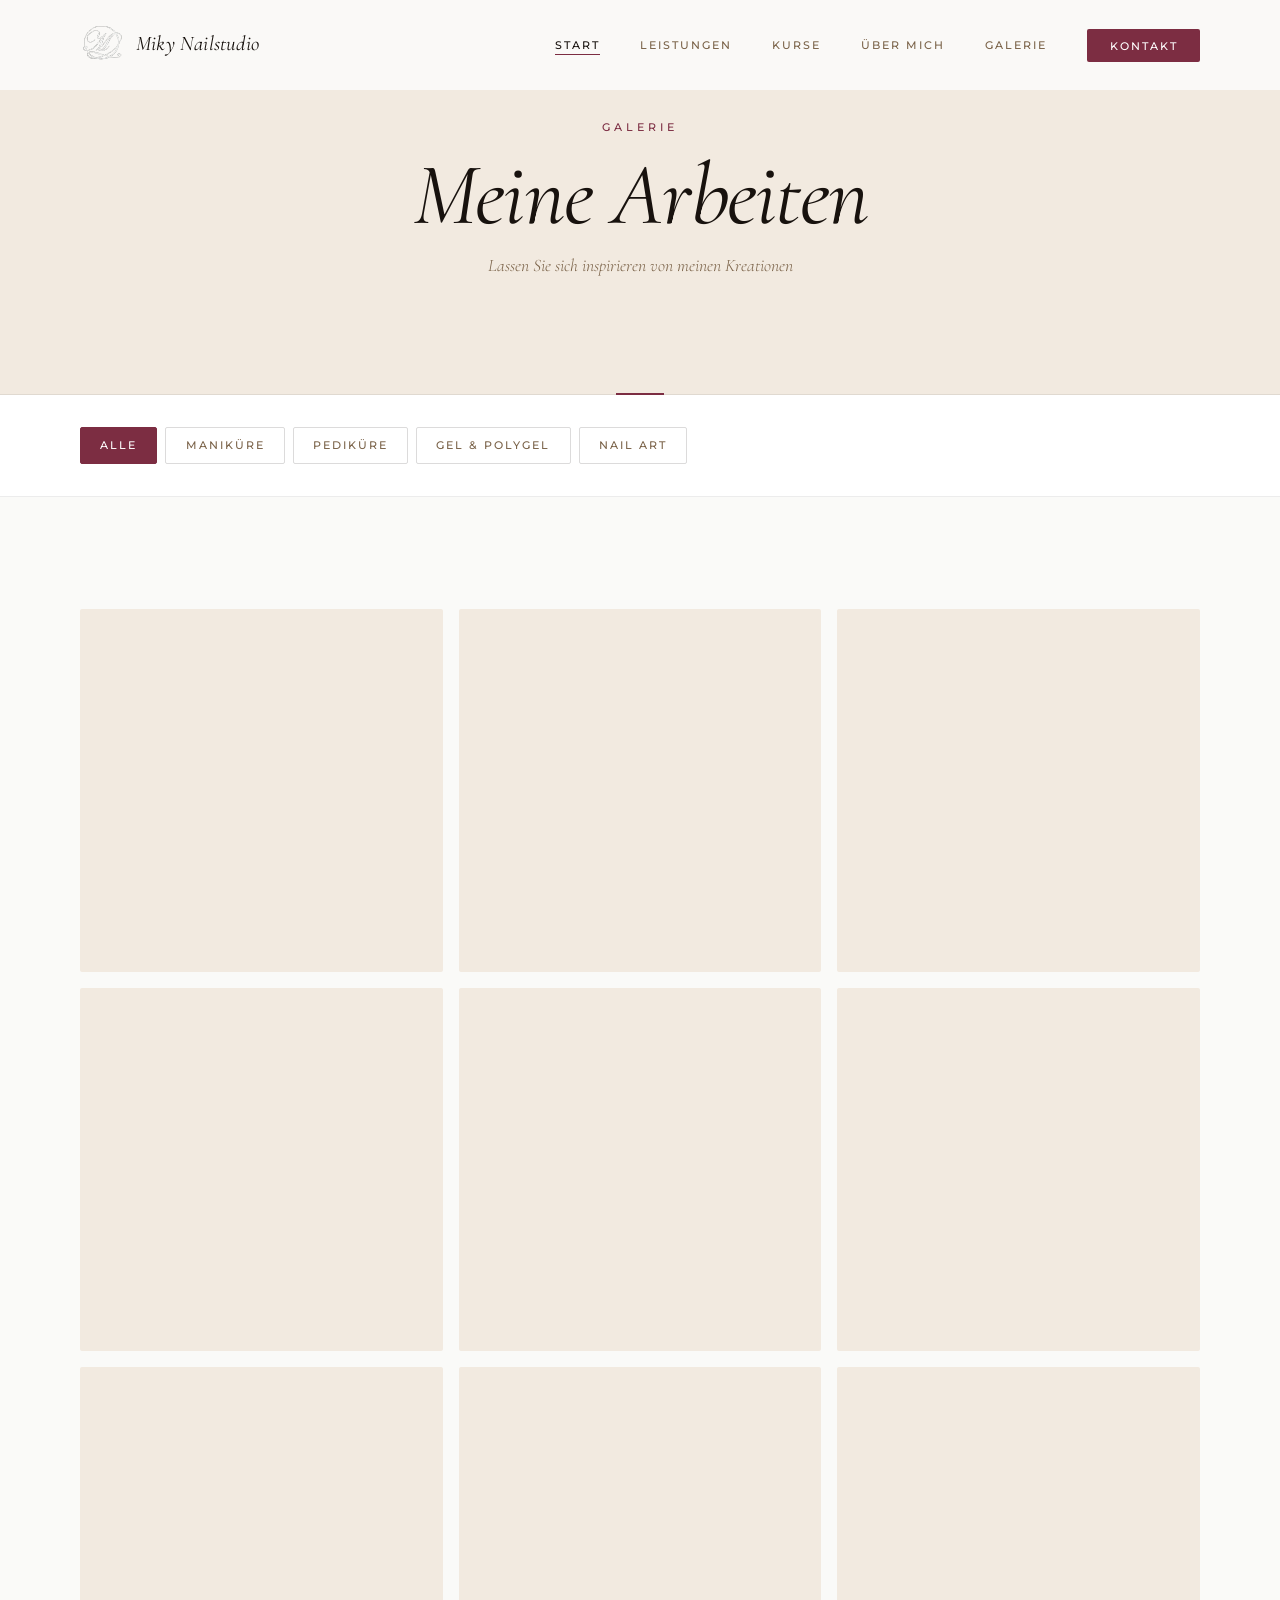
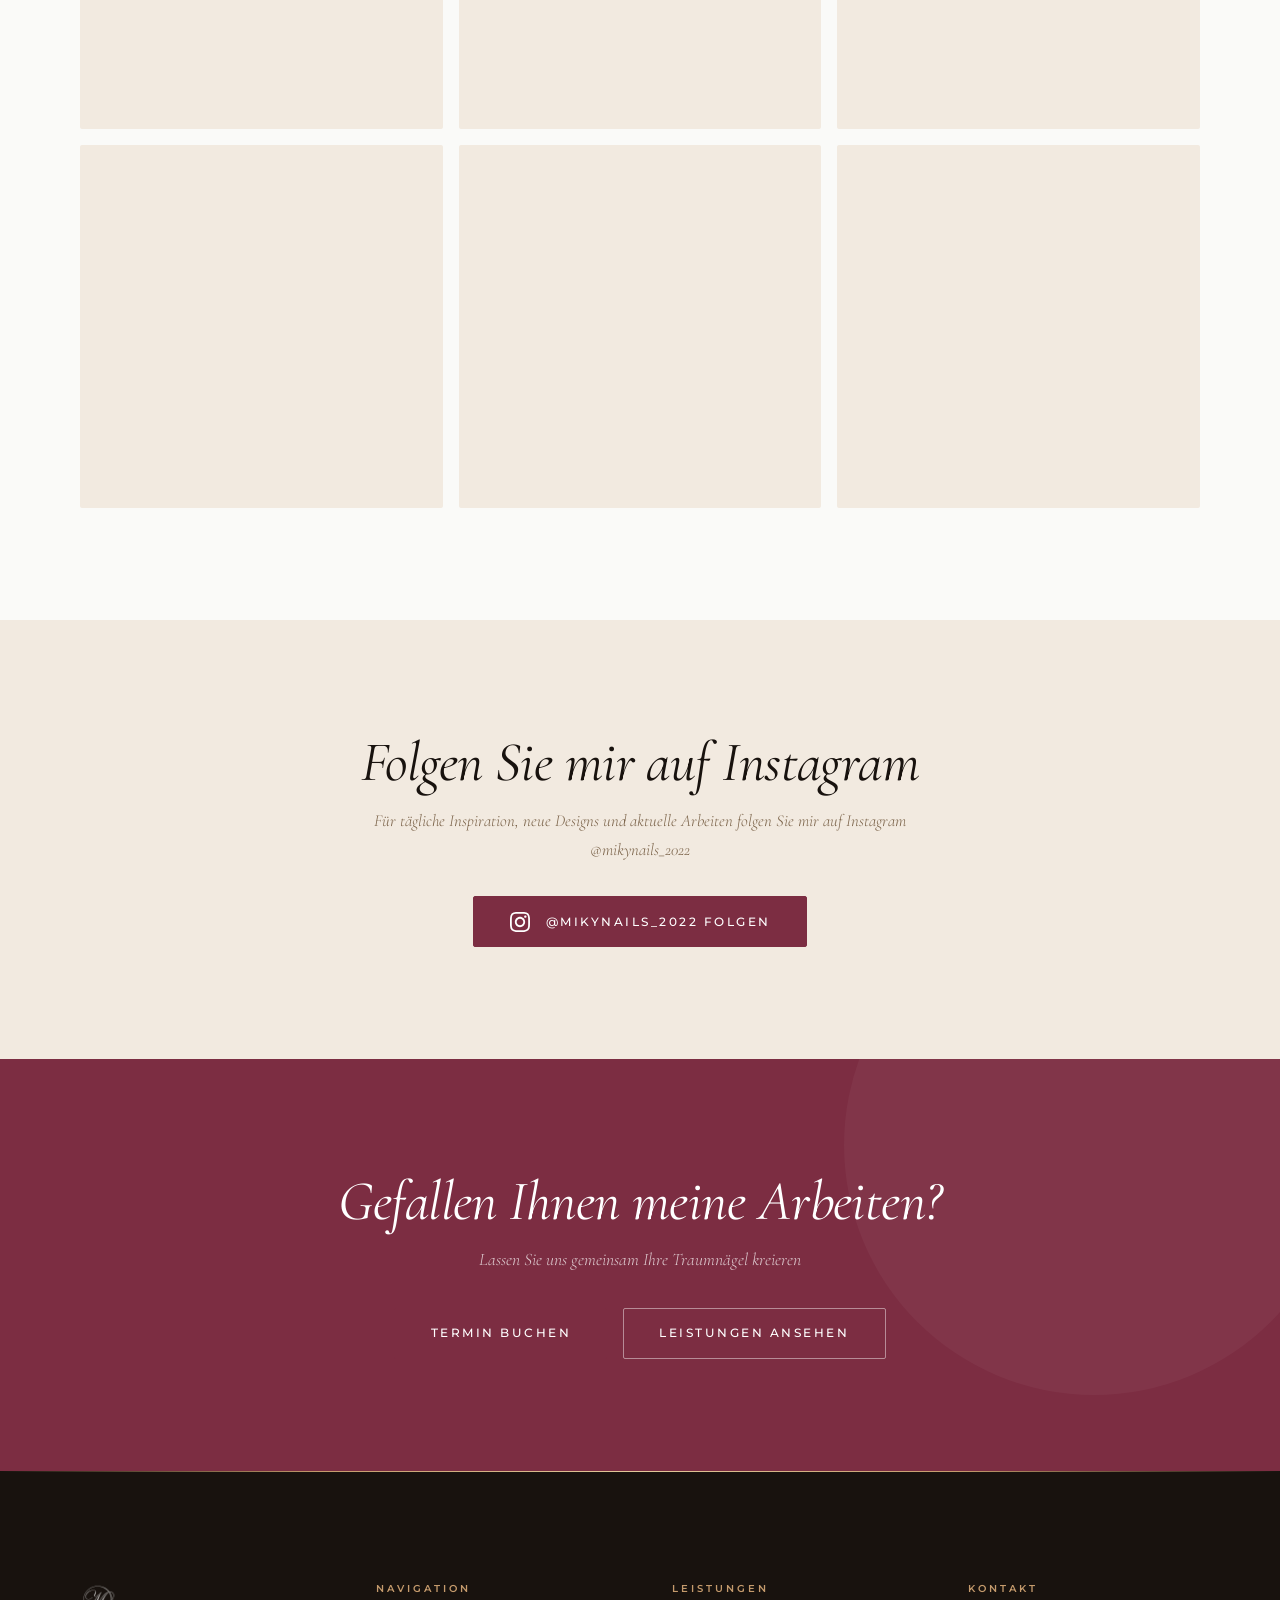
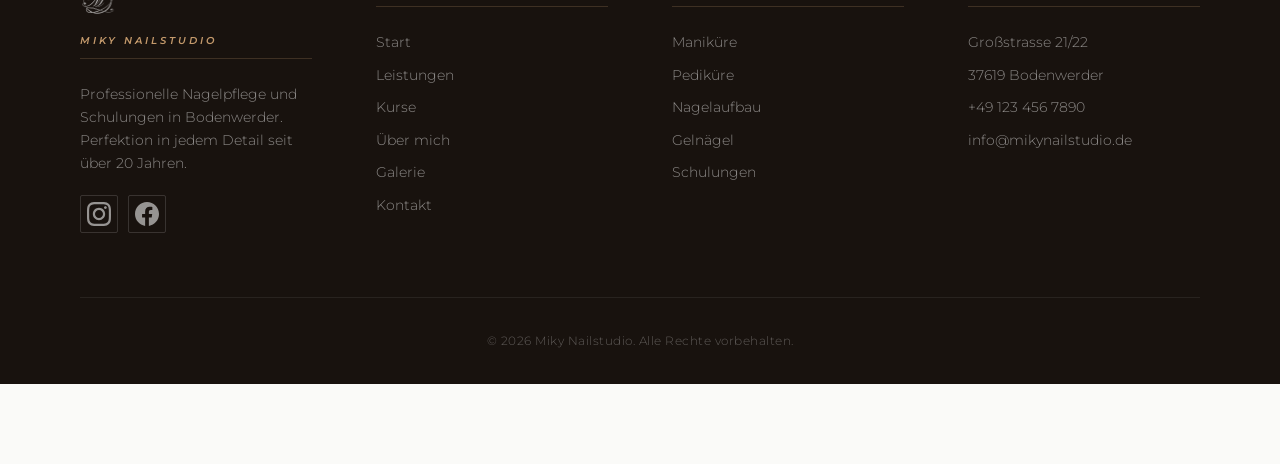
<file: galerie.html>
<!DOCTYPE html>
<html lang="de">
<head>
    <meta charset="UTF-8">
    <meta name="viewport" content="width=device-width, initial-scale=1.0">
    <meta name="description" content="Galerie von Miky Nailstudio Bodenwerder – Maniküre, Pediküre, Gel-Nägel und Nail Art von Mihaela Gorceag.">
    <title>Galerie | Miky Nailstudio Bodenwerder</title>

    <!-- Open Graph -->
    <meta property="og:type"        content="website">
    <meta property="og:locale"      content="de_DE">
    <meta property="og:site_name"   content="Miky Nailstudio">
    <meta property="og:url"         content="https://mikynailstudio.de/galerie.html">
    <meta property="og:title"       content="Galerie | Miky Nailstudio Bodenwerder">
    <meta property="og:description" content="Inspirierende Nageldesigns und Arbeiten von Miky Nailstudio – Maniküre, Gel-Nägel und Nail Art.">
    <meta property="og:image"       content="https://mikynailstudio.de/images/hero.webp">
    <meta property="og:image:alt"   content="Professionelle Nagelpflege bei Miky Nailstudio Bodenwerder">

    <link rel="stylesheet" href="style.css">
    
    <!-- Premium Google Fonts -->
    <link rel="preconnect" href="https://fonts.googleapis.com">
    <link rel="preconnect" href="https://fonts.gstatic.com" crossorigin>
    <link href="https://fonts.googleapis.com/css2?family=Cormorant+Garamond:ital,wght@0,300;0,400;0,500;0,600;1,400;1,500&family=Montserrat:wght@300;400;500;600;700&family=Italiana&display=swap" rel="stylesheet">
</head>
<body>
<!-- Navigation -->
<nav class="navbar">
  <div class="container">
    <!-- CHANGE: Brand als SVG-Logo + Wortmarke -->
    <!-- WHY: SVG ist scharf auf allen Auflösungen und wirkt premium im Header -->
    <a href="index.html" class="brand" aria-label="Miky Nailstudio – Startseite">
      <img
        src="images/logo.svg"
        alt="Miky Nailstudio Logo"
        class="brand-logo"
        width="200"
        height="52"
        decoding="async"
        fetchpriority="high"
      >
      <span class="brand-wordmark">Miky Nailstudio</span>
    </a>


            <!-- Mobile Menu Toggle -->
            <button class="mobile-menu-toggle" aria-label="Menü öffnen">
                <span></span>
                <span></span>
                <span></span>
            </button>

            <!-- Navigation Menu -->
            <ul class="nav-menu">
                <li><a href="index.html" class="active">Start</a></li>
                <li><a href="leistungen.html">Leistungen</a></li>
                <li><a href="kurse.html">Kurse</a></li>
                <li><a href="ueber-mich.html">Über mich</a></li>
                <li><a href="galerie.html">Galerie</a></li>
                <li><a href="kontakt.html" class="cta-nav">Kontakt</a></li>
            </ul>
        </div>
    </nav>

    <!-- Page Header -->
    <section class="page-header">
        <div class="container">
            <span class="section-label">Galerie</span>
            <h1>Meine Arbeiten</h1>
            <p>Lassen Sie sich inspirieren von meinen Kreationen</p>
        </div>
    </section>

    <!-- Gallery Filter -->
    <section class="gallery-filter">
        <div class="container">
            <div class="filter-buttons">
                <button class="filter-btn active" data-filter="all">Alle</button>
                <button class="filter-btn" data-filter="manikuere">Maniküre</button>
                <button class="filter-btn" data-filter="pediküre">Pediküre</button>
                <button class="filter-btn" data-filter="gel">Gel & Polygel</button>
                <button class="filter-btn" data-filter="design">Nail Art</button>
            </div>
        </div>
    </section>

    <!-- Gallery Grid -->
    <section class="gallery-section">
        <div class="container">
            <div class="gallery-grid">
                <!-- Gallery items will be dynamically loaded -->
                <div class="gallery-item" data-category="manikuere">
                    <div class="gallery-placeholder"></div>
                    <div class="gallery-overlay">
                        <p>Klassische Maniküre</p>
                    </div>
                </div>
                <div class="gallery-item" data-category="gel">
                    <div class="gallery-placeholder"></div>
                    <div class="gallery-overlay">
                        <p>Polygel Aufbau</p>
                    </div>
                </div>
                <div class="gallery-item" data-category="design">
                    <div class="gallery-placeholder"></div>
                    <div class="gallery-overlay">
                        <p>French mit Glitzer</p>
                    </div>
                </div>
                <div class="gallery-item" data-category="manikuere">
                    <div class="gallery-placeholder"></div>
                    <div class="gallery-overlay">
                        <p>Natürliche Eleganz</p>
                    </div>
                </div>
                <div class="gallery-item" data-category="pediküre">
                    <div class="gallery-placeholder"></div>
                    <div class="gallery-overlay">
                        <p>Sommerliche Pediküre</p>
                    </div>
                </div>
                <div class="gallery-item" data-category="gel">
                    <div class="gallery-placeholder"></div>
                    <div class="gallery-overlay">
                        <p>Gel-Nägel</p>
                    </div>
                </div>
                <div class="gallery-item" data-category="design">
                    <div class="gallery-placeholder"></div>
                    <div class="gallery-overlay">
                        <p>Nail Art Design</p>
                    </div>
                </div>
                <div class="gallery-item" data-category="manikuere">
                    <div class="gallery-placeholder"></div>
                    <div class="gallery-overlay">
                        <p>Business Look</p>
                    </div>
                </div>
                <div class="gallery-item" data-category="design">
                    <div class="gallery-placeholder"></div>
                    <div class="gallery-overlay">
                        <p>Ombré-Effekt</p>
                    </div>
                </div>
                <div class="gallery-item" data-category="gel">
                    <div class="gallery-placeholder"></div>
                    <div class="gallery-overlay">
                        <p>Natürlicher Aufbau</p>
                    </div>
                </div>
                <div class="gallery-item" data-category="pediküre">
                    <div class="gallery-placeholder"></div>
                    <div class="gallery-overlay">
                        <p>Pediküre mit French</p>
                    </div>
                </div>
                <div class="gallery-item" data-category="design">
                    <div class="gallery-placeholder"></div>
                    <div class="gallery-overlay">
                        <p>Geometrisches Design</p>
                    </div>
                </div>
            </div>
        </div>
    </section>

    <!-- Instagram CTA -->
    <section class="instagram-cta">
        <div class="container">
            <div class="instagram-content">
                <h2>Folgen Sie mir auf Instagram</h2>
                <p>Für tägliche Inspiration, neue Designs und aktuelle Arbeiten folgen Sie mir auf Instagram @mikynails_2022</p>
                <a href="https://www.instagram.com/mikynails_2022/" target="_blank" class="btn btn-primary">
                    <svg width="20" height="20" viewBox="0 0 24 24" fill="currentColor" style="margin-right: 8px;">
                        <path d="M12 2.163c3.204 0 3.584.012 4.85.07 3.252.148 4.771 1.691 4.919 4.919.058 1.265.069 1.645.069 4.849 0 3.205-.012 3.584-.069 4.849-.149 3.225-1.664 4.771-4.919 4.919-1.266.058-1.644.07-4.85.07-3.204 0-3.584-.012-4.849-.07-3.26-.149-4.771-1.699-4.919-4.92-.058-1.265-.07-1.644-.07-4.849 0-3.204.013-3.583.07-4.849.149-3.227 1.664-4.771 4.919-4.919 1.266-.057 1.645-.069 4.849-.069zm0-2.163c-3.259 0-3.667.014-4.947.072-4.358.2-6.78 2.618-6.98 6.98-.059 1.281-.073 1.689-.073 4.948 0 3.259.014 3.668.072 4.948.2 4.358 2.618 6.78 6.98 6.98 1.281.058 1.689.072 4.948.072 3.259 0 3.668-.014 4.948-.072 4.354-.2 6.782-2.618 6.979-6.98.059-1.28.073-1.689.073-4.948 0-3.259-.014-3.667-.072-4.947-.196-4.354-2.617-6.78-6.979-6.98-1.281-.059-1.69-.073-4.949-.073zm0 5.838c-3.403 0-6.162 2.759-6.162 6.162s2.759 6.163 6.162 6.163 6.162-2.759 6.162-6.163c0-3.403-2.759-6.162-6.162-6.162zm0 10.162c-2.209 0-4-1.79-4-4 0-2.209 1.791-4 4-4s4 1.791 4 4c0 2.21-1.791 4-4 4zm6.406-11.845c-.796 0-1.441.645-1.441 1.44s.645 1.44 1.441 1.44c.795 0 1.439-.645 1.439-1.44s-.644-1.44-1.439-1.44z"/>
                    </svg>
                    @mikynails_2022 folgen
                </a>
            </div>
        </div>
    </section>

    <!-- CTA Section -->
    <section class="cta-section">
        <div class="container">
            <div class="cta-content">
                <h2>Gefallen Ihnen meine Arbeiten?</h2>
                <p>Lassen Sie uns gemeinsam Ihre Traumnägel kreieren</p>
                <div class="cta-buttons">
                    <a href="kontakt.html" class="btn btn-primary">Termin buchen</a>
                    <a href="leistungen.html" class="btn btn-outline-light">Leistungen ansehen</a>
                </div>
            </div>
        </div>
    </section>

<!-- Footer - Improved Premium Design with Logo -->
<footer class="footer">
    <div class="container">
        <div class="footer-grid">
            <!-- Brand Section with Logo -->
            <div class="footer-col">
                <a href="index.html" class="footer-brand" aria-label="Miky Nailstudio">
                    <img
                        src="images/logo.svg"
                        alt="Miky Nailstudio Logo"
                        class="footer-logo"
                        width="150"
                        height="39"
                        decoding="async"
                    >
                </a>
                <h4 class="footer-brand-title">Miky Nailstudio</h4>
                <p>Professionelle Nagelpflege und Schulungen in Bodenwerder. Perfektion in jedem Detail seit über 20 Jahren.</p>

                <div class="social-links">
                    <a href="https://www.instagram.com/mikynails_2022/" target="_blank" rel="noopener" aria-label="Instagram">
                        <svg width="24" height="24" viewBox="0 0 24 24" fill="currentColor">
                            <path d="M12 2.163c3.204 0 3.584.012 4.85.07 3.252.148 4.771 1.691 4.919 4.919.058 1.265.069 1.645.069 4.849 0 3.205-.012 3.584-.069 4.849-.149 3.225-1.664 4.771-4.919 4.919-1.266.058-1.644.07-4.85.07-3.204 0-3.584-.012-4.849-.07-3.26-.149-4.771-1.699-4.919-4.92-.058-1.265-.07-1.644-.07-4.849 0-3.204.013-3.583.07-4.849.149-3.227 1.664-4.771 4.919-4.919 1.266-.057 1.645-.069 4.849-.069zm0-2.163c-3.259 0-3.667.014-4.947.072-4.358.2-6.78 2.618-6.98 6.98-.059 1.281-.073 1.689-.073 4.948 0 3.259.014 3.668.072 4.948.2 4.358 2.618 6.78 6.98 6.98 1.281.058 1.689.072 4.948.072 3.259 0 3.668-.014 4.948-.072 4.354-.2 6.782-2.618 6.979-6.98.059-1.28.073-1.689.073-4.948 0-3.259-.014-3.667-.072-4.947-.196-4.354-2.617-6.78-6.979-6.98-1.281-.059-1.69-.073-4.949-.073zm0 5.838c-3.403 0-6.162 2.759-6.162 6.162s2.759 6.163 6.162 6.163 6.162-2.759 6.162-6.163c0-3.403-2.759-6.162-6.162-6.162zm0 10.162c-2.209 0-4-1.79-4-4 0-2.209 1.791-4 4-4s4 1.791 4 4c0 2.21-1.791 4-4 4zm6.406-11.845c-.796 0-1.441.645-1.441 1.44s.645 1.44 1.441 1.44c.795 0 1.439-.645 1.439-1.44s-.644-1.44-1.439-1.44z"/>
                        </svg>
                    </a>
                    <a href="https://www.facebook.com/mikynailstudio" target="_blank" rel="noopener" aria-label="Facebook">
                        <svg width="24" height="24" viewBox="0 0 24 24" fill="currentColor">
                            <path d="M24 12.073c0-6.627-5.373-12-12-12s-12 5.373-12 12c0 5.99 4.388 10.954 10.125 11.854v-8.385H7.078v-3.47h3.047V9.43c0-3.007 1.792-4.669 4.533-4.669 1.312 0 2.686.235 2.686.235v2.953H15.83c-1.491 0-1.956.925-1.956 1.874v2.25h3.328l-.532 3.47h-2.796v8.385C19.612 23.027 24 18.062 24 12.073z"/>
                        </svg>
                    </a>
                </div>
            </div>

            <!-- Navigation Links -->
            <div class="footer-col">
                <h4>Navigation</h4>
                <ul>
                    <li><a href="index.html">Start</a></li>
                    <li><a href="leistungen.html">Leistungen</a></li>
                    <li><a href="kurse.html">Kurse</a></li>
                    <li><a href="ueber-mich.html">Über mich</a></li>
                    <li><a href="galerie.html">Galerie</a></li>
                    <li><a href="kontakt.html">Kontakt</a></li>
                </ul>
            </div>

            <!-- Services Links -->
            <div class="footer-col">
                <h4>Leistungen</h4>
                <ul>
                    <li><a href="leistungen.html#manikuere">Maniküre</a></li>
                    <li><a href="leistungen.html#pediküre">Pediküre</a></li>
                    <li><a href="leistungen.html#nagelaufbau">Nagelaufbau</a></li>
                    <li><a href="leistungen.html#gelnägel">Gelnägel</a></li>
                    <li><a href="kurse.html">Schulungen</a></li>
                </ul>
            </div>

            <!-- Contact Info -->
            <div class="footer-col">
                <h4>Kontakt</h4>
                <ul>
                    <li>Großstrasse 21/22</li>
                    <li>37619 Bodenwerder</li>
                    <li><a href="tel:+491234567890">+49 123 456 7890</a></li>
                    <li><a href="mailto:info@mikynailstudio.de">info@mikynailstudio.de</a></li>
                </ul>
            </div>
        </div>

        <div class="footer-bottom">
            <p>&copy; 2026 Miky Nailstudio. Alle Rechte vorbehalten.</p>
        </div>
    </div>
</footer>

    <script src="script.js"></script>
</body>
</html>
</file>
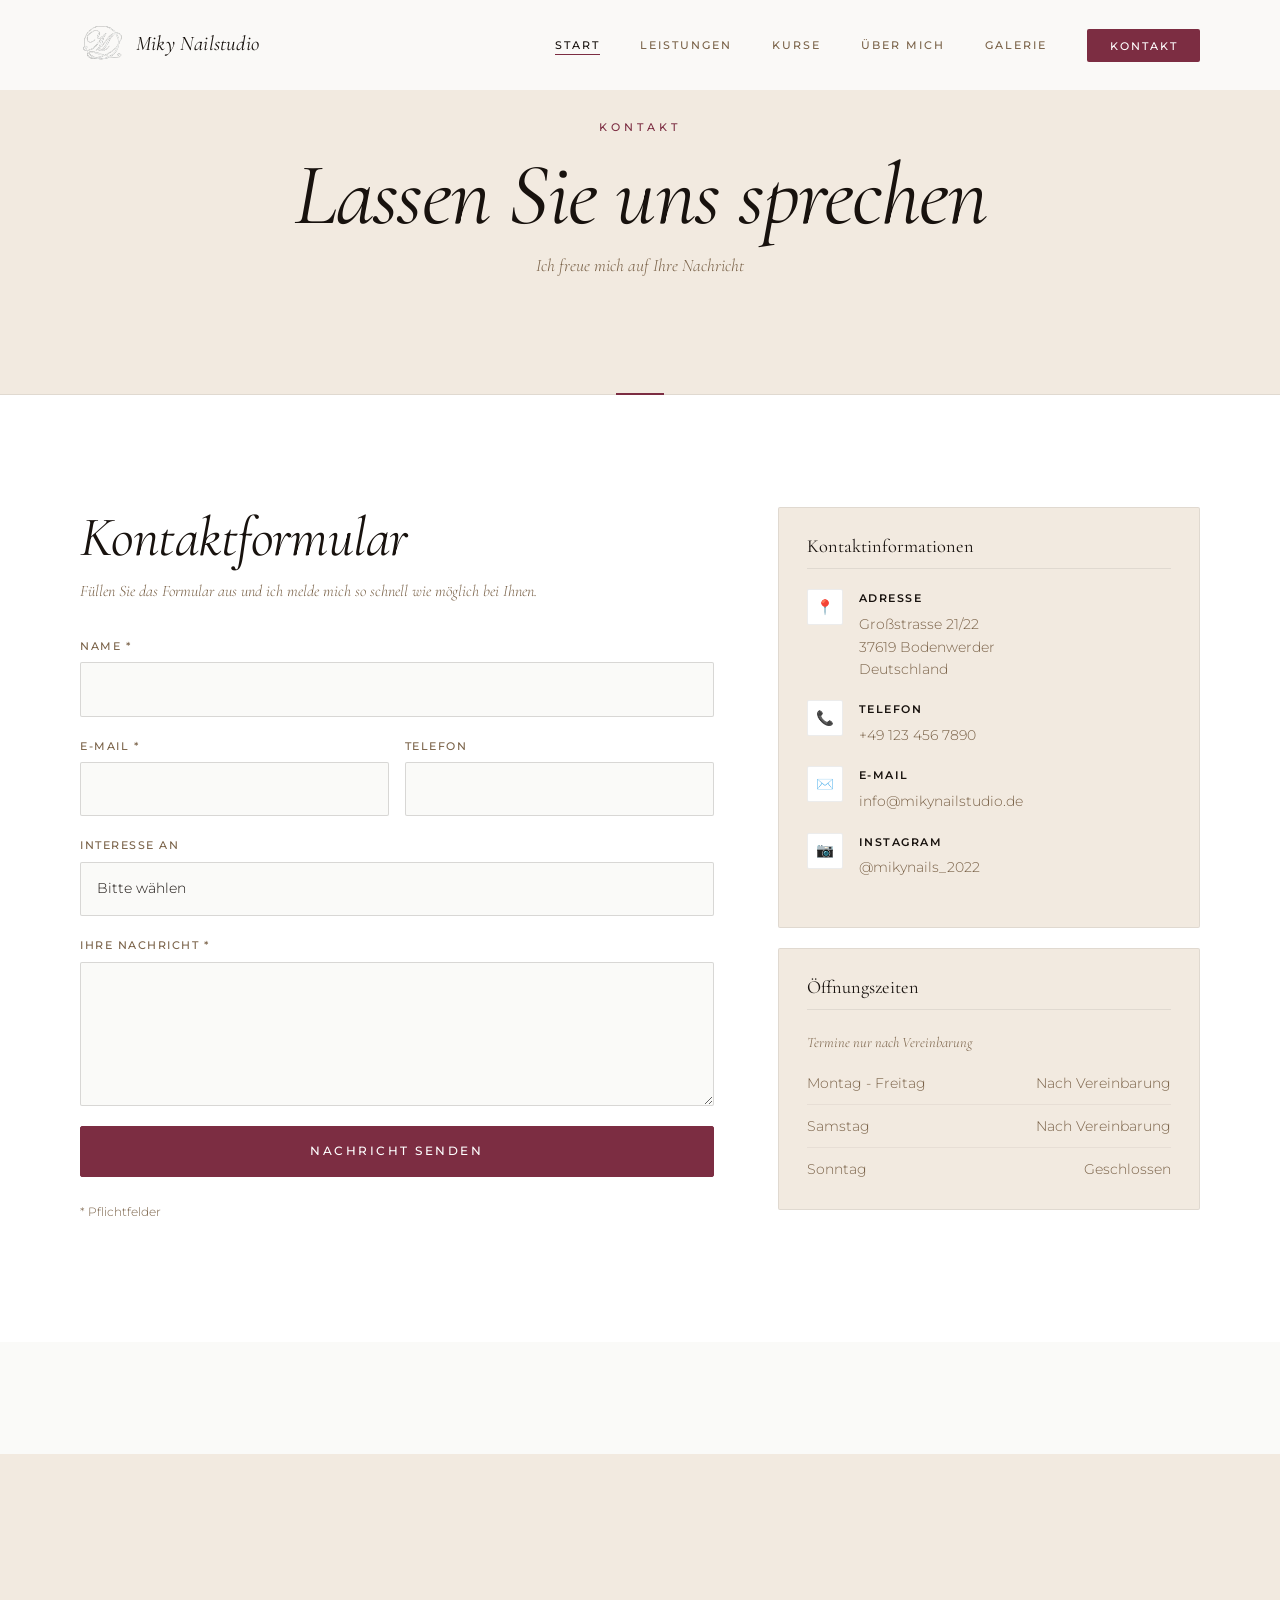
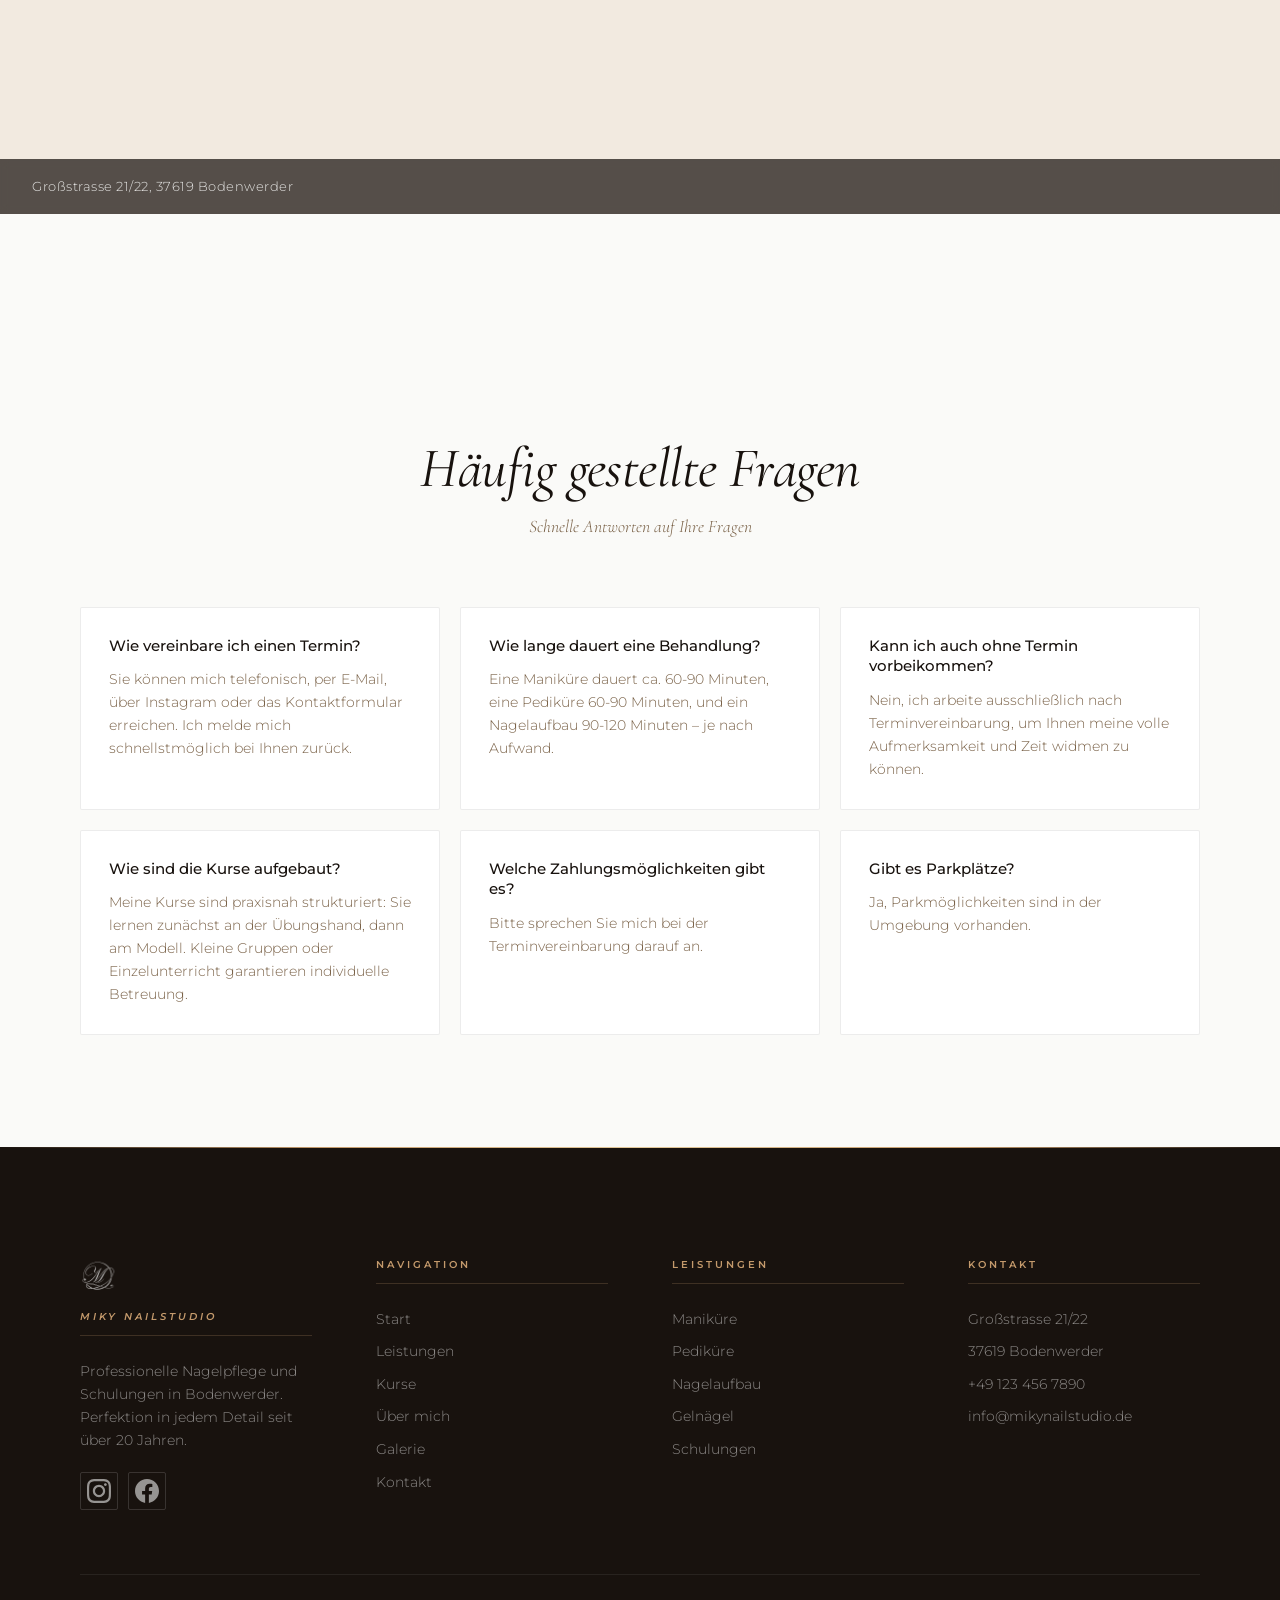
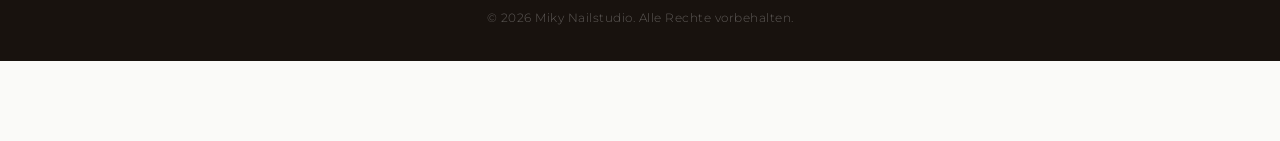
<file: kontakt.html>
<!DOCTYPE html>
<html lang="de">
<head>
    <meta charset="UTF-8">
    <meta name="viewport" content="width=device-width, initial-scale=1.0">
    <meta name="description" content="Termin bei Miky Nailstudio in Bodenwerder anfragen. Großstrasse 21/22, 37619 Bodenwerder. Nagelpflege und Schulungen nach Vereinbarung.">
    <title>Termin & Kontakt | Miky Nailstudio Bodenwerder</title>

    <!-- Open Graph -->
    <meta property="og:type"        content="website">
    <meta property="og:locale"      content="de_DE">
    <meta property="og:site_name"   content="Miky Nailstudio">
    <meta property="og:url"         content="https://mikynailstudio.de/kontakt.html">
    <meta property="og:title"       content="Termin & Kontakt | Miky Nailstudio Bodenwerder">
    <meta property="og:description" content="Termin vereinbaren bei Miky Nailstudio in Bodenwerder. Großstrasse 21/22, 37619 Bodenwerder.">
    <meta property="og:image"       content="https://mikynailstudio.de/images/hero.webp">
    <meta property="og:image:alt"   content="Professionelle Nagelpflege bei Miky Nailstudio Bodenwerder">

    <link rel="stylesheet" href="style.css">
    
    <!-- Premium Google Fonts -->
    <link rel="preconnect" href="https://fonts.googleapis.com">
    <link rel="preconnect" href="https://fonts.gstatic.com" crossorigin>
    <link href="https://fonts.googleapis.com/css2?family=Cormorant+Garamond:ital,wght@0,300;0,400;0,500;0,600;1,400;1,500&family=Montserrat:wght@300;400;500;600;700&family=Italiana&display=swap" rel="stylesheet">
</head>
<body>
<!-- Navigation -->
<nav class="navbar">
  <div class="container">
    <!-- CHANGE: Brand als SVG-Logo + Wortmarke -->
    <!-- WHY: SVG ist scharf auf allen Auflösungen und wirkt premium im Header -->
    <a href="index.html" class="brand" aria-label="Miky Nailstudio – Startseite">
      <img
        src="images/logo.svg"
        alt="Miky Nailstudio Logo"
        class="brand-logo"
        width="200"
        height="52"
        decoding="async"
        fetchpriority="high"
      >
      <span class="brand-wordmark">Miky Nailstudio</span>
    </a>


            <!-- Mobile Menu Toggle -->
            <button class="mobile-menu-toggle" aria-label="Menü öffnen">
                <span></span>
                <span></span>
                <span></span>
            </button>

            <!-- Navigation Menu -->
            <ul class="nav-menu">
                <li><a href="index.html" class="active">Start</a></li>
                <li><a href="leistungen.html">Leistungen</a></li>
                <li><a href="kurse.html">Kurse</a></li>
                <li><a href="ueber-mich.html">Über mich</a></li>
                <li><a href="galerie.html">Galerie</a></li>
                <li><a href="kontakt.html" class="cta-nav">Kontakt</a></li>
            </ul>
        </div>
    </nav>

    <!-- Page Header -->
    <section class="page-header">
        <div class="container">
            <span class="section-label">Kontakt</span>
            <h1>Lassen Sie uns sprechen</h1>
            <p>Ich freue mich auf Ihre Nachricht</p>
        </div>
    </section>

    <!-- Contact Section -->
    <section class="contact-section">
        <div class="container">
            <div class="contact-grid">
                <!-- Contact Form -->
                <div class="contact-form-wrapper">
                    <h2>Kontaktformular</h2>
                    <p class="form-intro">Füllen Sie das Formular aus und ich melde mich so schnell wie möglich bei Ihnen.</p>
                    
                    <form class="contact-form" id="contactForm">
                        <div class="form-group">
                            <label for="name">Name *</label>
                            <input type="text" id="name" name="name" required>
                        </div>
                        
                        <div class="form-row">
                            <div class="form-group">
                                <label for="email">E-Mail *</label>
                                <input type="email" id="email" name="email" required>
                            </div>
                            <div class="form-group">
                                <label for="phone">Telefon</label>
                                <input type="tel" id="phone" name="phone">
                            </div>
                        </div>

                        <div class="form-group">
                            <label for="service">Interesse an</label>
                            <select id="service" name="service">
                                <option value="">Bitte wählen</option>
                                <option value="manikuere">Maniküre</option>
                                <option value="pediküre">Pediküre</option>
                                <option value="nagelaufbau">Nagelaufbau / Gel</option>
                                <option value="kurs">Kurs / Schulung</option>
                                <option value="beratung">Beratung</option>
                                <option value="sonstiges">Sonstiges</option>
                            </select>
                        </div>

                        <div class="form-group">
                            <label for="message">Ihre Nachricht *</label>
                            <textarea id="message" name="message" rows="5" required></textarea>
                        </div>

                        <button type="submit" class="btn btn-primary">Nachricht senden</button>
                        <p class="form-note">* Pflichtfelder</p>
                    </form>
                </div>

                <!-- Contact Info -->
                <div class="contact-info-wrapper">
                    <div class="contact-info-card">
                        <h3>Kontaktinformationen</h3>
                        
                        <div class="info-item">
                            <div class="info-icon">📍</div>
                            <div>
                                <strong>Adresse</strong>
                                <p>Großstrasse 21/22<br>37619 Bodenwerder<br>Deutschland</p>
                            </div>
                        </div>

                        <div class="info-item">
                            <div class="info-icon">📞</div>
                            <div>
                                <strong>Telefon</strong>
                                <p><a href="tel:+491234567890">+49 123 456 7890</a></p>
                            </div>
                        </div>

                        <div class="info-item">
                            <div class="info-icon">✉️</div>
                            <div>
                                <strong>E-Mail</strong>
                                <p><a href="mailto:info@mikynailstudio.de">info@mikynailstudio.de</a></p>
                            </div>
                        </div>

                        <div class="info-item">
                            <div class="info-icon">📷</div>
                            <div>
                                <strong>Instagram</strong>
                                <p><a href="https://www.instagram.com/mikynails_2022/" target="_blank">@mikynails_2022</a></p>
                            </div>
                        </div>
                    </div>

                    <div class="hours-card">
                        <h3>Öffnungszeiten</h3>
                        <p class="hours-note">Termine nur nach Vereinbarung</p>
                        <div class="hours-list">
                            <div class="hours-item">
                                <span>Montag - Freitag</span>
                                <span>Nach Vereinbarung</span>
                            </div>
                            <div class="hours-item">
                                <span>Samstag</span>
                                <span>Nach Vereinbarung</span>
                            </div>
                            <div class="hours-item">
                                <span>Sonntag</span>
                                <span>Geschlossen</span>
                            </div>
                        </div>
                    </div>
                </div>
            </div>
        </div>
    </section>

    <!-- Map Section (Placeholder) -->
    <section class="map-section">
        <div class="map-placeholder">
            <div class="map-overlay">
                <p>Großstrasse 21/22, 37619 Bodenwerder</p>
            </div>
        </div>
    </section>

    <!-- FAQ Section -->
    <section class="faq-section">
        <div class="container">
            <div class="section-header">
                <h2>Häufig gestellte Fragen</h2>
                <p>Schnelle Antworten auf Ihre Fragen</p>
            </div>
            <div class="faq-grid">
                <div class="faq-item">
                    <h3>Wie vereinbare ich einen Termin?</h3>
                    <p>Sie können mich telefonisch, per E-Mail, über Instagram oder das Kontaktformular erreichen. Ich melde mich schnellstmöglich bei Ihnen zurück.</p>
                </div>
                <div class="faq-item">
                    <h3>Wie lange dauert eine Behandlung?</h3>
                    <p>Eine Maniküre dauert ca. 60-90 Minuten, eine Pediküre 60-90 Minuten, und ein Nagelaufbau 90-120 Minuten – je nach Aufwand.</p>
                </div>
                <div class="faq-item">
                    <h3>Kann ich auch ohne Termin vorbeikommen?</h3>
                    <p>Nein, ich arbeite ausschließlich nach Terminvereinbarung, um Ihnen meine volle Aufmerksamkeit und Zeit widmen zu können.</p>
                </div>
                <div class="faq-item">
                    <h3>Wie sind die Kurse aufgebaut?</h3>
                    <p>Meine Kurse sind praxisnah strukturiert: Sie lernen zunächst an der Übungshand, dann am Modell. Kleine Gruppen oder Einzelunterricht garantieren individuelle Betreuung.</p>
                </div>
                <div class="faq-item">
                    <h3>Welche Zahlungsmöglichkeiten gibt es?</h3>
                    <p>Bitte sprechen Sie mich bei der Terminvereinbarung darauf an.</p>
                </div>
                <div class="faq-item">
                    <h3>Gibt es Parkplätze?</h3>
                    <p>Ja, Parkmöglichkeiten sind in der Umgebung vorhanden.</p>
                </div>
            </div>
        </div>
    </section>

<!-- Footer - Improved Premium Design with Logo -->
<footer class="footer">
    <div class="container">
        <div class="footer-grid">
            <!-- Brand Section with Logo -->
            <div class="footer-col">
                <a href="index.html" class="footer-brand" aria-label="Miky Nailstudio">
                    <img
                        src="images/logo.svg"
                        alt="Miky Nailstudio Logo"
                        class="footer-logo"
                        width="150"
                        height="39"
                        decoding="async"
                    >
                </a>
                <h4 class="footer-brand-title">Miky Nailstudio</h4>
                <p>Professionelle Nagelpflege und Schulungen in Bodenwerder. Perfektion in jedem Detail seit über 20 Jahren.</p>

                <div class="social-links">
                    <a href="https://www.instagram.com/mikynails_2022/" target="_blank" rel="noopener" aria-label="Instagram">
                        <svg width="24" height="24" viewBox="0 0 24 24" fill="currentColor">
                            <path d="M12 2.163c3.204 0 3.584.012 4.85.07 3.252.148 4.771 1.691 4.919 4.919.058 1.265.069 1.645.069 4.849 0 3.205-.012 3.584-.069 4.849-.149 3.225-1.664 4.771-4.919 4.919-1.266.058-1.644.07-4.85.07-3.204 0-3.584-.012-4.849-.07-3.26-.149-4.771-1.699-4.919-4.92-.058-1.265-.07-1.644-.07-4.849 0-3.204.013-3.583.07-4.849.149-3.227 1.664-4.771 4.919-4.919 1.266-.057 1.645-.069 4.849-.069zm0-2.163c-3.259 0-3.667.014-4.947.072-4.358.2-6.78 2.618-6.98 6.98-.059 1.281-.073 1.689-.073 4.948 0 3.259.014 3.668.072 4.948.2 4.358 2.618 6.78 6.98 6.98 1.281.058 1.689.072 4.948.072 3.259 0 3.668-.014 4.948-.072 4.354-.2 6.782-2.618 6.979-6.98.059-1.28.073-1.689.073-4.948 0-3.259-.014-3.667-.072-4.947-.196-4.354-2.617-6.78-6.979-6.98-1.281-.059-1.69-.073-4.949-.073zm0 5.838c-3.403 0-6.162 2.759-6.162 6.162s2.759 6.163 6.162 6.163 6.162-2.759 6.162-6.163c0-3.403-2.759-6.162-6.162-6.162zm0 10.162c-2.209 0-4-1.79-4-4 0-2.209 1.791-4 4-4s4 1.791 4 4c0 2.21-1.791 4-4 4zm6.406-11.845c-.796 0-1.441.645-1.441 1.44s.645 1.44 1.441 1.44c.795 0 1.439-.645 1.439-1.44s-.644-1.44-1.439-1.44z"/>
                        </svg>
                    </a>
                    <a href="https://www.facebook.com/mikynailstudio" target="_blank" rel="noopener" aria-label="Facebook">
                        <svg width="24" height="24" viewBox="0 0 24 24" fill="currentColor">
                            <path d="M24 12.073c0-6.627-5.373-12-12-12s-12 5.373-12 12c0 5.99 4.388 10.954 10.125 11.854v-8.385H7.078v-3.47h3.047V9.43c0-3.007 1.792-4.669 4.533-4.669 1.312 0 2.686.235 2.686.235v2.953H15.83c-1.491 0-1.956.925-1.956 1.874v2.25h3.328l-.532 3.47h-2.796v8.385C19.612 23.027 24 18.062 24 12.073z"/>
                        </svg>
                    </a>
                </div>
            </div>

            <!-- Navigation Links -->
            <div class="footer-col">
                <h4>Navigation</h4>
                <ul>
                    <li><a href="index.html">Start</a></li>
                    <li><a href="leistungen.html">Leistungen</a></li>
                    <li><a href="kurse.html">Kurse</a></li>
                    <li><a href="ueber-mich.html">Über mich</a></li>
                    <li><a href="galerie.html">Galerie</a></li>
                    <li><a href="kontakt.html">Kontakt</a></li>
                </ul>
            </div>

            <!-- Services Links -->
            <div class="footer-col">
                <h4>Leistungen</h4>
                <ul>
                    <li><a href="leistungen.html#manikuere">Maniküre</a></li>
                    <li><a href="leistungen.html#pediküre">Pediküre</a></li>
                    <li><a href="leistungen.html#nagelaufbau">Nagelaufbau</a></li>
                    <li><a href="leistungen.html#gelnägel">Gelnägel</a></li>
                    <li><a href="kurse.html">Schulungen</a></li>
                </ul>
            </div>

            <!-- Contact Info -->
            <div class="footer-col">
                <h4>Kontakt</h4>
                <ul>
                    <li>Großstrasse 21/22</li>
                    <li>37619 Bodenwerder</li>
                    <li><a href="tel:+491234567890">+49 123 456 7890</a></li>
                    <li><a href="mailto:info@mikynailstudio.de">info@mikynailstudio.de</a></li>
                </ul>
            </div>
        </div>

        <div class="footer-bottom">
            <p>&copy; 2026 Miky Nailstudio. Alle Rechte vorbehalten.</p>
        </div>
    </div>
</footer>

    <script src="script.js"></script>
</body>
</html>
</file>
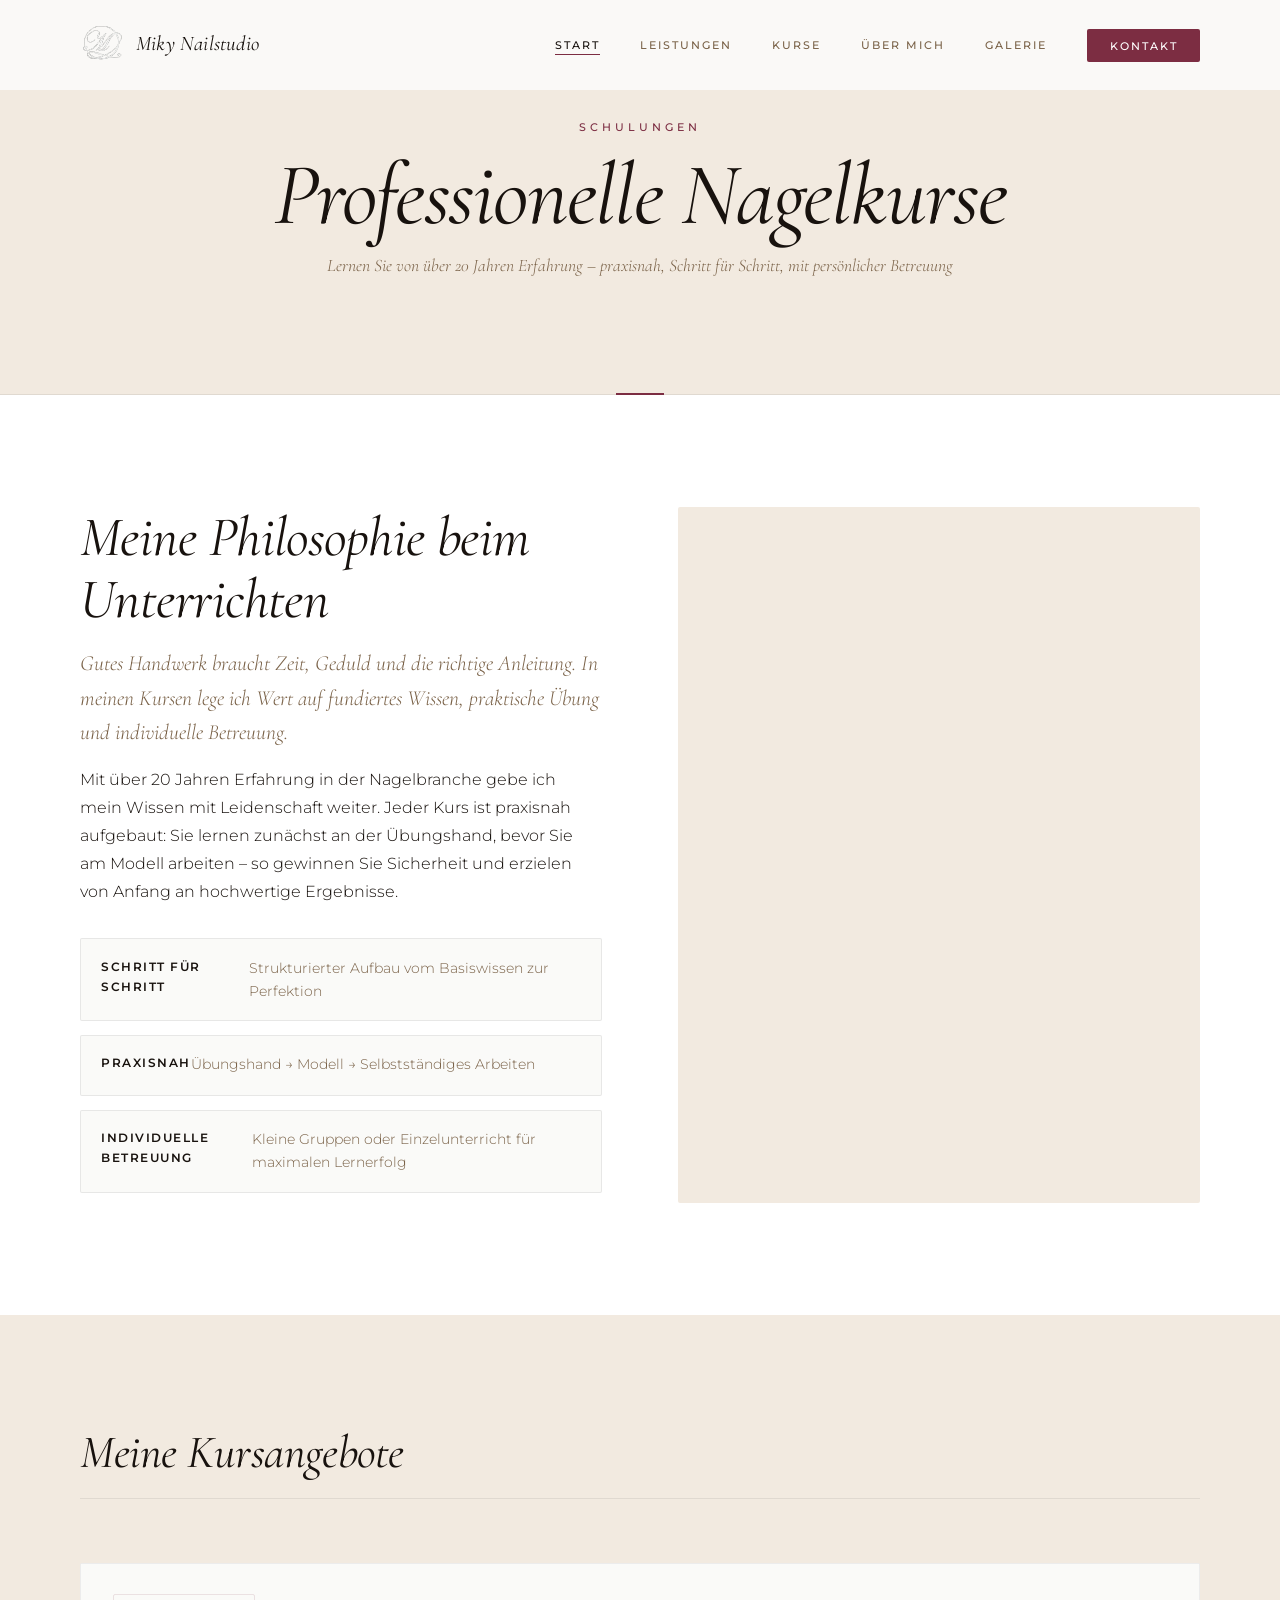
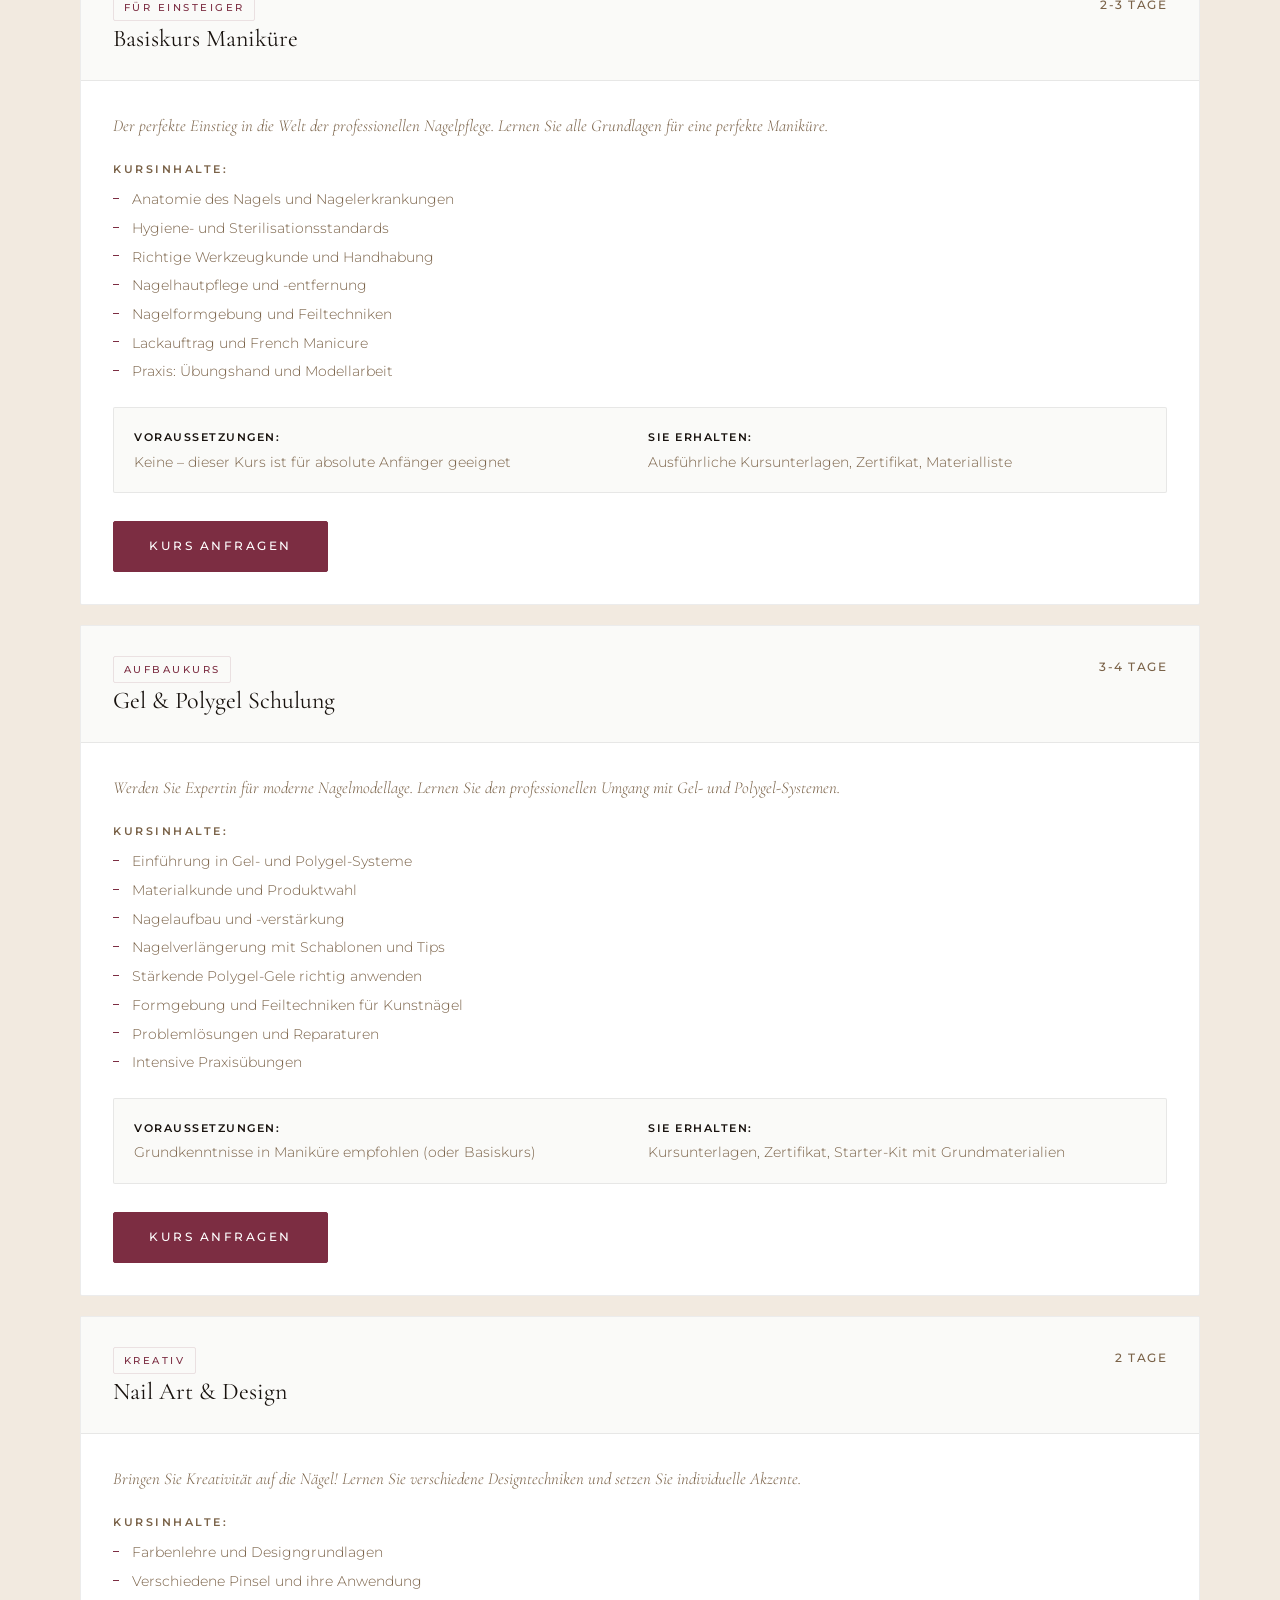
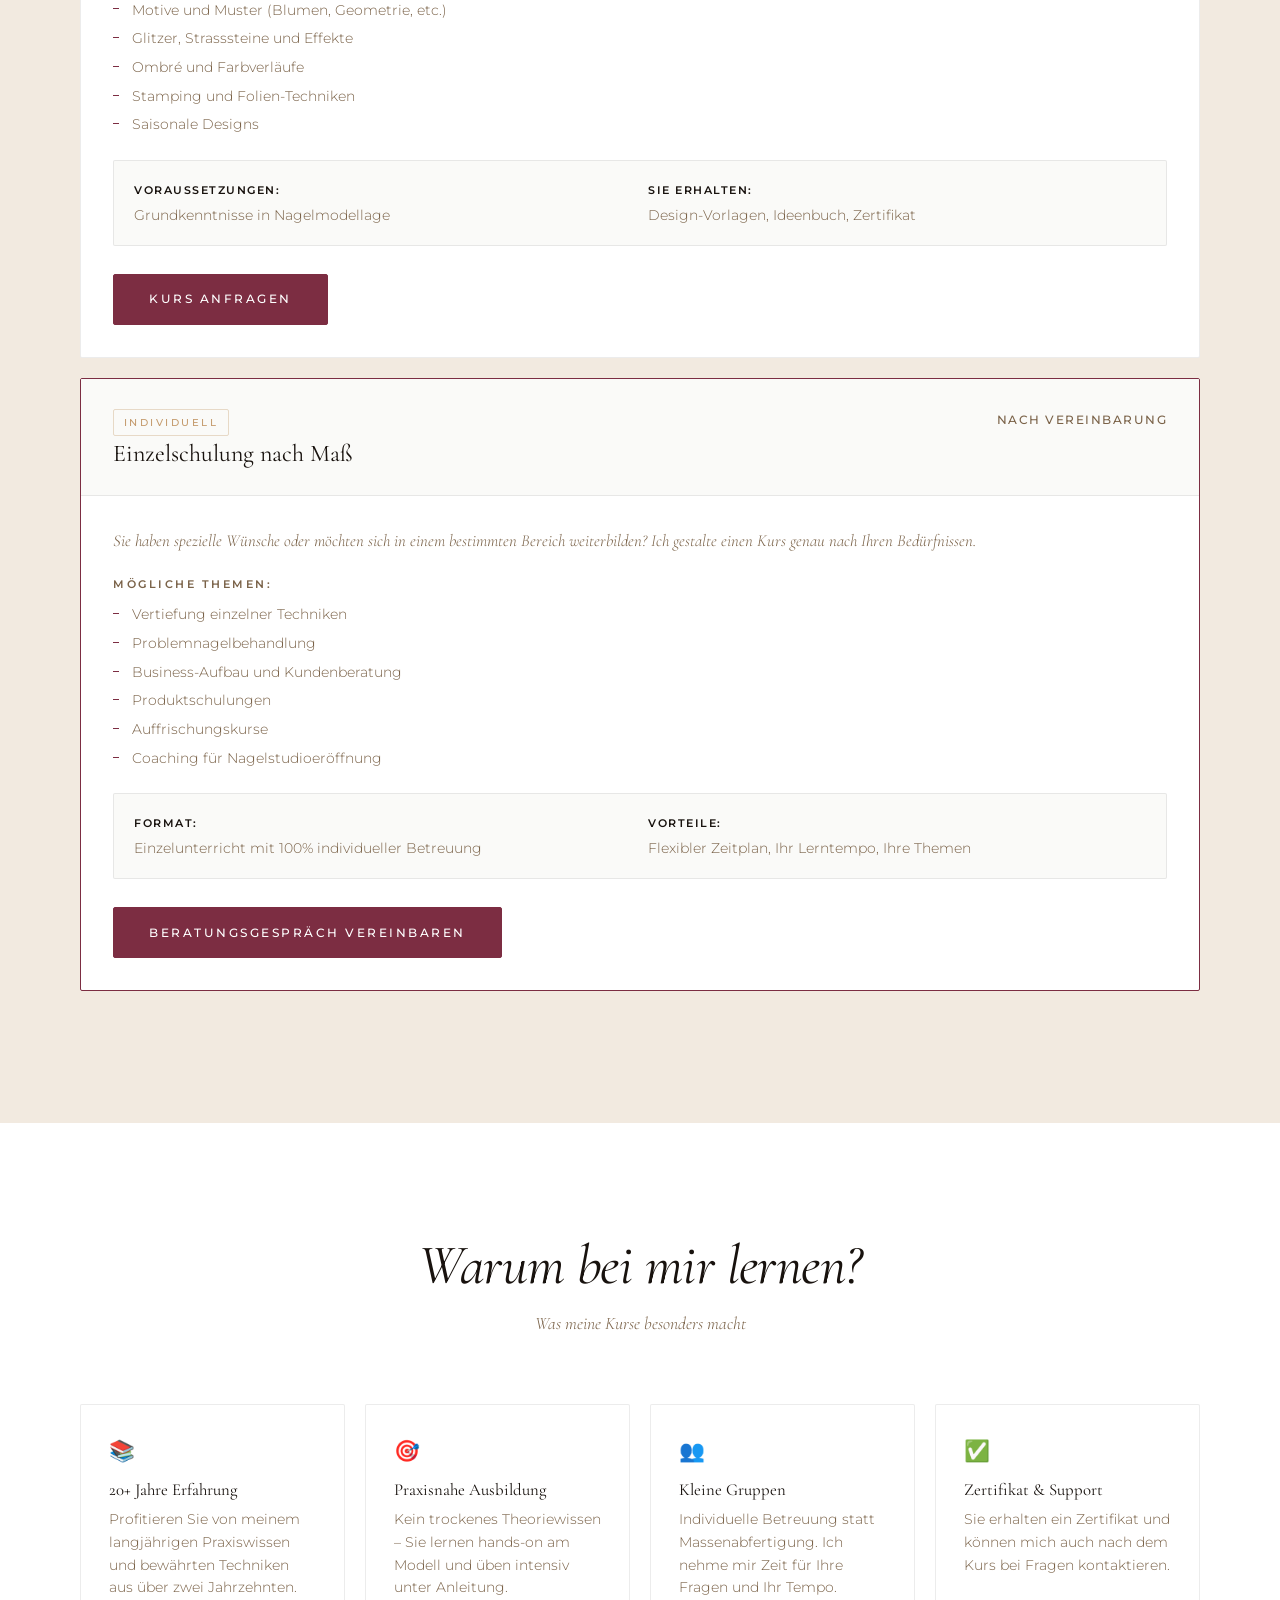
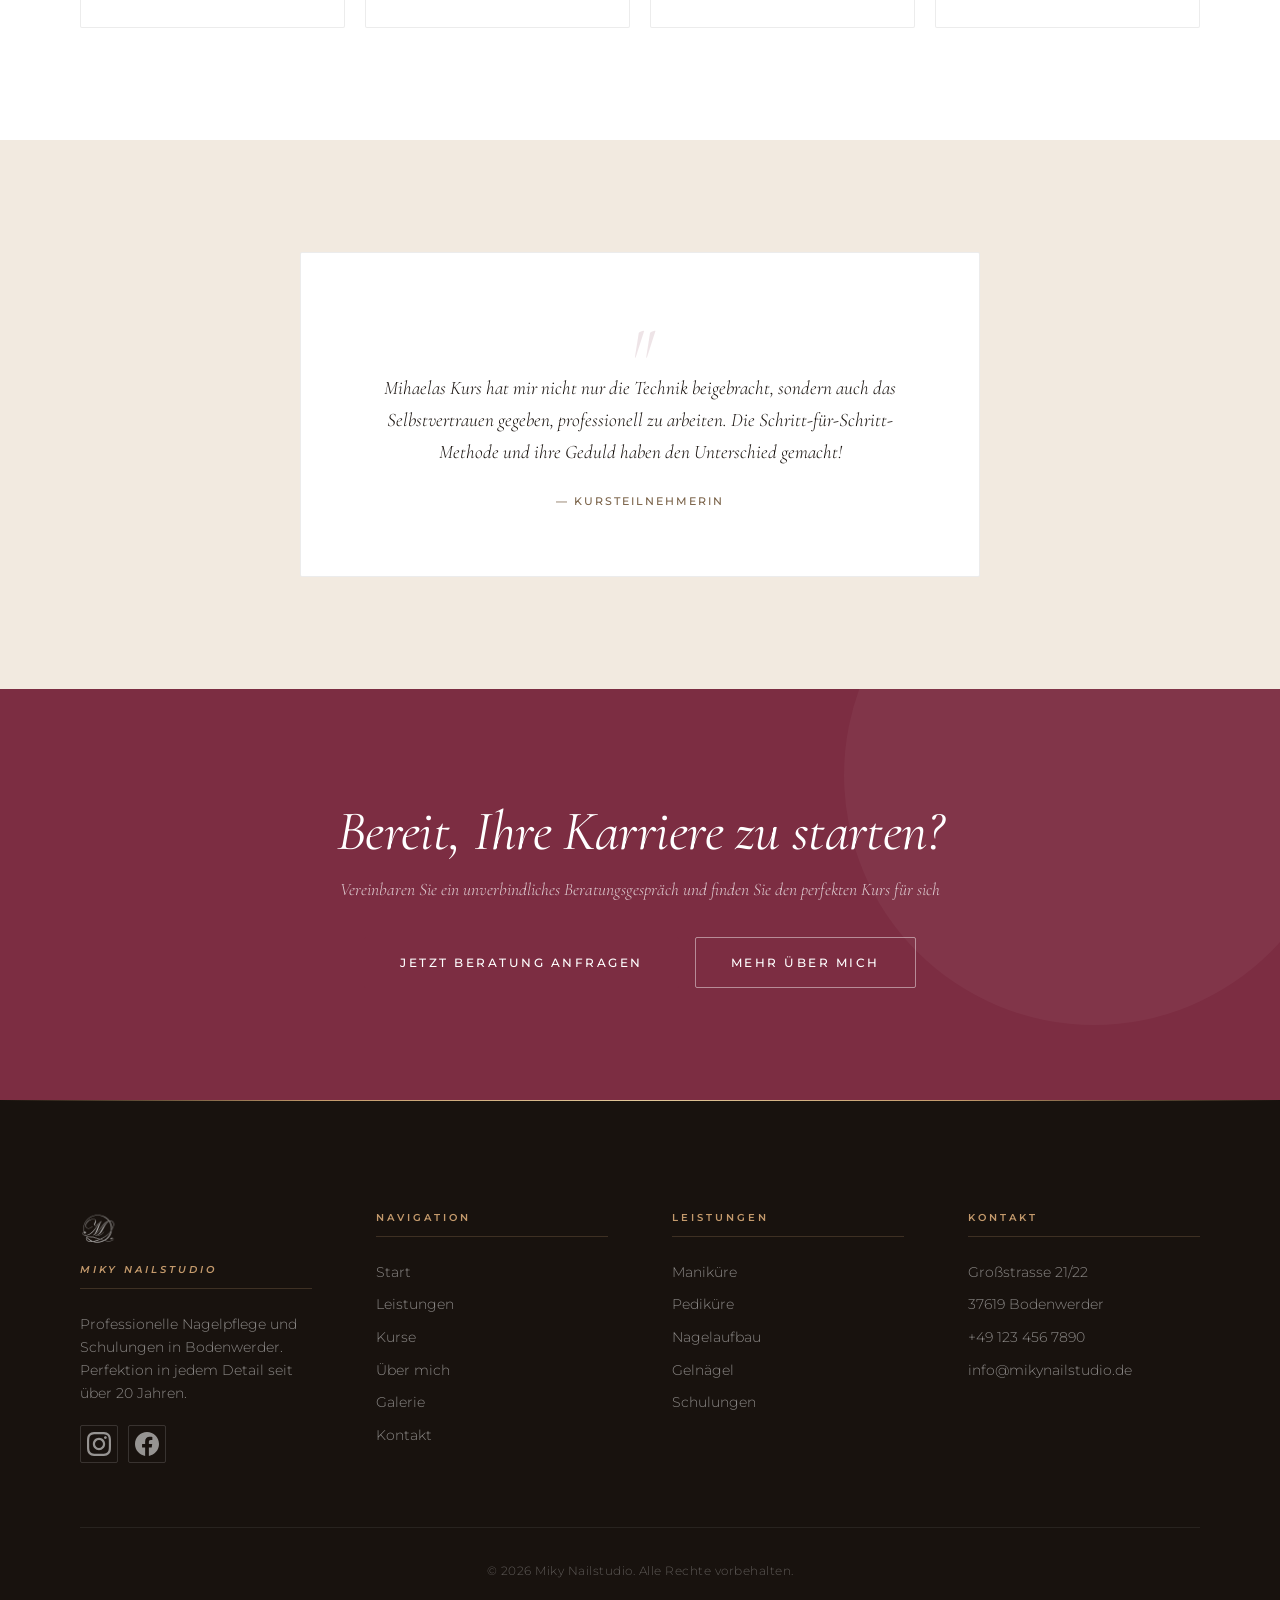
<file: kurse.html>
<!DOCTYPE html>
<html lang="de">
<head>
    <meta charset="UTF-8">
    <meta name="viewport" content="width=device-width, initial-scale=1.0">
    <meta name="description" content="Professionelle Nagelkurse und Schulungen in Bodenwerder. Basiskurs, Gel & Polygel, Nail Art – praxisnah mit Zertifikat bei Miky Nailstudio.">
    <title>Nagelkurse & Schulungen | Miky Nailstudio Bodenwerder</title>

    <!-- Open Graph -->
    <meta property="og:type"        content="website">
    <meta property="og:locale"      content="de_DE">
    <meta property="og:site_name"   content="Miky Nailstudio">
    <meta property="og:url"         content="https://mikynailstudio.de/kurse.html">
    <meta property="og:title"       content="Nagelkurse & Schulungen | Miky Nailstudio Bodenwerder">
    <meta property="og:description" content="Professionelle Nagelkurse für Einsteiger und Fortgeschrittene – praxisnah, strukturiert, mit Zertifikat.">
    <meta property="og:image"       content="https://mikynailstudio.de/images/hero.webp">
    <meta property="og:image:alt"   content="Professionelle Nagelpflege bei Miky Nailstudio Bodenwerder">

    <link rel="stylesheet" href="style.css">
    
    <!-- Premium Google Fonts -->
    <link rel="preconnect" href="https://fonts.googleapis.com">
    <link rel="preconnect" href="https://fonts.gstatic.com" crossorigin>
    <link href="https://fonts.googleapis.com/css2?family=Cormorant+Garamond:ital,wght@0,300;0,400;0,500;0,600;1,400;1,500&family=Montserrat:wght@300;400;500;600;700&family=Italiana&display=swap" rel="stylesheet">
</head>
<body>
<!-- Navigation -->
<nav class="navbar">
  <div class="container">
    <!-- CHANGE: Brand als SVG-Logo + Wortmarke -->
    <!-- WHY: SVG ist scharf auf allen Auflösungen und wirkt premium im Header -->
    <a href="index.html" class="brand" aria-label="Miky Nailstudio – Startseite">
      <img
        src="images/logo.svg"
        alt="Miky Nailstudio Logo"
        class="brand-logo"
        width="200"
        height="52"
        decoding="async"
        fetchpriority="high"
      >
      <span class="brand-wordmark">Miky Nailstudio</span>
    </a>


            <!-- Mobile Menu Toggle -->
            <button class="mobile-menu-toggle" aria-label="Menü öffnen">
                <span></span>
                <span></span>
                <span></span>
            </button>

            <!-- Navigation Menu -->
            <ul class="nav-menu">
                <li><a href="index.html" class="active">Start</a></li>
                <li><a href="leistungen.html">Leistungen</a></li>
                <li><a href="kurse.html">Kurse</a></li>
                <li><a href="ueber-mich.html">Über mich</a></li>
                <li><a href="galerie.html">Galerie</a></li>
                <li><a href="kontakt.html" class="cta-nav">Kontakt</a></li>
            </ul>
        </div>
    </nav>

    <!-- Page Header -->
    <section class="page-header">
        <div class="container">
            <span class="section-label">Schulungen</span>
            <h1>Professionelle Nagelkurse</h1>
            <p>Lernen Sie von über 20 Jahren Erfahrung – praxisnah, Schritt für Schritt, mit persönlicher Betreuung</p>
        </div>
    </section>

    <!-- Intro Section -->
    <section class="course-intro">
        <div class="container">
            <div class="intro-grid">
                <div class="intro-content">
                    <h2>Meine Philosophie beim Unterrichten</h2>
                    <p class="lead">Gutes Handwerk braucht Zeit, Geduld und die richtige Anleitung. In meinen Kursen lege ich Wert auf fundiertes Wissen, praktische Übung und individuelle Betreuung.</p>
                    <p>Mit über 20 Jahren Erfahrung in der Nagelbranche gebe ich mein Wissen mit Leidenschaft weiter. Jeder Kurs ist praxisnah aufgebaut: Sie lernen zunächst an der Übungshand, bevor Sie am Modell arbeiten – so gewinnen Sie Sicherheit und erzielen von Anfang an hochwertige Ergebnisse.</p>
                    
                    <div class="teaching-values">
                        <div class="value-item">
                            <strong>Schritt für Schritt</strong>
                            <p>Strukturierter Aufbau vom Basiswissen zur Perfektion</p>
                        </div>
                        <div class="value-item">
                            <strong>Praxisnah</strong>
                            <p>Übungshand → Modell → Selbstständiges Arbeiten</p>
                        </div>
                        <div class="value-item">
                            <strong>Individuelle Betreuung</strong>
                            <p>Kleine Gruppen oder Einzelunterricht für maximalen Lernerfolg</p>
                        </div>
                    </div>
                </div>
                <div class="intro-image">
                    <div class="image-placeholder"></div>
                </div>
            </div>
        </div>
    </section>

    <!-- Courses Section -->
    <section class="courses-list">
        <div class="container">
            <h2 class="section-title">Meine Kursangebote</h2>
            
            <!-- Course 1: Basisklurs -->
            <div class="course-card">
                <div class="course-header">
                    <div>
                        <span class="course-badge">Für Einsteiger</span>
                        <h3>Basiskurs Maniküre</h3>
                    </div>
                    <div class="course-duration">2-3 Tage</div>
                </div>
                <div class="course-content">
                    <p class="course-description">Der perfekte Einstieg in die Welt der professionellen Nagelpflege. Lernen Sie alle Grundlagen für eine perfekte Maniküre.</p>
                    
                    <h4>Kursinhalte:</h4>
                    <ul class="course-list">
                        <li>Anatomie des Nagels und Nagelerkrankungen</li>
                        <li>Hygiene- und Sterilisationsstandards</li>
                        <li>Richtige Werkzeugkunde und Handhabung</li>
                        <li>Nagelhautpflege und -entfernung</li>
                        <li>Nagelformgebung und Feiltechniken</li>
                        <li>Lackauftrag und French Manicure</li>
                        <li>Praxis: Übungshand und Modellarbeit</li>
                    </ul>

                    <div class="course-info-grid">
                        <div class="info-item">
                            <strong>Voraussetzungen:</strong>
                            <p>Keine – dieser Kurs ist für absolute Anfänger geeignet</p>
                        </div>
                        <div class="info-item">
                            <strong>Sie erhalten:</strong>
                            <p>Ausführliche Kursunterlagen, Zertifikat, Materialliste</p>
                        </div>
                    </div>

                    <a href="kontakt.html" class="btn btn-primary">Kurs anfragen</a>
                </div>
            </div>

            <!-- Course 2: Gel & Polygel -->
            <div class="course-card">
                <div class="course-header">
                    <div>
                        <span class="course-badge">Aufbaukurs</span>
                        <h3>Gel & Polygel Schulung</h3>
                    </div>
                    <div class="course-duration">3-4 Tage</div>
                </div>
                <div class="course-content">
                    <p class="course-description">Werden Sie Expertin für moderne Nagelmodellage. Lernen Sie den professionellen Umgang mit Gel- und Polygel-Systemen.</p>
                    
                    <h4>Kursinhalte:</h4>
                    <ul class="course-list">
                        <li>Einführung in Gel- und Polygel-Systeme</li>
                        <li>Materialkunde und Produktwahl</li>
                        <li>Nagelaufbau und -verstärkung</li>
                        <li>Nagelverlängerung mit Schablonen und Tips</li>
                        <li>Stärkende Polygel-Gele richtig anwenden</li>
                        <li>Formgebung und Feiltechniken für Kunstnägel</li>
                        <li>Problemlösungen und Reparaturen</li>
                        <li>Intensive Praxisübungen</li>
                    </ul>

                    <div class="course-info-grid">
                        <div class="info-item">
                            <strong>Voraussetzungen:</strong>
                            <p>Grundkenntnisse in Maniküre empfohlen (oder Basiskurs)</p>
                        </div>
                        <div class="info-item">
                            <strong>Sie erhalten:</strong>
                            <p>Kursunterlagen, Zertifikat, Starter-Kit mit Grundmaterialien</p>
                        </div>
                    </div>

                    <a href="kontakt.html" class="btn btn-primary">Kurs anfragen</a>
                </div>
            </div>

            <!-- Course 3: Nail Art -->
            <div class="course-card">
                <div class="course-header">
                    <div>
                        <span class="course-badge">Kreativ</span>
                        <h3>Nail Art & Design</h3>
                    </div>
                    <div class="course-duration">2 Tage</div>
                </div>
                <div class="course-content">
                    <p class="course-description">Bringen Sie Kreativität auf die Nägel! Lernen Sie verschiedene Designtechniken und setzen Sie individuelle Akzente.</p>
                    
                    <h4>Kursinhalte:</h4>
                    <ul class="course-list">
                        <li>Farbenlehre und Designgrundlagen</li>
                        <li>Verschiedene Pinsel und ihre Anwendung</li>
                        <li>Motive und Muster (Blumen, Geometrie, etc.)</li>
                        <li>Glitzer, Strasssteine und Effekte</li>
                        <li>Ombré und Farbverläufe</li>
                        <li>Stamping und Folien-Techniken</li>
                        <li>Saisonale Designs</li>
                    </ul>

                    <div class="course-info-grid">
                        <div class="info-item">
                            <strong>Voraussetzungen:</strong>
                            <p>Grundkenntnisse in Nagelmodellage</p>
                        </div>
                        <div class="info-item">
                            <strong>Sie erhalten:</strong>
                            <p>Design-Vorlagen, Ideenbuch, Zertifikat</p>
                        </div>
                    </div>

                    <a href="kontakt.html" class="btn btn-primary">Kurs anfragen</a>
                </div>
            </div>

            <!-- Course 4: Individual -->
            <div class="course-card featured">
                <div class="course-header">
                    <div>
                        <span class="course-badge gold">Individuell</span>
                        <h3>Einzelschulung nach Maß</h3>
                    </div>
                    <div class="course-duration">Nach Vereinbarung</div>
                </div>
                <div class="course-content">
                    <p class="course-description">Sie haben spezielle Wünsche oder möchten sich in einem bestimmten Bereich weiterbilden? Ich gestalte einen Kurs genau nach Ihren Bedürfnissen.</p>
                    
                    <h4>Mögliche Themen:</h4>
                    <ul class="course-list">
                        <li>Vertiefung einzelner Techniken</li>
                        <li>Problemnagelbehandlung</li>
                        <li>Business-Aufbau und Kundenberatung</li>
                        <li>Produktschulungen</li>
                        <li>Auffrischungskurse</li>
                        <li>Coaching für Nagelstudioeröffnung</li>
                    </ul>

                    <div class="course-info-grid">
                        <div class="info-item">
                            <strong>Format:</strong>
                            <p>Einzelunterricht mit 100% individueller Betreuung</p>
                        </div>
                        <div class="info-item">
                            <strong>Vorteile:</strong>
                            <p>Flexibler Zeitplan, Ihr Lerntempo, Ihre Themen</p>
                        </div>
                    </div>

                    <a href="kontakt.html" class="btn btn-primary">Beratungsgespräch vereinbaren</a>
                </div>
            </div>
        </div>
    </section>

    <!-- Why My Courses -->
    <section class="why-courses">
        <div class="container">
            <div class="section-header">
                <h2>Warum bei mir lernen?</h2>
                <p>Was meine Kurse besonders macht</p>
            </div>
            <div class="features-grid">
                <div class="feature-card">
                    <div class="feature-icon">📚</div>
                    <h3>20+ Jahre Erfahrung</h3>
                    <p>Profitieren Sie von meinem langjährigen Praxiswissen und bewährten Techniken aus über zwei Jahrzehnten.</p>
                </div>
                <div class="feature-card">
                    <div class="feature-icon">🎯</div>
                    <h3>Praxisnahe Ausbildung</h3>
                    <p>Kein trockenes Theoriewissen – Sie lernen hands-on am Modell und üben intensiv unter Anleitung.</p>
                </div>
                <div class="feature-card">
                    <div class="feature-icon">👥</div>
                    <h3>Kleine Gruppen</h3>
                    <p>Individuelle Betreuung statt Massenabfertigung. Ich nehme mir Zeit für Ihre Fragen und Ihr Tempo.</p>
                </div>
                <div class="feature-card">
                    <div class="feature-icon">✅</div>
                    <h3>Zertifikat & Support</h3>
                    <p>Sie erhalten ein Zertifikat und können mich auch nach dem Kurs bei Fragen kontaktieren.</p>
                </div>
            </div>
        </div>
    </section>

    <!-- Testimonial Placeholder -->
    <section class="testimonial-section">
        <div class="container">
            <div class="testimonial-card">
                <div class="quote-icon">"</div>
                <p class="testimonial-text">Mihaelas Kurs hat mir nicht nur die Technik beigebracht, sondern auch das Selbstvertrauen gegeben, professionell zu arbeiten. Die Schritt-für-Schritt-Methode und ihre Geduld haben den Unterschied gemacht!</p>
                <p class="testimonial-author">— Kursteilnehmerin</p>
            </div>
        </div>
    </section>

    <!-- CTA Section -->
    <section class="cta-section">
        <div class="container">
            <div class="cta-content">
                <h2>Bereit, Ihre Karriere zu starten?</h2>
                <p>Vereinbaren Sie ein unverbindliches Beratungsgespräch und finden Sie den perfekten Kurs für sich</p>
                <div class="cta-buttons">
                    <a href="kontakt.html" class="btn btn-primary">Jetzt Beratung anfragen</a>
                    <a href="ueber-mich.html" class="btn btn-outline-light">Mehr über mich</a>
                </div>
            </div>
        </div>
    </section>

<!-- Footer - Improved Premium Design with Logo -->
<footer class="footer">
    <div class="container">
        <div class="footer-grid">
            <!-- Brand Section with Logo -->
            <div class="footer-col">
                <a href="index.html" class="footer-brand" aria-label="Miky Nailstudio">
                    <img
                        src="images/logo.svg"
                        alt="Miky Nailstudio Logo"
                        class="footer-logo"
                        width="150"
                        height="39"
                        decoding="async"
                    >
                </a>
                <h4 class="footer-brand-title">Miky Nailstudio</h4>
                <p>Professionelle Nagelpflege und Schulungen in Bodenwerder. Perfektion in jedem Detail seit über 20 Jahren.</p>

                <div class="social-links">
                    <a href="https://www.instagram.com/mikynails_2022/" target="_blank" rel="noopener" aria-label="Instagram">
                        <svg width="24" height="24" viewBox="0 0 24 24" fill="currentColor">
                            <path d="M12 2.163c3.204 0 3.584.012 4.85.07 3.252.148 4.771 1.691 4.919 4.919.058 1.265.069 1.645.069 4.849 0 3.205-.012 3.584-.069 4.849-.149 3.225-1.664 4.771-4.919 4.919-1.266.058-1.644.07-4.85.07-3.204 0-3.584-.012-4.849-.07-3.26-.149-4.771-1.699-4.919-4.92-.058-1.265-.07-1.644-.07-4.849 0-3.204.013-3.583.07-4.849.149-3.227 1.664-4.771 4.919-4.919 1.266-.057 1.645-.069 4.849-.069zm0-2.163c-3.259 0-3.667.014-4.947.072-4.358.2-6.78 2.618-6.98 6.98-.059 1.281-.073 1.689-.073 4.948 0 3.259.014 3.668.072 4.948.2 4.358 2.618 6.78 6.98 6.98 1.281.058 1.689.072 4.948.072 3.259 0 3.668-.014 4.948-.072 4.354-.2 6.782-2.618 6.979-6.98.059-1.28.073-1.689.073-4.948 0-3.259-.014-3.667-.072-4.947-.196-4.354-2.617-6.78-6.979-6.98-1.281-.059-1.69-.073-4.949-.073zm0 5.838c-3.403 0-6.162 2.759-6.162 6.162s2.759 6.163 6.162 6.163 6.162-2.759 6.162-6.163c0-3.403-2.759-6.162-6.162-6.162zm0 10.162c-2.209 0-4-1.79-4-4 0-2.209 1.791-4 4-4s4 1.791 4 4c0 2.21-1.791 4-4 4zm6.406-11.845c-.796 0-1.441.645-1.441 1.44s.645 1.44 1.441 1.44c.795 0 1.439-.645 1.439-1.44s-.644-1.44-1.439-1.44z"/>
                        </svg>
                    </a>
                    <a href="https://www.facebook.com/mikynailstudio" target="_blank" rel="noopener" aria-label="Facebook">
                        <svg width="24" height="24" viewBox="0 0 24 24" fill="currentColor">
                            <path d="M24 12.073c0-6.627-5.373-12-12-12s-12 5.373-12 12c0 5.99 4.388 10.954 10.125 11.854v-8.385H7.078v-3.47h3.047V9.43c0-3.007 1.792-4.669 4.533-4.669 1.312 0 2.686.235 2.686.235v2.953H15.83c-1.491 0-1.956.925-1.956 1.874v2.25h3.328l-.532 3.47h-2.796v8.385C19.612 23.027 24 18.062 24 12.073z"/>
                        </svg>
                    </a>
                </div>
            </div>

            <!-- Navigation Links -->
            <div class="footer-col">
                <h4>Navigation</h4>
                <ul>
                    <li><a href="index.html">Start</a></li>
                    <li><a href="leistungen.html">Leistungen</a></li>
                    <li><a href="kurse.html">Kurse</a></li>
                    <li><a href="ueber-mich.html">Über mich</a></li>
                    <li><a href="galerie.html">Galerie</a></li>
                    <li><a href="kontakt.html">Kontakt</a></li>
                </ul>
            </div>

            <!-- Services Links -->
            <div class="footer-col">
                <h4>Leistungen</h4>
                <ul>
                    <li><a href="leistungen.html#manikuere">Maniküre</a></li>
                    <li><a href="leistungen.html#pediküre">Pediküre</a></li>
                    <li><a href="leistungen.html#nagelaufbau">Nagelaufbau</a></li>
                    <li><a href="leistungen.html#gelnägel">Gelnägel</a></li>
                    <li><a href="kurse.html">Schulungen</a></li>
                </ul>
            </div>

            <!-- Contact Info -->
            <div class="footer-col">
                <h4>Kontakt</h4>
                <ul>
                    <li>Großstrasse 21/22</li>
                    <li>37619 Bodenwerder</li>
                    <li><a href="tel:+491234567890">+49 123 456 7890</a></li>
                    <li><a href="mailto:info@mikynailstudio.de">info@mikynailstudio.de</a></li>
                </ul>
            </div>
        </div>

        <div class="footer-bottom">
            <p>&copy; 2026 Miky Nailstudio. Alle Rechte vorbehalten.</p>
        </div>
    </div>
</footer>

    <script src="script.js"></script>
</body>
</html>
</file>
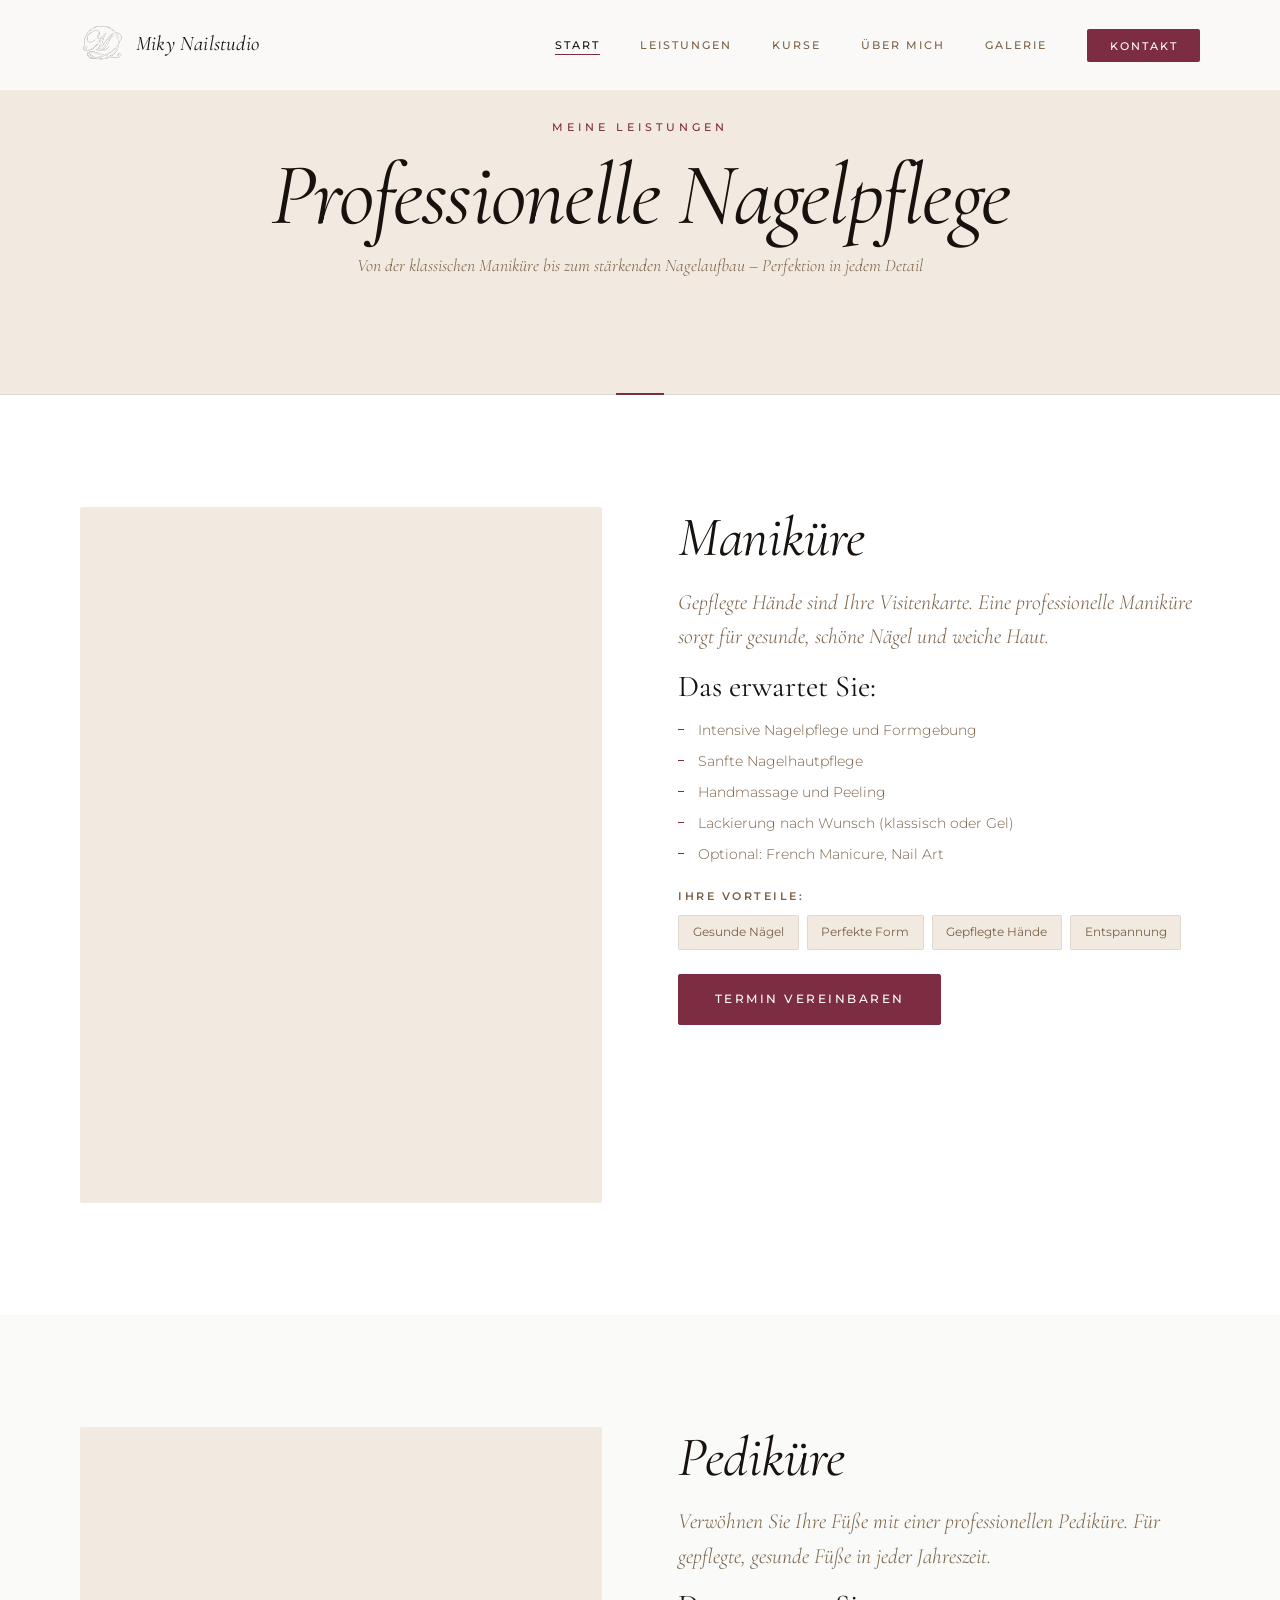
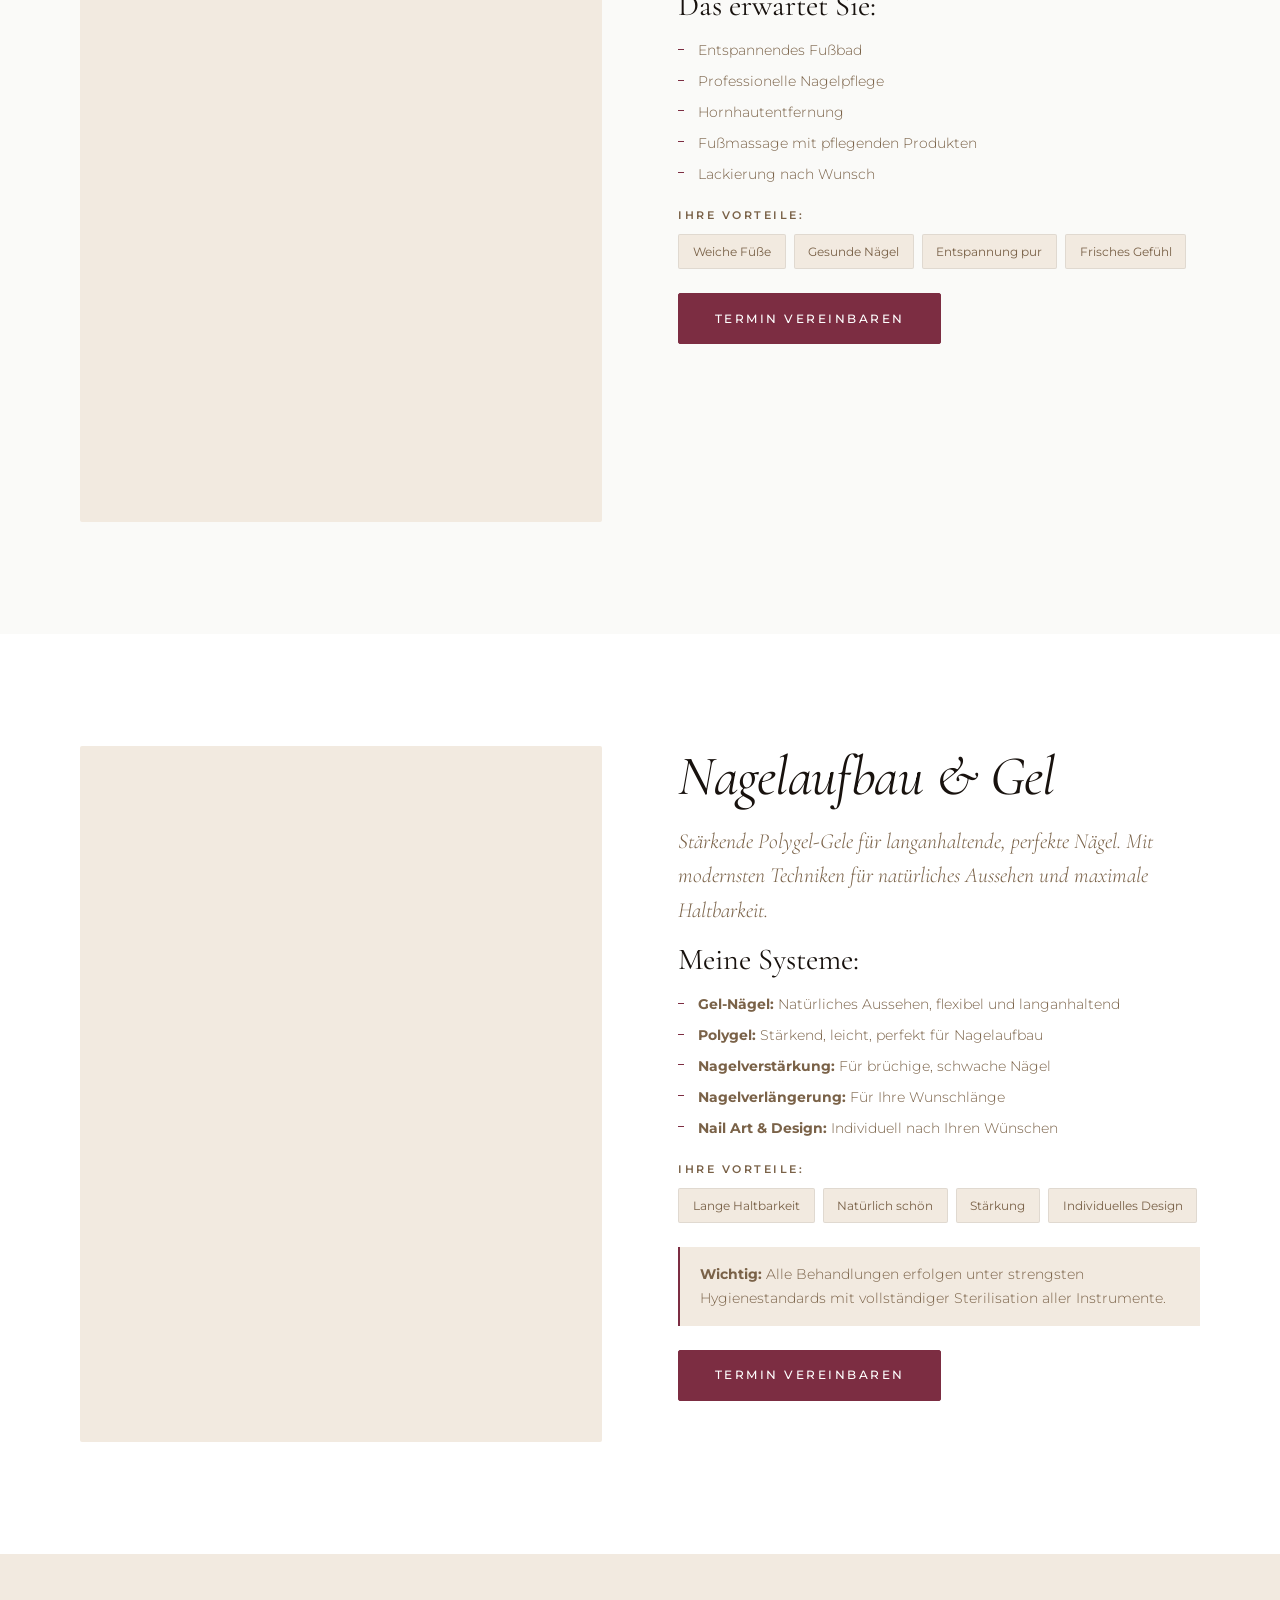
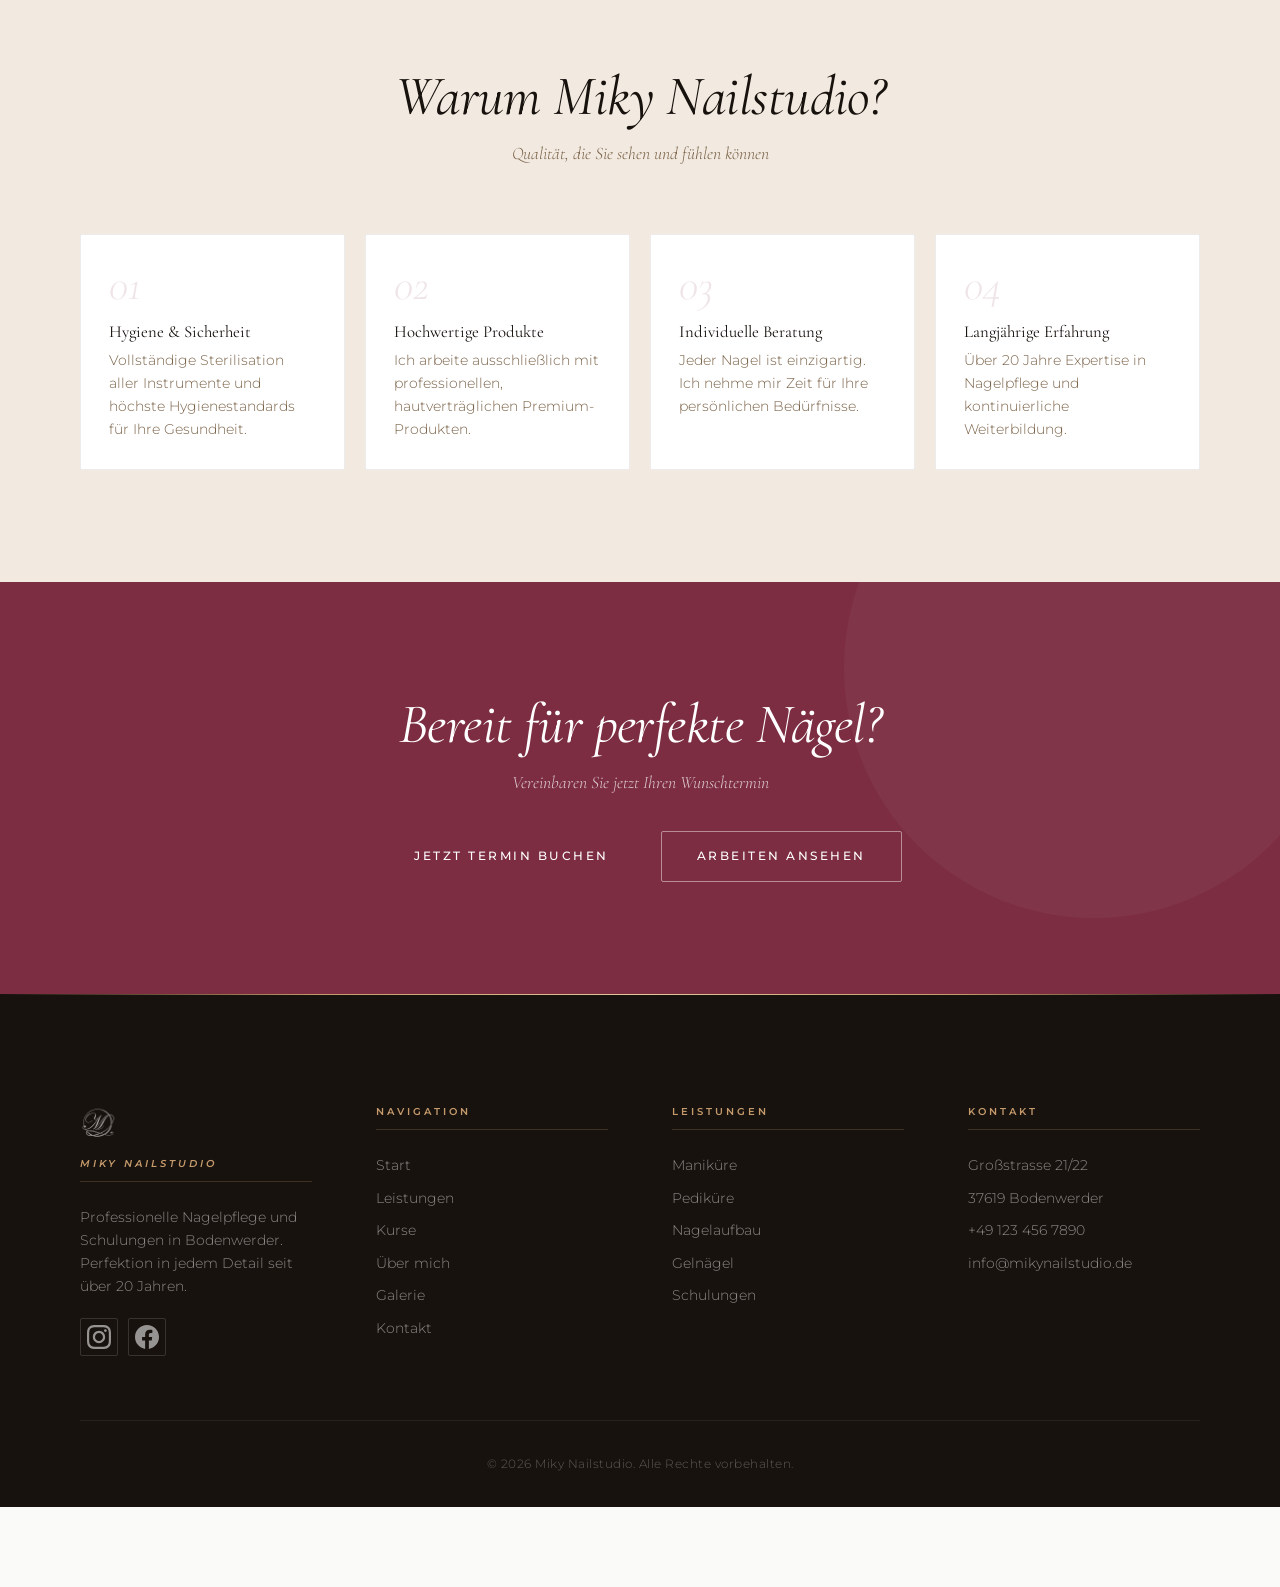
<file: leistungen.html>
<!DOCTYPE html>
<html lang="de">
<head>
    <meta charset="UTF-8">
    <meta name="viewport" content="width=device-width, initial-scale=1.0">
    <meta name="description" content="Maniküre, Pediküre und Nagelaufbau mit Gel- und Polygel-Systemen in Bodenwerder. Professionelle Nagelpflege bei Miky Nailstudio.">
    <title>Leistungen | Miky Nailstudio Bodenwerder</title>

    <!-- Open Graph -->
    <meta property="og:type"        content="website">
    <meta property="og:locale"      content="de_DE">
    <meta property="og:site_name"   content="Miky Nailstudio">
    <meta property="og:url"         content="https://mikynailstudio.de/leistungen.html">
    <meta property="og:title"       content="Leistungen | Miky Nailstudio Bodenwerder">
    <meta property="og:description" content="Maniküre, Pediküre und Nagelaufbau mit Gel- und Polygel-Systemen – professionell und sorgfältig ausgeführt.">
    <meta property="og:image"       content="https://mikynailstudio.de/images/hero.webp">
    <meta property="og:image:alt"   content="Professionelle Nagelpflege bei Miky Nailstudio Bodenwerder">

    <link rel="stylesheet" href="style.css">
    
    <!-- Premium Google Fonts -->
    <link rel="preconnect" href="https://fonts.googleapis.com">
    <link rel="preconnect" href="https://fonts.gstatic.com" crossorigin>
    <link href="https://fonts.googleapis.com/css2?family=Cormorant+Garamond:ital,wght@0,300;0,400;0,500;0,600;1,400;1,500&family=Montserrat:wght@300;400;500;600;700&family=Italiana&display=swap" rel="stylesheet">
</head>
<body>
<!-- Navigation -->
<nav class="navbar">
  <div class="container">
    <!-- CHANGE: Brand als SVG-Logo + Wortmarke -->
    <!-- WHY: SVG ist scharf auf allen Auflösungen und wirkt premium im Header -->
    <a href="index.html" class="brand" aria-label="Miky Nailstudio – Startseite">
      <img
        src="images/logo.svg"
        alt="Miky Nailstudio Logo"
        class="brand-logo"
        width="200"
        height="52"
        decoding="async"
        fetchpriority="high"
      >
      <span class="brand-wordmark">Miky Nailstudio</span>
    </a>


            <!-- Mobile Menu Toggle -->
            <button class="mobile-menu-toggle" aria-label="Menü öffnen">
                <span></span>
                <span></span>
                <span></span>
            </button>

            <!-- Navigation Menu -->
            <ul class="nav-menu">
                <li><a href="index.html" class="active">Start</a></li>
                <li><a href="leistungen.html">Leistungen</a></li>
                <li><a href="kurse.html">Kurse</a></li>
                <li><a href="ueber-mich.html">Über mich</a></li>
                <li><a href="galerie.html">Galerie</a></li>
                <li><a href="kontakt.html" class="cta-nav">Kontakt</a></li>
            </ul>
        </div>
    </nav>

    <!-- Page Header -->
    <section class="page-header">
        <div class="container">
            <span class="section-label">Meine Leistungen</span>
            <h1>Professionelle Nagelpflege</h1>
            <p>Von der klassischen Maniküre bis zum stärkenden Nagelaufbau – Perfektion in jedem Detail</p>
        </div>
    </section>

    <!-- Maniküre Section -->
    <section id="manikuere" class="service-detail">
        <div class="container">
            <div class="service-detail-grid">
                <div class="service-detail-image">
                    <div class="image-placeholder"></div>
                </div>
                <div class="service-detail-content">
                    <h2>Maniküre</h2>
                    <p class="lead">Gepflegte Hände sind Ihre Visitenkarte. Eine professionelle Maniküre sorgt für gesunde, schöne Nägel und weiche Haut.</p>
                    
                    <h3>Das erwartet Sie:</h3>
                    <ul class="service-list">
                        <li>Intensive Nagelpflege und Formgebung</li>
                        <li>Sanfte Nagelhautpflege</li>
                        <li>Handmassage und Peeling</li>
                        <li>Lackierung nach Wunsch (klassisch oder Gel)</li>
                        <li>Optional: French Manicure, Nail Art</li>
                    </ul>

                    <div class="service-benefits">
                        <h3>Ihre Vorteile:</h3>
                        <div class="benefit-tags">
                            <span>Gesunde Nägel</span>
                            <span>Perfekte Form</span>
                            <span>Gepflegte Hände</span>
                            <span>Entspannung</span>
                        </div>
                    </div>

                    <a href="kontakt.html" class="btn btn-primary">Termin vereinbaren</a>
                </div>
            </div>
        </div>
    </section>

    <!-- Pediküre Section -->
    <section id="pediküre" class="service-detail alt">
        <div class="container">
            <div class="service-detail-grid reverse">
                <div class="service-detail-content">
                    <h2>Pediküre</h2>
                    <p class="lead">Verwöhnen Sie Ihre Füße mit einer professionellen Pediküre. Für gepflegte, gesunde Füße in jeder Jahreszeit.</p>
                    
                    <h3>Das erwartet Sie:</h3>
                    <ul class="service-list">
                        <li>Entspannendes Fußbad</li>
                        <li>Professionelle Nagelpflege</li>
                        <li>Hornhautentfernung</li>
                        <li>Fußmassage mit pflegenden Produkten</li>
                        <li>Lackierung nach Wunsch</li>
                    </ul>

                    <div class="service-benefits">
                        <h3>Ihre Vorteile:</h3>
                        <div class="benefit-tags">
                            <span>Weiche Füße</span>
                            <span>Gesunde Nägel</span>
                            <span>Entspannung pur</span>
                            <span>Frisches Gefühl</span>
                        </div>
                    </div>

                    <a href="kontakt.html" class="btn btn-primary">Termin vereinbaren</a>
                </div>
                <div class="service-detail-image">
                    <div class="image-placeholder"></div>
                </div>
            </div>
        </div>
    </section>

    <!-- Nagelaufbau Section -->
    <section id="nagelaufbau" class="service-detail">
        <div class="container">
            <div class="service-detail-grid">
                <div class="service-detail-image">
                    <div class="image-placeholder"></div>
                </div>
                <div class="service-detail-content">
                    <h2>Nagelaufbau & Gel</h2>
                    <p class="lead">Stärkende Polygel-Gele für langanhaltende, perfekte Nägel. Mit modernsten Techniken für natürliches Aussehen und maximale Haltbarkeit.</p>
                    
                    <h3>Meine Systeme:</h3>
                    <ul class="service-list">
                        <li><strong>Gel-Nägel:</strong> Natürliches Aussehen, flexibel und langanhaltend</li>
                        <li><strong>Polygel:</strong> Stärkend, leicht, perfekt für Nagelaufbau</li>
                        <li><strong>Nagelverstärkung:</strong> Für brüchige, schwache Nägel</li>
                        <li><strong>Nagelverlängerung:</strong> Für Ihre Wunschlänge</li>
                        <li><strong>Nail Art & Design:</strong> Individuell nach Ihren Wünschen</li>
                    </ul>

                    <div class="service-benefits">
                        <h3>Ihre Vorteile:</h3>
                        <div class="benefit-tags">
                            <span>Lange Haltbarkeit</span>
                            <span>Natürlich schön</span>
                            <span>Stärkung</span>
                            <span>Individuelles Design</span>
                        </div>
                    </div>

                    <div class="info-box">
                        <strong>Wichtig:</strong> Alle Behandlungen erfolgen unter strengsten Hygienestandards mit vollständiger Sterilisation aller Instrumente.
                    </div>

                    <a href="kontakt.html" class="btn btn-primary">Termin vereinbaren</a>
                </div>
            </div>
        </div>
    </section>

    <!-- Why Choose Section -->
    <section class="why-choose">
        <div class="container">
            <div class="section-header">
                <h2>Warum Miky Nailstudio?</h2>
                <p>Qualität, die Sie sehen und fühlen können</p>
            </div>
            <div class="features-grid">
                <div class="feature-card">
                    <div class="feature-number">01</div>
                    <h3>Hygiene & Sicherheit</h3>
                    <p>Vollständige Sterilisation aller Instrumente und höchste Hygienestandards für Ihre Gesundheit.</p>
                </div>
                <div class="feature-card">
                    <div class="feature-number">02</div>
                    <h3>Hochwertige Produkte</h3>
                    <p>Ich arbeite ausschließlich mit professionellen, hautverträglichen Premium-Produkten.</p>
                </div>
                <div class="feature-card">
                    <div class="feature-number">03</div>
                    <h3>Individuelle Beratung</h3>
                    <p>Jeder Nagel ist einzigartig. Ich nehme mir Zeit für Ihre persönlichen Bedürfnisse.</p>
                </div>
                <div class="feature-card">
                    <div class="feature-number">04</div>
                    <h3>Langjährige Erfahrung</h3>
                    <p>Über 20 Jahre Expertise in Nagelpflege und kontinuierliche Weiterbildung.</p>
                </div>
            </div>
        </div>
    </section>

    <!-- CTA Section -->
    <section class="cta-section">
        <div class="container">
            <div class="cta-content">
                <h2>Bereit für perfekte Nägel?</h2>
                <p>Vereinbaren Sie jetzt Ihren Wunschtermin</p>
                <div class="cta-buttons">
                    <a href="kontakt.html" class="btn btn-primary">Jetzt Termin buchen</a>
                    <a href="galerie.html" class="btn btn-outline-light">Arbeiten ansehen</a>
                </div>
            </div>
        </div>
    </section>

<!-- Footer - Improved Premium Design with Logo -->
<footer class="footer">
    <div class="container">
        <div class="footer-grid">
            <!-- Brand Section with Logo -->
            <div class="footer-col">
                <a href="index.html" class="footer-brand" aria-label="Miky Nailstudio">
                    <img
                        src="images/logo.svg"
                        alt="Miky Nailstudio Logo"
                        class="footer-logo"
                        width="150"
                        height="39"
                        decoding="async"
                    >
                </a>
                <h4 class="footer-brand-title">Miky Nailstudio</h4>
                <p>Professionelle Nagelpflege und Schulungen in Bodenwerder. Perfektion in jedem Detail seit über 20 Jahren.</p>

                <div class="social-links">
                    <a href="https://www.instagram.com/mikynails_2022/" target="_blank" rel="noopener" aria-label="Instagram">
                        <svg width="24" height="24" viewBox="0 0 24 24" fill="currentColor">
                            <path d="M12 2.163c3.204 0 3.584.012 4.85.07 3.252.148 4.771 1.691 4.919 4.919.058 1.265.069 1.645.069 4.849 0 3.205-.012 3.584-.069 4.849-.149 3.225-1.664 4.771-4.919 4.919-1.266.058-1.644.07-4.85.07-3.204 0-3.584-.012-4.849-.07-3.26-.149-4.771-1.699-4.919-4.92-.058-1.265-.07-1.644-.07-4.849 0-3.204.013-3.583.07-4.849.149-3.227 1.664-4.771 4.919-4.919 1.266-.057 1.645-.069 4.849-.069zm0-2.163c-3.259 0-3.667.014-4.947.072-4.358.2-6.78 2.618-6.98 6.98-.059 1.281-.073 1.689-.073 4.948 0 3.259.014 3.668.072 4.948.2 4.358 2.618 6.78 6.98 6.98 1.281.058 1.689.072 4.948.072 3.259 0 3.668-.014 4.948-.072 4.354-.2 6.782-2.618 6.979-6.98.059-1.28.073-1.689.073-4.948 0-3.259-.014-3.667-.072-4.947-.196-4.354-2.617-6.78-6.979-6.98-1.281-.059-1.69-.073-4.949-.073zm0 5.838c-3.403 0-6.162 2.759-6.162 6.162s2.759 6.163 6.162 6.163 6.162-2.759 6.162-6.163c0-3.403-2.759-6.162-6.162-6.162zm0 10.162c-2.209 0-4-1.79-4-4 0-2.209 1.791-4 4-4s4 1.791 4 4c0 2.21-1.791 4-4 4zm6.406-11.845c-.796 0-1.441.645-1.441 1.44s.645 1.44 1.441 1.44c.795 0 1.439-.645 1.439-1.44s-.644-1.44-1.439-1.44z"/>
                        </svg>
                    </a>
                    <a href="https://www.facebook.com/mikynailstudio" target="_blank" rel="noopener" aria-label="Facebook">
                        <svg width="24" height="24" viewBox="0 0 24 24" fill="currentColor">
                            <path d="M24 12.073c0-6.627-5.373-12-12-12s-12 5.373-12 12c0 5.99 4.388 10.954 10.125 11.854v-8.385H7.078v-3.47h3.047V9.43c0-3.007 1.792-4.669 4.533-4.669 1.312 0 2.686.235 2.686.235v2.953H15.83c-1.491 0-1.956.925-1.956 1.874v2.25h3.328l-.532 3.47h-2.796v8.385C19.612 23.027 24 18.062 24 12.073z"/>
                        </svg>
                    </a>
                </div>
            </div>

            <!-- Navigation Links -->
            <div class="footer-col">
                <h4>Navigation</h4>
                <ul>
                    <li><a href="index.html">Start</a></li>
                    <li><a href="leistungen.html">Leistungen</a></li>
                    <li><a href="kurse.html">Kurse</a></li>
                    <li><a href="ueber-mich.html">Über mich</a></li>
                    <li><a href="galerie.html">Galerie</a></li>
                    <li><a href="kontakt.html">Kontakt</a></li>
                </ul>
            </div>

            <!-- Services Links -->
            <div class="footer-col">
                <h4>Leistungen</h4>
                <ul>
                    <li><a href="leistungen.html#manikuere">Maniküre</a></li>
                    <li><a href="leistungen.html#pediküre">Pediküre</a></li>
                    <li><a href="leistungen.html#nagelaufbau">Nagelaufbau</a></li>
                    <li><a href="leistungen.html#gelnägel">Gelnägel</a></li>
                    <li><a href="kurse.html">Schulungen</a></li>
                </ul>
            </div>

            <!-- Contact Info -->
            <div class="footer-col">
                <h4>Kontakt</h4>
                <ul>
                    <li>Großstrasse 21/22</li>
                    <li>37619 Bodenwerder</li>
                    <li><a href="tel:+491234567890">+49 123 456 7890</a></li>
                    <li><a href="mailto:info@mikynailstudio.de">info@mikynailstudio.de</a></li>
                </ul>
            </div>
        </div>

        <div class="footer-bottom">
            <p>&copy; 2026 Miky Nailstudio. Alle Rechte vorbehalten.</p>
        </div>
    </div>
</footer>

    <script src="script.js"></script>
</body>
</html>
</file>
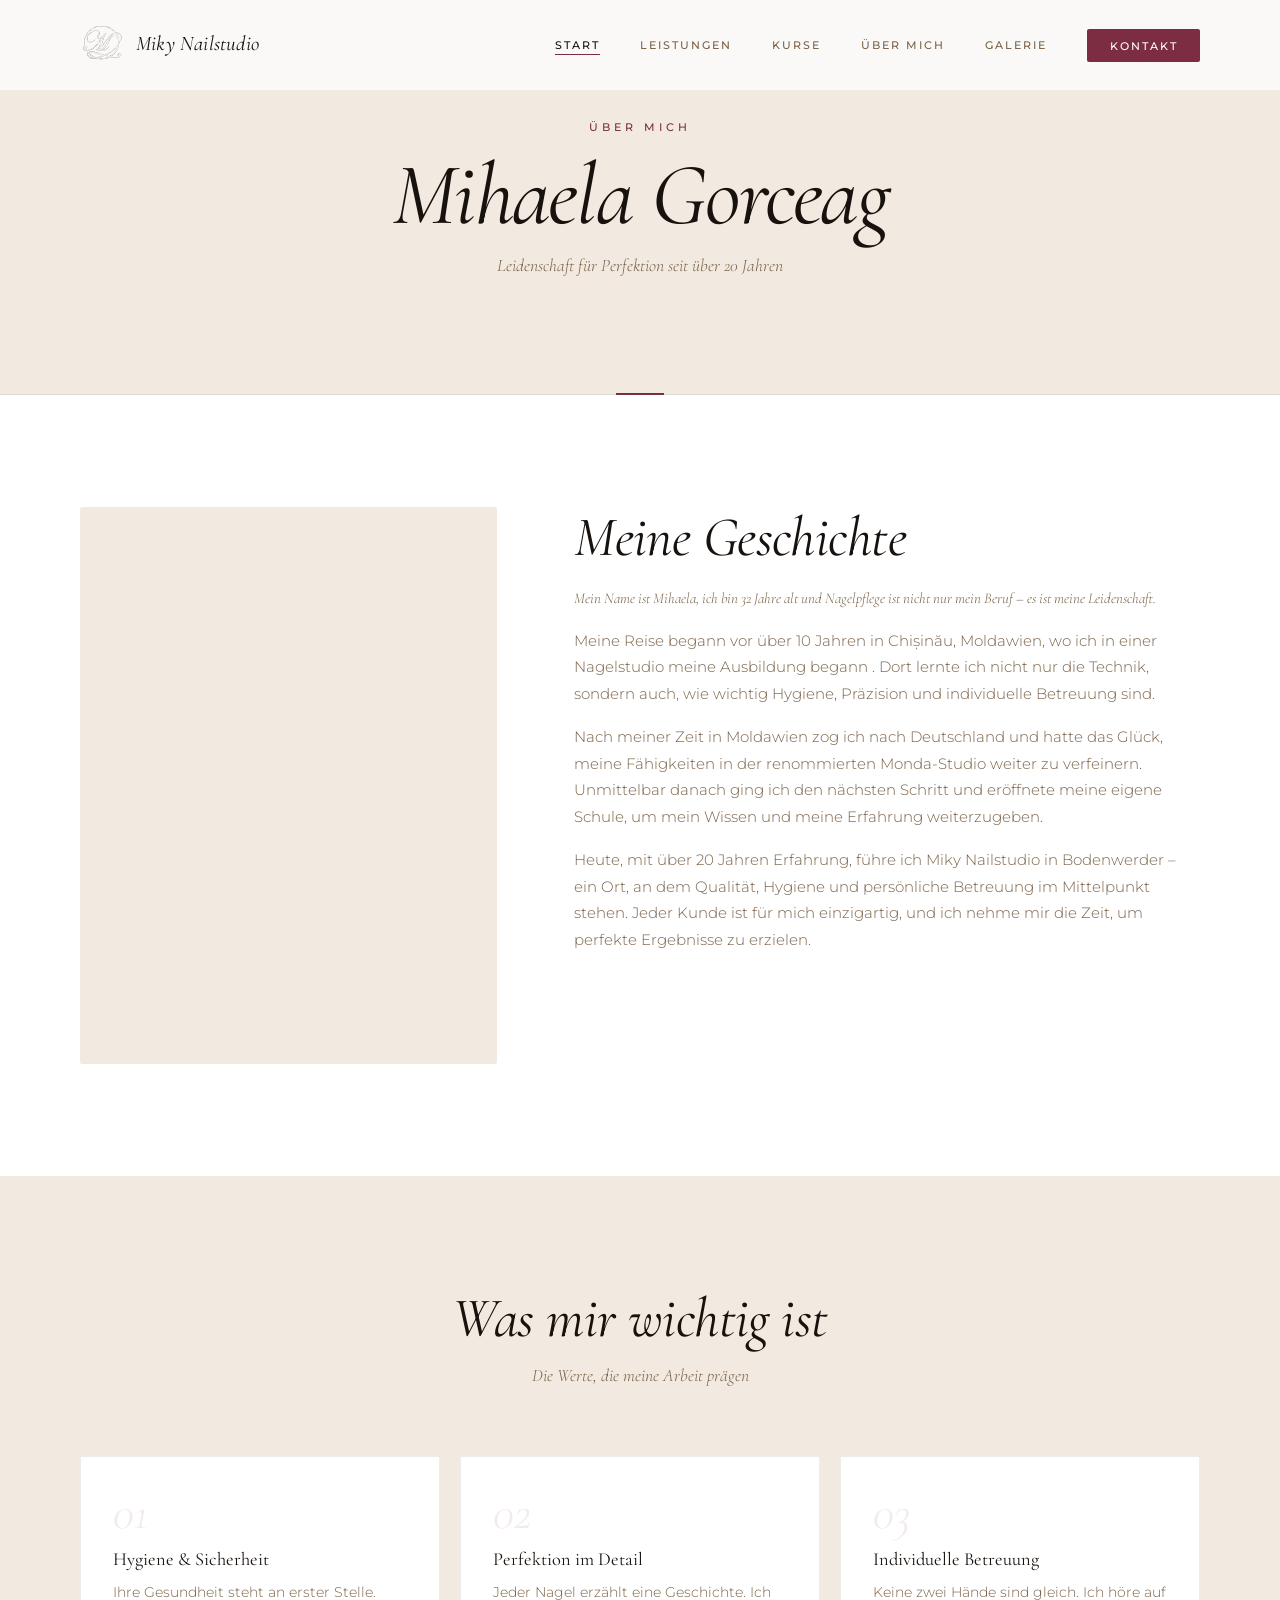
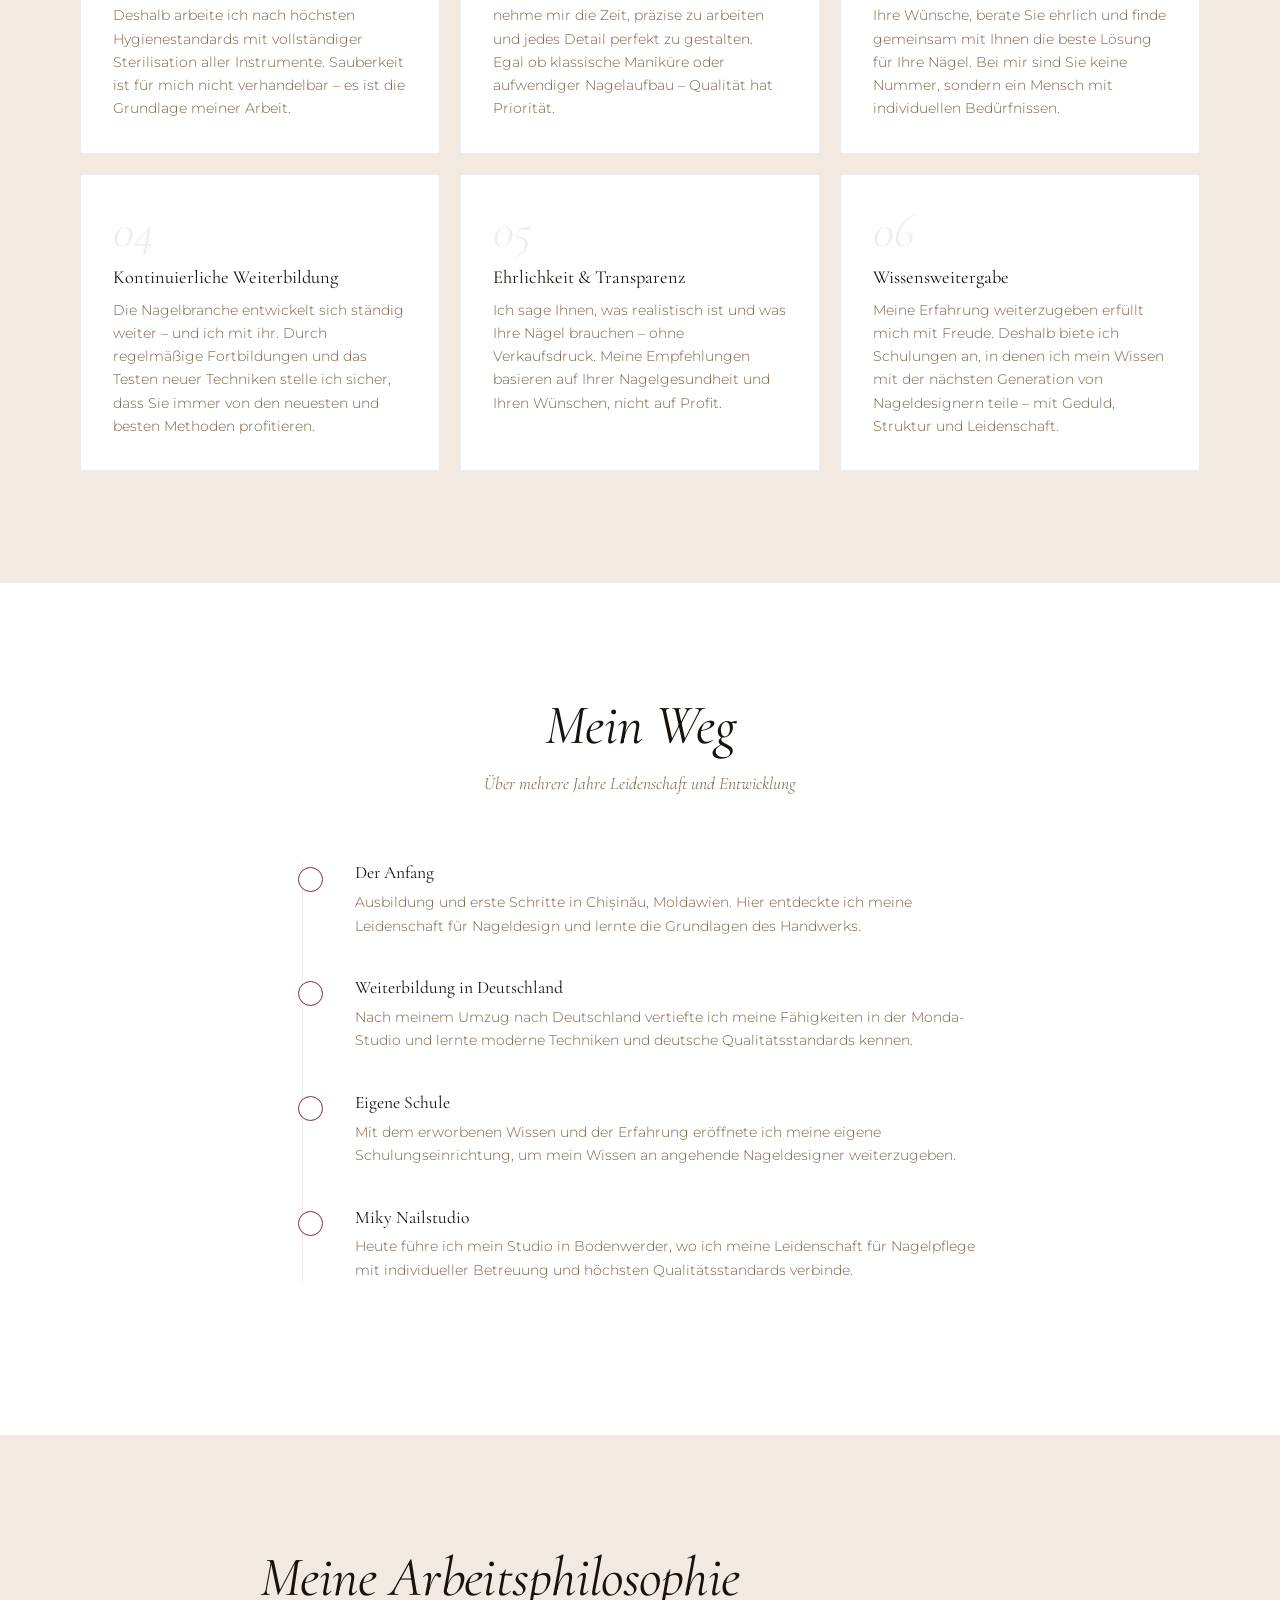
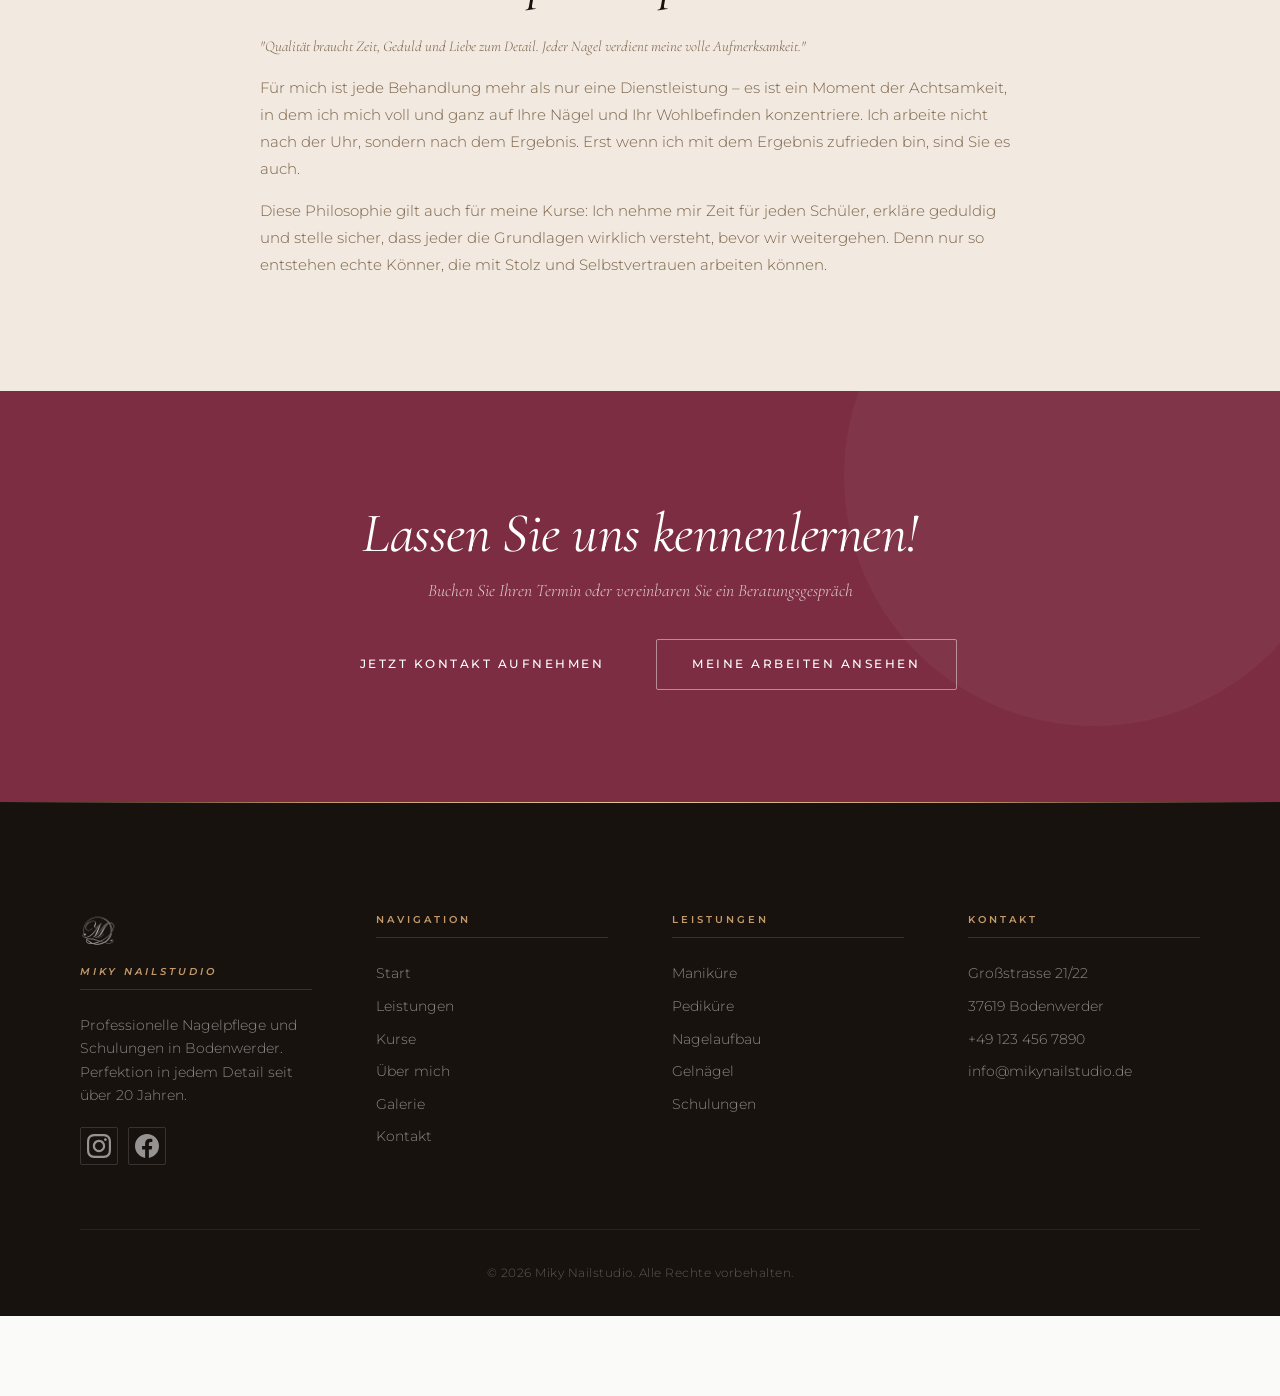
<file: ueber-mich.html>
<!DOCTYPE html>
<html lang="de">
<head>
    <meta charset="UTF-8">
    <meta name="viewport" content="width=device-width, initial-scale=1.0">
    <meta name="description" content="Mihaela Gorceag – Inhaberin von Miky Nailstudio in Bodenwerder. Leidenschaft für Nagelpflege und Schulungen seit über 20 Jahren.">
    <title>Über Mihaela Gorceag | Miky Nailstudio</title>

    <!-- Open Graph -->
    <meta property="og:type"        content="website">
    <meta property="og:locale"      content="de_DE">
    <meta property="og:site_name"   content="Miky Nailstudio">
    <meta property="og:url"         content="https://mikynailstudio.de/ueber-mich.html">
    <meta property="og:title"       content="Über Mihaela Gorceag | Miky Nailstudio">
    <meta property="og:description" content="Leidenschaft für Nagelpflege seit über 20 Jahren – Mihaela Gorceag stellt sich vor.">
    <meta property="og:image"       content="https://mikynailstudio.de/images/hero.webp">
    <meta property="og:image:alt"   content="Professionelle Nagelpflege bei Miky Nailstudio Bodenwerder">

    <link rel="stylesheet" href="style.css">
    
    <!-- Premium Google Fonts -->
    <link rel="preconnect" href="https://fonts.googleapis.com">
    <link rel="preconnect" href="https://fonts.gstatic.com" crossorigin>
    <link href="https://fonts.googleapis.com/css2?family=Cormorant+Garamond:ital,wght@0,300;0,400;0,500;0,600;1,400;1,500&family=Montserrat:wght@300;400;500;600;700&family=Italiana&display=swap" rel="stylesheet">
</head>
<body>

<!-- Navigation -->
<nav class="navbar">
  <div class="container">
    <!-- CHANGE: Brand als SVG-Logo + Wortmarke -->
    <!-- WHY: SVG ist scharf auf allen Auflösungen und wirkt premium im Header -->
    <a href="index.html" class="brand" aria-label="Miky Nailstudio – Startseite">
      <img
        src="images/logo.svg"
        alt="Miky Nailstudio Logo"
        class="brand-logo"
        width="200"
        height="52"
        decoding="async"
        fetchpriority="high"
      >
      <span class="brand-wordmark">Miky Nailstudio</span>
    </a>


            <!-- Mobile Menu Toggle -->
            <button class="mobile-menu-toggle" aria-label="Menü öffnen">
                <span></span>
                <span></span>
                <span></span>
            </button>

            <!-- Navigation Menu -->
            <ul class="nav-menu">
                <li><a href="index.html" class="active">Start</a></li>
                <li><a href="leistungen.html">Leistungen</a></li>
                <li><a href="kurse.html">Kurse</a></li>
                <li><a href="ueber-mich.html">Über mich</a></li>
                <li><a href="galerie.html">Galerie</a></li>
                <li><a href="kontakt.html" class="cta-nav">Kontakt</a></li>
            </ul>
        </div>
    </nav>

    <!-- Page Header -->
    <section class="page-header">
        <div class="container">
            <span class="section-label">Über mich</span>
            <h1>Mihaela Gorceag</h1>
            <p>Leidenschaft für Perfektion seit über 20 Jahren</p>
        </div>
    </section>

    <!-- About Story -->
    <section class="about-story">
        <div class="container">
            <div class="about-story-grid">
                <div class="story-image">
                    <div class="image-placeholder"></div>
                </div>
                <div class="story-content">
                    <h2>Meine Geschichte</h2>
                    <p class="lead">Mein Name ist Mihaela, ich bin 32 Jahre alt und Nagelpflege ist nicht nur mein Beruf – es ist meine Leidenschaft.</p>
                    
                    <p>Meine Reise begann vor über 10 Jahren in Chișinău, Moldawien, wo ich in einer Nagelstudio meine Ausbildung begann . Dort lernte ich nicht nur die Technik, sondern auch, wie wichtig Hygiene, Präzision und individuelle Betreuung sind.</p>
                    
                    <p>Nach meiner Zeit in Moldawien zog ich nach Deutschland und hatte das Glück, meine Fähigkeiten in der renommierten Monda-Studio weiter zu verfeinern. Unmittelbar danach ging ich den nächsten Schritt und eröffnete meine eigene Schule, um mein Wissen und meine Erfahrung weiterzugeben.</p>
                    
                    <p>Heute, mit über 20 Jahren Erfahrung, führe ich Miky Nailstudio in Bodenwerder – ein Ort, an dem Qualität, Hygiene und persönliche Betreuung im Mittelpunkt stehen. Jeder Kunde ist für mich einzigartig, und ich nehme mir die Zeit, um perfekte Ergebnisse zu erzielen.</p>
                </div>
            </div>
        </div>
    </section>

    <!-- Values Section -->
    <section class="my-values">
        <div class="container">
            <div class="section-header">
                <h2>Was mir wichtig ist</h2>
                <p>Die Werte, die meine Arbeit prägen</p>
            </div>
            <div class="values-grid-large">
                <div class="value-card">
                    <div class="value-number">01</div>
                    <h3>Hygiene & Sicherheit</h3>
                    <p>Ihre Gesundheit steht an erster Stelle. Deshalb arbeite ich nach höchsten Hygienestandards mit vollständiger Sterilisation aller Instrumente. Sauberkeit ist für mich nicht verhandelbar – es ist die Grundlage meiner Arbeit.</p>
                </div>
                <div class="value-card">
                    <div class="value-number">02</div>
                    <h3>Perfektion im Detail</h3>
                    <p>Jeder Nagel erzählt eine Geschichte. Ich nehme mir die Zeit, präzise zu arbeiten und jedes Detail perfekt zu gestalten. Egal ob klassische Maniküre oder aufwendiger Nagelaufbau – Qualität hat Priorität.</p>
                </div>
                <div class="value-card">
                    <div class="value-number">03</div>
                    <h3>Individuelle Betreuung</h3>
                    <p>Keine zwei Hände sind gleich. Ich höre auf Ihre Wünsche, berate Sie ehrlich und finde gemeinsam mit Ihnen die beste Lösung für Ihre Nägel. Bei mir sind Sie keine Nummer, sondern ein Mensch mit individuellen Bedürfnissen.</p>
                </div>
                <div class="value-card">
                    <div class="value-number">04</div>
                    <h3>Kontinuierliche Weiterbildung</h3>
                    <p>Die Nagelbranche entwickelt sich ständig weiter – und ich mit ihr. Durch regelmäßige Fortbildungen und das Testen neuer Techniken stelle ich sicher, dass Sie immer von den neuesten und besten Methoden profitieren.</p>
                </div>
                <div class="value-card">
                    <div class="value-number">05</div>
                    <h3>Ehrlichkeit & Transparenz</h3>
                    <p>Ich sage Ihnen, was realistisch ist und was Ihre Nägel brauchen – ohne Verkaufsdruck. Meine Empfehlungen basieren auf Ihrer Nagelgesundheit und Ihren Wünschen, nicht auf Profit.</p>
                </div>
                <div class="value-card">
                    <div class="value-number">06</div>
                    <h3>Wissensweitergabe</h3>
                    <p>Meine Erfahrung weiterzugeben erfüllt mich mit Freude. Deshalb biete ich Schulungen an, in denen ich mein Wissen mit der nächsten Generation von Nageldesignern teile – mit Geduld, Struktur und Leidenschaft.</p>
                </div>
            </div>
        </div>
    </section>

    <!-- Experience Timeline -->
    <section class="timeline-section">
        <div class="container">
            <div class="section-header">
                <h2>Mein Weg</h2>
                <p>Über mehrere Jahre Leidenschaft und Entwicklung</p>
            </div>
            <div class="timeline">
                <div class="timeline-item">
                    <div class="timeline-dot"></div>
                    <div class="timeline-content">
                        <h3>Der Anfang</h3>
                        <p>Ausbildung und erste Schritte in Chișinău, Moldawien. Hier entdeckte ich meine Leidenschaft für Nageldesign und lernte die Grundlagen des Handwerks.</p>
                    </div>
                </div>
                <div class="timeline-item">
                    <div class="timeline-dot"></div>
                    <div class="timeline-content">
                        <h3>Weiterbildung in Deutschland</h3>
                        <p>Nach meinem Umzug nach Deutschland vertiefte ich meine Fähigkeiten in der Monda-Studio und lernte moderne Techniken und deutsche Qualitätsstandards kennen.</p>
                    </div>
                </div>
                <div class="timeline-item">
                    <div class="timeline-dot"></div>
                    <div class="timeline-content">
                        <h3>Eigene Schule</h3>
                        <p>Mit dem erworbenen Wissen und der Erfahrung eröffnete ich meine eigene Schulungseinrichtung, um mein Wissen an angehende Nageldesigner weiterzugeben.</p>
                    </div>
                </div>
                <div class="timeline-item">
                    <div class="timeline-dot"></div>
                    <div class="timeline-content">
                        <h3>Miky Nailstudio</h3>
                        <p>Heute führe ich mein Studio in Bodenwerder, wo ich meine Leidenschaft für Nagelpflege mit individueller Betreuung und höchsten Qualitätsstandards verbinde.</p>
                    </div>
                </div>
            </div>
        </div>
    </section>

    <!-- Philosophy -->
    <section class="philosophy-section">
        <div class="container">
            <div class="philosophy-content">
                <h2>Meine Arbeitsphilosophie</h2>
                <p class="lead">"Qualität braucht Zeit, Geduld und Liebe zum Detail. Jeder Nagel verdient meine volle Aufmerksamkeit."</p>
                <p>Für mich ist jede Behandlung mehr als nur eine Dienstleistung – es ist ein Moment der Achtsamkeit, in dem ich mich voll und ganz auf Ihre Nägel und Ihr Wohlbefinden konzentriere. Ich arbeite nicht nach der Uhr, sondern nach dem Ergebnis. Erst wenn ich mit dem Ergebnis zufrieden bin, sind Sie es auch.</p>
                <p>Diese Philosophie gilt auch für meine Kurse: Ich nehme mir Zeit für jeden Schüler, erkläre geduldig und stelle sicher, dass jeder die Grundlagen wirklich versteht, bevor wir weitergehen. Denn nur so entstehen echte Könner, die mit Stolz und Selbstvertrauen arbeiten können.</p>
            </div>
        </div>
    </section>

    <!-- CTA Section -->
    <section class="cta-section">
        <div class="container">
            <div class="cta-content">
                <h2>Lassen Sie uns kennenlernen!</h2>
                <p>Buchen Sie Ihren Termin oder vereinbaren Sie ein Beratungsgespräch</p>
                <div class="cta-buttons">
                    <a href="kontakt.html" class="btn btn-primary">Jetzt Kontakt aufnehmen</a>
                    <a href="galerie.html" class="btn btn-outline-light">Meine Arbeiten ansehen</a>
                </div>
            </div>
        </div>
    </section>

 <!-- Footer - Improved Premium Design with Logo -->
<footer class="footer">
    <div class="container">
        <div class="footer-grid">
            <!-- Brand Section with Logo -->
            <div class="footer-col">
                <a href="index.html" class="footer-brand" aria-label="Miky Nailstudio">
                    <img
                        src="images/logo.svg"
                        alt="Miky Nailstudio Logo"
                        class="footer-logo"
                        width="150"
                        height="39"
                        decoding="async"
                    >
                </a>
                <h4 class="footer-brand-title">Miky Nailstudio</h4>
                <p>Professionelle Nagelpflege und Schulungen in Bodenwerder. Perfektion in jedem Detail seit über 20 Jahren.</p>

                <div class="social-links">
                    <a href="https://www.instagram.com/mikynails_2022/" target="_blank" rel="noopener" aria-label="Instagram">
                        <svg width="24" height="24" viewBox="0 0 24 24" fill="currentColor">
                            <path d="M12 2.163c3.204 0 3.584.012 4.85.07 3.252.148 4.771 1.691 4.919 4.919.058 1.265.069 1.645.069 4.849 0 3.205-.012 3.584-.069 4.849-.149 3.225-1.664 4.771-4.919 4.919-1.266.058-1.644.07-4.85.07-3.204 0-3.584-.012-4.849-.07-3.26-.149-4.771-1.699-4.919-4.92-.058-1.265-.07-1.644-.07-4.849 0-3.204.013-3.583.07-4.849.149-3.227 1.664-4.771 4.919-4.919 1.266-.057 1.645-.069 4.849-.069zm0-2.163c-3.259 0-3.667.014-4.947.072-4.358.2-6.78 2.618-6.98 6.98-.059 1.281-.073 1.689-.073 4.948 0 3.259.014 3.668.072 4.948.2 4.358 2.618 6.78 6.98 6.98 1.281.058 1.689.072 4.948.072 3.259 0 3.668-.014 4.948-.072 4.354-.2 6.782-2.618 6.979-6.98.059-1.28.073-1.689.073-4.948 0-3.259-.014-3.667-.072-4.947-.196-4.354-2.617-6.78-6.979-6.98-1.281-.059-1.69-.073-4.949-.073zm0 5.838c-3.403 0-6.162 2.759-6.162 6.162s2.759 6.163 6.162 6.163 6.162-2.759 6.162-6.163c0-3.403-2.759-6.162-6.162-6.162zm0 10.162c-2.209 0-4-1.79-4-4 0-2.209 1.791-4 4-4s4 1.791 4 4c0 2.21-1.791 4-4 4zm6.406-11.845c-.796 0-1.441.645-1.441 1.44s.645 1.44 1.441 1.44c.795 0 1.439-.645 1.439-1.44s-.644-1.44-1.439-1.44z"/>
                        </svg>
                    </a>
                    <a href="https://www.facebook.com/mikynailstudio" target="_blank" rel="noopener" aria-label="Facebook">
                        <svg width="24" height="24" viewBox="0 0 24 24" fill="currentColor">
                            <path d="M24 12.073c0-6.627-5.373-12-12-12s-12 5.373-12 12c0 5.99 4.388 10.954 10.125 11.854v-8.385H7.078v-3.47h3.047V9.43c0-3.007 1.792-4.669 4.533-4.669 1.312 0 2.686.235 2.686.235v2.953H15.83c-1.491 0-1.956.925-1.956 1.874v2.25h3.328l-.532 3.47h-2.796v8.385C19.612 23.027 24 18.062 24 12.073z"/>
                        </svg>
                    </a>
                </div>
            </div>

            <!-- Navigation Links -->
            <div class="footer-col">
                <h4>Navigation</h4>
                <ul>
                    <li><a href="index.html">Start</a></li>
                    <li><a href="leistungen.html">Leistungen</a></li>
                    <li><a href="kurse.html">Kurse</a></li>
                    <li><a href="ueber-mich.html">Über mich</a></li>
                    <li><a href="galerie.html">Galerie</a></li>
                    <li><a href="kontakt.html">Kontakt</a></li>
                </ul>
            </div>

            <!-- Services Links -->
            <div class="footer-col">
                <h4>Leistungen</h4>
                <ul>
                    <li><a href="leistungen.html#manikuere">Maniküre</a></li>
                    <li><a href="leistungen.html#pediküre">Pediküre</a></li>
                    <li><a href="leistungen.html#nagelaufbau">Nagelaufbau</a></li>
                    <li><a href="leistungen.html#gelnägel">Gelnägel</a></li>
                    <li><a href="kurse.html">Schulungen</a></li>
                </ul>
            </div>

            <!-- Contact Info -->
            <div class="footer-col">
                <h4>Kontakt</h4>
                <ul>
                    <li>Großstrasse 21/22</li>
                    <li>37619 Bodenwerder</li>
                    <li><a href="tel:+491234567890">+49 123 456 7890</a></li>
                    <li><a href="mailto:info@mikynailstudio.de">info@mikynailstudio.de</a></li>
                </ul>
            </div>
        </div>

        <div class="footer-bottom">
            <p>&copy; 2026 Miky Nailstudio. Alle Rechte vorbehalten.</p>
        </div>
    </div>
</footer>

    <script src="script.js"></script>
</body>
</html>
</file>
<file: style.css>
/* ============================================
   MIKY NAILSTUDIO — EDITORIAL LUXURY
   Direction C: Cormorant Garamond + Montserrat
   Palette: Off-white · Bordeaux · Warm Gold · Champagne
   ============================================ */

/* ── RESET ───────────────────────────────── */
*, *::before, *::after { margin: 0; padding: 0; box-sizing: border-box; }
img, video { display: block; max-width: 100%; }
button, input, select, textarea { font: inherit; }
a { text-decoration: none; }
ul { list-style: none; }

/* ── CUSTOM PROPERTIES ───────────────────── */
:root {
  --c-bg:          #FAFAF8;
  --c-bg-alt:      #F2EAE0;
  --c-surface:     #FFFFFF;
  --c-dark:        #18120E;
  --c-bordeaux:    #7C2D42;
  --c-bordeaux-lt: #A64E62;
  --c-gold:        #C49A6C;
  --c-gold-lt:     #E2C89A;
  --c-text:        #18120E;
  --c-text-muted:  #7A6248;
  --c-border:      rgba(124,45,66,0.12);
  --c-border-neu:  rgba(24,18,14,0.08);

  --font-serif: 'Cormorant Garamond', 'Cormorant', Georgia, serif;
  --font-sans:  'Montserrat', -apple-system, BlinkMacSystemFont, sans-serif;

  --sp-xs: 0.5rem;
  --sp-sm: 1rem;
  --sp-md: 2rem;
  --sp-lg: 4rem;
  --sp-xl: 7rem;

  --ease:      200ms cubic-bezier(0.4, 0, 0.2, 1);
  --ease-slow: 550ms cubic-bezier(0.4, 0, 0.2, 1);

  --sh-sm: 0 2px 10px rgba(24,18,14,0.06);
  --sh-md: 0 6px 28px rgba(24,18,14,0.09);
  --sh-lg: 0 14px 50px rgba(24,18,14,0.12);

  /* Legacy aliases */
  --color-dark:       var(--c-dark);
  --color-dark-gray:  #2A1A10;
  --color-gold:       var(--c-gold);
  --color-gold-light: var(--c-gold-lt);
  --color-gold-dark:  #9A7040;
  --color-white:      var(--c-surface);
  --color-cream:      var(--c-bg-alt);
  --color-light-gray: var(--c-bg-alt);
  --color-medium-gray: var(--c-text-muted);
  --shadow-sm: var(--sh-sm);
  --shadow-md: var(--sh-md);
  --shadow-lg: var(--sh-lg);
  --shadow-gold: 0 4px 20px rgba(196,154,108,0.20);
  --transition-fast: var(--ease);
  --transition-normal: var(--ease);
  --transition-slow: var(--ease-slow);
  --transition-spring: 0.5s cubic-bezier(0.34,1.2,0.64,1);
  --font-display: var(--font-serif);
  --font-heading: var(--font-serif);
  --font-body: var(--font-sans);
  --font-ui: var(--font-sans);
  --font-accent: var(--font-serif);
  --spacing-xs: var(--sp-xs);
  --spacing-sm: var(--sp-sm);
  --spacing-md: var(--sp-md);
  --spacing-lg: var(--sp-lg);
  --spacing-xl: var(--sp-xl);
}

/* ── BASE ────────────────────────────────── */
html { scroll-behavior: smooth; }

body {
  font-family: var(--font-sans);
  font-size: 16px;
  font-weight: 300;
  line-height: 1.75;
  color: var(--c-text);
  background: var(--c-bg);
  overflow-x: hidden;
  -webkit-font-smoothing: antialiased;
}

.container {
  max-width: 1200px;
  margin: 0 auto;
  padding: 0 clamp(1.5rem, 4vw, 2.5rem);
}

section { padding: var(--sp-xl) 0; }

/* ── TYPOGRAPHY ──────────────────────────── */
h1, h2, h3, h4 {
  font-family: var(--font-serif);
  font-weight: 400;
  line-height: 1.1;
}

h1 {
  font-size: clamp(3rem, 7.5vw, 5.5rem);
  font-style: italic;
  letter-spacing: -0.02em;
  line-height: 1.0;
}

h2 {
  font-size: clamp(2.1rem, 4.5vw, 3.5rem);
  font-style: italic;
  letter-spacing: -0.01em;
}

h3 {
  font-size: clamp(1.4rem, 2.5vw, 1.9rem);
}

h4 {
  font-family: var(--font-sans);
  font-size: 0.78rem;
  font-weight: 600;
  letter-spacing: 2px;
  text-transform: uppercase;
}

p { margin-bottom: 1rem; }

p:last-child { margin-bottom: 0; }

.lead {
  font-family: var(--font-serif);
  font-size: clamp(1.1rem, 1.8vw, 1.35rem);
  font-style: italic;
  color: var(--c-text-muted);
  line-height: 1.6;
  font-weight: 300;
}

.section-label {
  display: inline-block;
  font-family: var(--font-sans);
  font-size: 0.68rem;
  font-weight: 500;
  text-transform: uppercase;
  letter-spacing: 4px;
  color: var(--c-bordeaux);
  margin-bottom: 0.9rem;
}

.section-header {
  text-align: center;
  margin-bottom: var(--sp-lg);
}

.section-header p {
  font-family: var(--font-serif);
  font-style: italic;
  font-size: 1.1rem;
  color: var(--c-text-muted);
  margin: 0.75rem auto 0;
  max-width: 56ch;
}

.section-title {
  font-family: var(--font-serif);
  font-size: clamp(1.9rem, 4vw, 2.9rem);
  font-style: italic;
  margin-bottom: var(--sp-lg);
  padding-bottom: 1.25rem;
  border-bottom: 1px solid var(--c-border-neu);
}

/* ── BUTTONS ─────────────────────────────── */
.btn {
  display: inline-flex;
  align-items: center;
  justify-content: center;
  gap: 0.5rem;
  padding: 0.9rem 2.2rem;
  font-family: var(--font-sans);
  font-size: 0.72rem;
  font-weight: 500;
  text-transform: uppercase;
  letter-spacing: 2.5px;
  border: 1px solid transparent;
  border-radius: 2px;
  cursor: pointer;
  transition: background var(--ease), border-color var(--ease), color var(--ease), transform var(--ease), box-shadow var(--ease);
  white-space: nowrap;
}

.btn-primary {
  background: var(--c-bordeaux);
  color: #fff;
  border-color: var(--c-bordeaux);
}

.btn-primary:hover {
  background: var(--c-bordeaux-lt);
  border-color: var(--c-bordeaux-lt);
  transform: translateY(-1px);
  box-shadow: var(--sh-md);
}

.btn-secondary {
  background: transparent;
  color: var(--c-text);
  border-color: rgba(24,18,14,0.30);
}

.btn-secondary:hover {
  background: var(--c-text);
  border-color: var(--c-text);
  color: #fff;
  transform: translateY(-1px);
}

.btn-outline {
  background: transparent;
  color: var(--c-text);
  border-color: rgba(24,18,14,0.30);
}

.btn-outline:hover {
  background: var(--c-text);
  border-color: var(--c-text);
  color: #fff;
  transform: translateY(-1px);
}

.btn-outline-light {
  background: transparent;
  color: #fff;
  border-color: rgba(255,255,255,0.45);
}

.btn-outline-light:hover {
  background: rgba(255,255,255,0.10);
  border-color: rgba(255,255,255,0.75);
  transform: translateY(-1px);
}

/* ── NAVIGATION ──────────────────────────── */
.navbar {
  position: fixed;
  top: 0; left: 0; right: 0;
  background: rgba(250,250,248,0.95);
  -webkit-backdrop-filter: blur(16px);
  backdrop-filter: blur(16px);
  padding: 1.4rem 0;
  z-index: 1000;
  border-bottom: 1px solid transparent;
  transition: padding var(--ease), border-color var(--ease), box-shadow var(--ease);
}

.navbar.scrolled {
  padding: 1rem 0;
  border-bottom-color: var(--c-border-neu);
  box-shadow: 0 1px 20px rgba(24,18,14,0.05);
}

.navbar .container {
  display: flex;
  justify-content: space-between;
  align-items: center;
}

.brand {
  display: inline-flex;
  align-items: center;
  gap: 12px;
  cursor: pointer;
}

.brand-logo {
  height: 44px;
  width: auto;
  display: block;
  object-fit: contain;
  transition: opacity var(--ease);
}

.brand:hover .brand-logo { opacity: 0.7; }

.brand-wordmark {
  font-family: var(--font-serif);
  font-size: 1.3rem;
  font-style: italic;
  font-weight: 400;
  color: var(--c-dark);
  white-space: nowrap;
  letter-spacing: 0.01em;
}

.nav-menu {
  display: flex;
  align-items: center;
  gap: 2.5rem;
}

.nav-menu a {
  font-family: var(--font-sans);
  font-size: 0.70rem;
  font-weight: 500;
  text-transform: uppercase;
  letter-spacing: 2px;
  color: var(--c-text-muted);
  position: relative;
  transition: color var(--ease);
  cursor: pointer;
}

.nav-menu a::after {
  content: '';
  position: absolute;
  bottom: -3px; left: 0;
  width: 0; height: 1px;
  background: var(--c-bordeaux);
  transition: width var(--ease);
}

.nav-menu a:hover,
.nav-menu a.active {
  color: var(--c-dark);
}

.nav-menu a:hover::after,
.nav-menu a.active::after {
  width: 100%;
}

.nav-menu a.cta-nav {
  padding: 0.6rem 1.4rem;
  background: var(--c-bordeaux);
  color: #fff;
  border-radius: 2px;
}

.nav-menu a.cta-nav::after { display: none; }

.nav-menu a.cta-nav:hover {
  background: var(--c-bordeaux-lt);
  color: #fff;
}

.mobile-menu-toggle {
  display: none;
  flex-direction: column;
  gap: 5px;
  background: none;
  border: none;
  cursor: pointer;
  padding: 0.4rem;
}

.mobile-menu-toggle span {
  width: 24px;
  height: 1.5px;
  background: var(--c-dark);
  border-radius: 0;
  transition: all var(--ease);
}

.mobile-menu-toggle.active span:nth-child(1) {
  transform: rotate(45deg) translate(4.5px, 4.5px);
}
.mobile-menu-toggle.active span:nth-child(2) { opacity: 0; }
.mobile-menu-toggle.active span:nth-child(3) {
  transform: rotate(-45deg) translate(4.5px, -4.5px);
}

/* ── HERO ─────────────────────────────────── */
.hero {
  position: relative;
  background: var(--c-bg);
  padding: clamp(7rem,12vh,10rem) 0 clamp(4rem,8vh,7rem);
  overflow: hidden;
}

.hero::before {
  content: '';
  position: absolute;
  top: 0; left: 0; right: 0;
  height: 2px;
  background: var(--c-bordeaux);
}

.hero-content {
  position: relative;
  z-index: 1;
  display: grid;
  grid-template-columns: 1fr 1fr;
  gap: clamp(2.5rem, 5vw, 5rem);
  align-items: center;
}

.hero-text { order: 1; }
.hero-media { order: 2; }

.hero-media {
  border-radius: 2px;
  overflow: hidden;
}

.hero-img {
  width: 100%;
  height: auto;
  aspect-ratio: 4 / 5;
  object-fit: cover;
  display: block;
  transition: transform var(--ease-slow);
}

.hero-media:hover .hero-img { transform: scale(1.025); }

.hero-title {
  color: var(--c-dark);
  margin-bottom: 0;
  font-style: italic;
}

/* Thin bordeaux line under h1 */
.hero-title::after {
  content: '';
  display: block;
  width: 56px;
  height: 1px;
  background: var(--c-bordeaux);
  margin-top: 1.75rem;
}

.hero-subtitle {
  font-family: var(--font-sans);
  font-size: clamp(0.85rem, 1.2vw, 0.98rem);
  font-weight: 300;
  line-height: 1.8;
  color: var(--c-text-muted);
  margin: 1.75rem 0 2.25rem;
  letter-spacing: 0.02em;
}

.hero-buttons {
  display: flex;
  gap: 1rem;
  flex-wrap: wrap;
  align-items: center;
}

/* ── PAGE HEADER ─────────────────────────── */
.page-header {
  background: var(--c-bg-alt);
  padding: calc(var(--sp-xl) + 80px) 0 var(--sp-xl);
  margin-top: -80px;
  text-align: center;
  border-bottom: 1px solid var(--c-border-neu);
  position: relative;
}

.page-header::after {
  content: '';
  position: absolute;
  bottom: -1px; left: 50%;
  transform: translateX(-50%);
  width: 48px; height: 2px;
  background: var(--c-bordeaux);
}

.page-header h1 { color: var(--c-dark); margin-bottom: 0.75rem; }
.page-header p {
  font-family: var(--font-serif);
  font-style: italic;
  font-size: 1.1rem;
  color: var(--c-text-muted);
  margin: 0;
}

/* ── ABOUT PREVIEW ───────────────────────── */
.about-preview { background: var(--c-surface); }

.about-grid {
  display: grid;
  grid-template-columns: 5fr 6fr;
  gap: clamp(3rem, 6vw, 6rem);
  align-items: center;
}

.about-image,
.intro-image,
.story-image {
  width: 100%;
  aspect-ratio: 3 / 4;
  border-radius: 2px;
  overflow: hidden;
  background: var(--c-bg-alt);
}

.about-image-placeholder {
  width: 100%; height: 100%;
  background-size: cover;
  background-position: center;
  transition: transform var(--ease-slow);
}

.about-image:hover .about-image-placeholder { transform: scale(1.035); }

.about-content h2 { margin-bottom: 0.75rem; }
.about-content p {
  font-size: 0.93rem;
  line-height: 1.8;
  color: var(--c-text-muted);
}

/* ── SERVICES PREVIEW ────────────────────── */
.services-preview { background: var(--c-bg-alt); }

.services-grid {
  display: grid;
  grid-template-columns: repeat(auto-fit, minmax(260px, 1fr));
  gap: 1.25rem;
}

.service-card {
  position: relative;
  background: var(--c-surface);
  border-radius: 2px;
  overflow: hidden;
  border: 1px solid var(--c-border-neu);
  cursor: pointer;
  display: flex;
  flex-direction: column;
  transition: box-shadow var(--ease), transform var(--ease), border-color var(--ease);
}

.service-card:hover {
  box-shadow: var(--sh-md);
  transform: translateY(-4px);
  border-color: rgba(124,45,66,0.22);
}

.service-card::before {
  content: '';
  position: absolute;
  top: 0; left: 0; right: 0;
  height: 2px;
  background: var(--c-bordeaux);
  transform: scaleX(0);
  transform-origin: left;
  transition: transform var(--ease);
  z-index: 1;
}

.service-card:hover::before { transform: scaleX(1); }

.service-media {
  width: 100%;
  aspect-ratio: 4 / 5;
  overflow: hidden;
  position: relative;
  background: var(--c-bg-alt);
  display: grid;
  place-items: center;
  padding: 12px;
}

.service-media img {
  width: 100%; height: 100%;
  object-fit: contain;
  object-position: center;
  display: block;
  transition: transform var(--ease-slow);
  filter: saturate(1.02) contrast(1.02);
}

.service-card:hover .service-media img { transform: scale(1.04); }

.service-media-overlay {
  position: absolute;
  inset: 0;
  background: linear-gradient(to top, rgba(24,18,14,0.08), transparent 55%);
  pointer-events: none;
}

.service-body {
  padding: 1.5rem;
  display: flex;
  flex-direction: column;
  flex: 1;
}

.service-badge {
  display: inline-block;
  font-family: var(--font-sans);
  font-size: 0.62rem;
  font-weight: 500;
  text-transform: uppercase;
  letter-spacing: 3px;
  color: var(--c-bordeaux);
  margin-bottom: 0.4rem;
}

.service-body h3 {
  font-size: 1.45rem;
  margin-bottom: 0.5rem;
}

.service-icon { display: none; }

.service-body p {
  font-size: 0.88rem;
  color: var(--c-text-muted);
  line-height: 1.65;
  flex: 1;
  margin: 0;
}

.service-link {
  display: inline-flex;
  align-items: center;
  gap: 0.4rem;
  margin-top: 1.1rem;
  font-family: var(--font-sans);
  font-size: 0.68rem;
  font-weight: 600;
  text-transform: uppercase;
  letter-spacing: 2px;
  color: var(--c-bordeaux);
  transition: color var(--ease), gap var(--ease);
}

.service-link:hover { color: var(--c-bordeaux-lt); gap: 0.6rem; }

/* Featured card */
.service-card.featured {
  background: var(--c-dark);
  border-color: rgba(255,255,255,0.08);
}

.service-card.featured .service-badge { color: var(--c-gold-lt); }
.service-card.featured .service-body h3 { color: var(--c-gold); }
.service-card.featured .service-body p { color: rgba(255,255,255,0.60); }
.service-card.featured .service-link { color: rgba(255,255,255,0.70); }
.service-card.featured .service-link:hover { color: var(--c-gold-lt); }
.service-card.featured::before { background: var(--c-gold); }
.service-card.featured .service-media {
  background: rgba(255,255,255,0.04);
}

/* ── VALUES ──────────────────────────────── */
.values { background: var(--c-surface); }

.values-grid,
.premium-values {
  display: grid;
  grid-template-columns: repeat(auto-fit, minmax(230px, 1fr));
  gap: 1.5rem;
}

.value-item,
.premium-card {
  display: flex;
  flex-direction: column;
  padding: 1.75rem;
  border: 1px solid var(--c-border-neu);
  border-radius: 2px;
  cursor: default;
  transition: border-color var(--ease), box-shadow var(--ease);
}

.value-item:hover,
.premium-card:hover {
  border-color: rgba(124,45,66,0.22);
  box-shadow: var(--sh-sm);
}

.value-top {
  display: flex;
  align-items: flex-start;
  gap: 1rem;
  margin-bottom: 1rem;
}

.value-top h3 {
  margin: 0;
  font-size: 1.1rem;
  font-style: normal;
}

.value-icon {
  width: 40px; height: 40px;
  flex-shrink: 0;
  display: flex;
  align-items: center;
  justify-content: center;
  color: var(--c-bordeaux);
  border: 1px solid var(--c-border);
  border-radius: 2px;
  background: var(--c-bg-alt);
}

.value-item p,
.premium-card p {
  font-size: 0.88rem;
  color: var(--c-text-muted);
  line-height: 1.65;
  margin: 0;
}

/* Proof strip */
.values-proof {
  display: flex;
  justify-content: center;
  gap: 3rem;
  margin-top: var(--sp-lg);
  padding-top: var(--sp-md);
  border-top: 1px solid var(--c-border-neu);
  flex-wrap: wrap;
}

.proof-item {
  display: flex;
  align-items: center;
  gap: 0.6rem;
  font-family: var(--font-sans);
  font-size: 0.70rem;
  font-weight: 500;
  text-transform: uppercase;
  letter-spacing: 2px;
  color: var(--c-text-muted);
}

.proof-dot {
  width: 5px; height: 5px;
  border-radius: 50%;
  background: var(--c-bordeaux);
  flex-shrink: 0;
}

/* ── CTA SECTION ─────────────────────────── */
.cta-section {
  background: var(--c-bordeaux);
  color: #fff;
  position: relative;
  overflow: hidden;
}

.cta-section::before {
  content: '';
  position: absolute;
  top: -40%; right: -5%;
  width: 500px; height: 500px;
  border-radius: 50%;
  background: rgba(255,255,255,0.04);
  pointer-events: none;
}

/* Centered variant (inner pages) */
.cta-content {
  text-align: center;
  position: relative;
  z-index: 1;
  max-width: 680px;
  margin: 0 auto;
}

.cta-content h2 { color: #fff; margin-bottom: 0.75rem; }
.cta-content p {
  color: rgba(255,255,255,0.75);
  font-family: var(--font-serif);
  font-style: italic;
  font-size: 1.1rem;
  margin-bottom: 2rem;
}

.cta-buttons {
  display: flex;
  gap: 1rem;
  justify-content: center;
  flex-wrap: wrap;
}

/* Panel variant (index.html) */
.cta-panel {
  position: relative;
  z-index: 1;
  display: grid;
  grid-template-columns: 1fr auto;
  gap: clamp(2rem, 4vw, 4rem);
  align-items: center;
  padding: clamp(2rem, 4vw, 3.5rem);
  border: 1px solid rgba(255,255,255,0.18);
  border-radius: 2px;
  background: rgba(255,255,255,0.06);
}

.cta-kicker {
  display: inline-block;
  font-family: var(--font-sans);
  font-size: 0.65rem;
  font-weight: 500;
  text-transform: uppercase;
  letter-spacing: 4px;
  color: var(--c-gold-lt);
  margin-bottom: 0.75rem;
}

.cta-left h2 { color: #fff; margin-bottom: 0.75rem; }
.cta-left p {
  color: rgba(255,255,255,0.70);
  font-family: var(--font-serif);
  font-style: italic;
  font-size: 1.05rem;
  margin: 0;
  max-width: 52ch;
}

.cta-meta {
  display: flex;
  flex-direction: column;
  gap: 0.6rem;
  margin-top: 1.5rem;
}

.cta-meta-item {
  display: flex;
  align-items: center;
  gap: 0.6rem;
  font-family: var(--font-sans);
  font-size: 0.82rem;
  font-weight: 300;
  color: rgba(255,255,255,0.62);
}

.cta-meta-item svg { flex-shrink: 0; color: var(--c-gold-lt); }

.cta-right {
  display: flex;
  flex-direction: column;
  gap: 0.75rem;
  min-width: 200px;
}

.cta-btn-primary,
.cta-btn-secondary { text-align: center; }

.cta-note {
  font-size: 0.75rem;
  color: rgba(255,255,255,0.40);
  font-style: italic;
  font-family: var(--font-serif);
  text-align: center;
  margin: 0.2rem 0 0;
}

/* ── FOOTER ──────────────────────────────── */
.footer {
  background: var(--c-dark);
  color: rgba(255,255,255,0.65);
  padding: var(--sp-xl) 0 var(--sp-md);
  position: relative;
}

.footer::before {
  content: '';
  position: absolute;
  top: 0; left: 0; right: 0; height: 1px;
  background: linear-gradient(90deg, transparent, var(--c-gold), var(--c-gold-lt), var(--c-gold), transparent);
}

.footer-grid {
  display: grid;
  grid-template-columns: repeat(auto-fit, minmax(200px, 1fr));
  gap: var(--sp-lg);
  margin-bottom: var(--sp-lg);
}

.footer-col h4 {
  font-family: var(--font-sans);
  font-size: 0.65rem;
  font-weight: 600;
  text-transform: uppercase;
  letter-spacing: 3px;
  color: var(--c-gold);
  margin-bottom: 1.5rem;
  padding-bottom: 0.75rem;
  border-bottom: 1px solid rgba(196,154,108,0.22);
}

.footer-brand-title {
  font-family: var(--font-serif);
  font-size: 1.25rem;
  font-style: italic;
  color: rgba(255,255,255,0.90);
  font-weight: 400;
  margin-bottom: 0.75rem;
  letter-spacing: 0;
  text-transform: none;
  border: none;
  padding: 0;
}

.footer-col p {
  font-size: 0.85rem;
  line-height: 1.7;
  color: rgba(255,255,255,0.50);
  margin-bottom: 1.25rem;
}

.footer-col ul li { margin-bottom: 0.55rem; }

.footer-col ul li,
.footer-col ul li a {
  font-size: 0.85rem;
  color: rgba(255,255,255,0.50);
  transition: color var(--ease);
}

.footer-col ul li a:hover { color: var(--c-gold); }

.footer-brand {
  display: inline-flex;
  align-items: center;
  gap: 10px;
  margin-bottom: 1rem;
}

.footer-logo {
  height: 36px;
  width: auto;
  object-fit: contain;
  opacity: 0.80;
  filter: brightness(0) invert(1);
  transition: opacity var(--ease);
}

.footer-brand:hover .footer-logo { opacity: 1; }

.social-links {
  display: flex;
  gap: 0.65rem;
  margin-top: 1rem;
}

.social-links a {
  display: flex;
  align-items: center;
  justify-content: center;
  width: 38px; height: 38px;
  border: 1px solid rgba(255,255,255,0.14);
  border-radius: 2px;
  color: rgba(255,255,255,0.55);
  transition: all var(--ease);
  cursor: pointer;
}

.social-links a:hover {
  border-color: var(--c-gold);
  color: var(--c-gold);
  background: rgba(196,154,108,0.08);
}

.footer-bottom {
  border-top: 1px solid rgba(255,255,255,0.07);
  padding-top: var(--sp-md);
  text-align: center;
  font-size: 0.78rem;
  color: rgba(255,255,255,0.30);
  letter-spacing: 0.5px;
}

.footer-bottom p { margin: 0; }

/* ── IMAGE PLACEHOLDER ───────────────────── */
.image-placeholder {
  width: 100%; height: 100%;
  min-height: 300px;
  background: var(--c-bg-alt);
}

/* ── LEISTUNGEN ──────────────────────────── */
.service-detail { background: var(--c-surface); }
.service-detail.alt { background: var(--c-bg); }

.service-detail-grid {
  display: grid;
  grid-template-columns: 1fr 1fr;
  gap: clamp(3rem, 6vw, 6rem);
  align-items: start;
}

.service-detail-grid.reverse { direction: rtl; }
.service-detail-grid.reverse > * { direction: ltr; }

.service-detail-image {
  width: 100%;
  aspect-ratio: 3 / 4;
  overflow: hidden;
  border-radius: 2px;
  background: var(--c-bg-alt);
}

.service-detail-content h2 { margin-bottom: 1rem; }

.service-list {
  display: flex;
  flex-direction: column;
  gap: 0.45rem;
  margin: 1rem 0 1.5rem;
}

.service-list li {
  padding-left: 1.2rem;
  position: relative;
  font-size: 0.9rem;
  color: var(--c-text-muted);
  line-height: 1.65;
}

.service-list li::before {
  content: '';
  position: absolute;
  left: 0; top: 0.68em;
  width: 6px; height: 1px;
  background: var(--c-bordeaux);
}

.service-benefits { margin: 1.5rem 0; }

.service-benefits h3 {
  font-family: var(--font-sans);
  font-size: 0.68rem;
  font-weight: 600;
  font-style: normal;
  text-transform: uppercase;
  letter-spacing: 2.5px;
  color: var(--c-text-muted);
  margin-bottom: 0.75rem;
}

.benefit-tags {
  display: flex;
  flex-wrap: wrap;
  gap: 0.5rem;
}

.benefit-tags span {
  padding: 0.35rem 0.85rem;
  background: var(--c-bg-alt);
  border: 1px solid var(--c-border-neu);
  border-radius: 2px;
  font-size: 0.78rem;
  color: var(--c-text-muted);
  font-family: var(--font-sans);
  font-weight: 400;
}

.info-box {
  margin: 1.5rem 0;
  padding: 1rem 1.25rem;
  border-left: 2px solid var(--c-bordeaux);
  background: var(--c-bg-alt);
  font-size: 0.88rem;
  color: var(--c-text-muted);
  line-height: 1.65;
}

.why-choose { background: var(--c-bg-alt); }

.features-grid {
  display: grid;
  grid-template-columns: repeat(auto-fit, minmax(220px, 1fr));
  gap: 1.25rem;
}

.feature-card {
  padding: 1.75rem;
  background: var(--c-surface);
  border-radius: 2px;
  border: 1px solid var(--c-border-neu);
  cursor: default;
  transition: border-color var(--ease), box-shadow var(--ease), transform var(--ease);
}

.feature-card:hover {
  border-color: rgba(124,45,66,0.20);
  box-shadow: var(--sh-sm);
  transform: translateY(-2px);
}

.feature-number {
  font-family: var(--font-serif);
  font-size: 2.75rem;
  font-style: italic;
  color: rgba(124,45,66,0.12);
  line-height: 1;
  margin-bottom: 1rem;
  font-weight: 300;
}

.feature-icon {
  font-size: 1.3rem;
  margin-bottom: 0.75rem;
  color: var(--c-bordeaux);
}

.feature-card h3 {
  font-size: 1.05rem;
  font-style: normal;
  margin-bottom: 0.5rem;
}

.feature-card p {
  font-size: 0.87rem;
  color: var(--c-text-muted);
  line-height: 1.65;
  margin: 0;
}

/* ── KURSE ───────────────────────────────── */
.course-intro { background: var(--c-surface); }

.intro-grid {
  display: grid;
  grid-template-columns: 1fr 1fr;
  gap: clamp(3rem, 6vw, 6rem);
  align-items: start;
}

.intro-content h2 { margin-bottom: 1rem; }

.teaching-values {
  display: flex;
  flex-direction: column;
  gap: 0.85rem;
  margin-top: 2rem;
}

.teaching-values .value-item {
  padding: 1.1rem 1.25rem;
  border: 1px solid var(--c-border-neu);
  border-radius: 2px;
  background: var(--c-bg);
  flex-direction: row;
  align-items: flex-start;
  gap: 0;
}

.teaching-values .value-item strong {
  font-family: var(--font-sans);
  font-size: 0.72rem;
  font-weight: 600;
  text-transform: uppercase;
  letter-spacing: 1.5px;
  color: var(--c-dark);
  display: block;
  margin-bottom: 0.25rem;
}

.teaching-values .value-item p {
  font-size: 0.87rem;
  color: var(--c-text-muted);
  margin: 0;
}

.courses-list { background: var(--c-bg-alt); }

.course-card {
  background: var(--c-surface);
  border-radius: 2px;
  border: 1px solid var(--c-border-neu);
  margin-bottom: 1.25rem;
  overflow: hidden;
  transition: box-shadow var(--ease), border-color var(--ease);
}

.course-card:hover {
  box-shadow: var(--sh-md);
  border-color: rgba(124,45,66,0.20);
}

.course-card.featured { border-color: var(--c-bordeaux); border-width: 1.5px; }

.course-header {
  display: flex;
  justify-content: space-between;
  align-items: flex-start;
  padding: 1.75rem 2rem;
  border-bottom: 1px solid var(--c-border-neu);
  background: var(--c-bg);
}

.course-header h3 { font-size: 1.5rem; margin: 0.3rem 0 0; }

.course-badge {
  display: inline-block;
  font-family: var(--font-sans);
  font-size: 0.62rem;
  font-weight: 500;
  text-transform: uppercase;
  letter-spacing: 2.5px;
  color: var(--c-bordeaux);
  border: 1px solid var(--c-border);
  border-radius: 2px;
  padding: 0.25rem 0.6rem;
}

.course-badge.gold {
  color: var(--c-gold);
  border-color: rgba(196,154,108,0.35);
}

.course-duration {
  font-family: var(--font-sans);
  font-size: 0.72rem;
  font-weight: 500;
  text-transform: uppercase;
  letter-spacing: 1.5px;
  color: var(--c-text-muted);
  white-space: nowrap;
  margin-top: 0.2rem;
}

.course-content { padding: 2rem; }

.course-description {
  font-family: var(--font-serif);
  font-style: italic;
  font-size: 1.05rem;
  color: var(--c-text-muted);
  margin-bottom: 1.5rem;
  line-height: 1.6;
}

.course-content h4 {
  font-family: var(--font-sans);
  font-size: 0.68rem;
  font-weight: 600;
  text-transform: uppercase;
  letter-spacing: 2.5px;
  color: var(--c-text-muted);
  margin: 1.25rem 0 0.75rem;
}

.course-list {
  display: flex;
  flex-direction: column;
  gap: 0.4rem;
  margin-bottom: 1.5rem;
}

.course-list li {
  font-size: 0.9rem;
  color: var(--c-text-muted);
  padding-left: 1.2rem;
  position: relative;
  line-height: 1.55;
}

.course-list li::before {
  content: '';
  position: absolute;
  left: 0; top: 0.68em;
  width: 6px; height: 1px;
  background: var(--c-bordeaux);
}

.course-info-grid {
  display: grid;
  grid-template-columns: 1fr 1fr;
  gap: 1rem;
  margin: 1.25rem 0 1.75rem;
  padding: 1.25rem;
  background: var(--c-bg);
  border-radius: 2px;
  border: 1px solid var(--c-border-neu);
}

.course-info-grid .info-item strong {
  font-family: var(--font-sans);
  font-size: 0.68rem;
  font-weight: 600;
  text-transform: uppercase;
  letter-spacing: 1.5px;
  color: var(--c-dark);
  display: block;
  margin-bottom: 0.3rem;
}

.course-info-grid .info-item p {
  font-size: 0.85rem;
  color: var(--c-text-muted);
  margin: 0;
  line-height: 1.5;
}

.why-courses { background: var(--c-surface); }

.testimonial-section { background: var(--c-bg-alt); }

.testimonial-card {
  max-width: 680px;
  margin: 0 auto;
  text-align: center;
  padding: var(--sp-lg);
  border: 1px solid var(--c-border-neu);
  border-radius: 2px;
  background: var(--c-surface);
}

.quote-icon {
  font-family: var(--font-serif);
  font-size: 5rem;
  line-height: 1;
  color: rgba(124,45,66,0.13);
  font-style: italic;
  margin-bottom: -1.5rem;
}

.testimonial-text {
  font-family: var(--font-serif);
  font-style: italic;
  font-size: clamp(1.05rem, 1.5vw, 1.25rem);
  color: var(--c-text);
  line-height: 1.65;
  margin-bottom: 1.5rem;
}

.testimonial-author {
  font-family: var(--font-sans);
  font-size: 0.70rem;
  font-weight: 500;
  text-transform: uppercase;
  letter-spacing: 2px;
  color: var(--c-text-muted);
  margin: 0;
}

/* ── ÜBER-MICH ───────────────────────────── */
.about-story { background: var(--c-surface); }

.about-story-grid {
  display: grid;
  grid-template-columns: 2fr 3fr;
  gap: clamp(3rem, 6vw, 6rem);
  align-items: start;
}

.story-content h2 { margin-bottom: 1rem; }
.story-content p {
  font-size: 0.93rem;
  color: var(--c-text-muted);
  line-height: 1.8;
}

.my-values { background: var(--c-bg-alt); }

.values-grid-large {
  display: grid;
  grid-template-columns: repeat(auto-fit, minmax(270px, 1fr));
  gap: 1.25rem;
}

.value-card {
  padding: 2rem;
  background: var(--c-surface);
  border-radius: 2px;
  border: 1px solid var(--c-border-neu);
  cursor: default;
  transition: border-color var(--ease), box-shadow var(--ease);
}

.value-card:hover {
  border-color: rgba(124,45,66,0.20);
  box-shadow: var(--sh-sm);
}

.value-number {
  font-family: var(--font-serif);
  font-size: 3rem;
  font-style: italic;
  color: rgba(124,45,66,0.10);
  line-height: 1;
  margin-bottom: 0.75rem;
  font-weight: 300;
}

.value-card h3 { font-size: 1.15rem; font-style: normal; margin-bottom: 0.75rem; }
.value-card p { font-size: 0.88rem; color: var(--c-text-muted); line-height: 1.65; margin: 0; }

/* Timeline */
.timeline-section { background: var(--c-surface); }

.timeline {
  position: relative;
  max-width: 700px;
  margin: 0 auto;
}

.timeline::before {
  content: '';
  position: absolute;
  left: 12px; top: 0; bottom: 0;
  width: 1px;
  background: var(--c-border-neu);
}

.timeline-item {
  display: flex;
  gap: 2rem;
  margin-bottom: 2.5rem;
  padding-left: 0.5rem;
}

.timeline-dot {
  width: 25px; height: 25px;
  border-radius: 50%;
  border: 1px solid var(--c-bordeaux);
  background: var(--c-surface);
  flex-shrink: 0;
  margin-top: 0.2rem;
  position: relative;
  z-index: 1;
}

.timeline-content h3 { font-size: 1.1rem; font-style: normal; margin-bottom: 0.5rem; }
.timeline-content p { font-size: 0.9rem; color: var(--c-text-muted); line-height: 1.65; margin: 0; }

.philosophy-section { background: var(--c-bg-alt); }

.philosophy-content { max-width: 760px; margin: 0 auto; }
.philosophy-content h2 { margin-bottom: 1.5rem; }
.philosophy-content p { font-size: 0.93rem; color: var(--c-text-muted); line-height: 1.8; }

/* ── GALERIE ─────────────────────────────── */
.gallery-filter {
  background: var(--c-surface);
  padding: var(--sp-md) 0;
  border-bottom: 1px solid var(--c-border-neu);
}

.filter-buttons { display: flex; gap: 0.5rem; flex-wrap: wrap; }

.filter-btn {
  padding: 0.5rem 1.2rem;
  font-family: var(--font-sans);
  font-size: 0.68rem;
  font-weight: 500;
  text-transform: uppercase;
  letter-spacing: 2px;
  background: transparent;
  border: 1px solid rgba(24,18,14,0.15);
  border-radius: 2px;
  cursor: pointer;
  color: var(--c-text-muted);
  transition: all var(--ease);
}

.filter-btn:hover,
.filter-btn.active {
  background: var(--c-bordeaux);
  border-color: var(--c-bordeaux);
  color: #fff;
}

.gallery-section { background: var(--c-bg); }

.gallery-grid {
  display: grid;
  grid-template-columns: repeat(auto-fill, minmax(280px, 1fr));
  gap: 1rem;
}

.gallery-item {
  position: relative;
  overflow: hidden;
  border-radius: 2px;
  aspect-ratio: 1;
  cursor: pointer;
  background: var(--c-bg-alt);
}

.gallery-placeholder {
  width: 100%; height: 100%;
  background: var(--c-bg-alt);
  transition: transform var(--ease-slow);
}

.gallery-item:hover .gallery-placeholder { transform: scale(1.04); }

.gallery-overlay {
  position: absolute;
  inset: 0;
  background: rgba(24,18,14,0.55);
  display: flex;
  align-items: flex-end;
  padding: 1.25rem;
  opacity: 0;
  transition: opacity var(--ease);
}

.gallery-item:hover .gallery-overlay { opacity: 1; }

.gallery-overlay p {
  font-family: var(--font-sans);
  font-size: 0.72rem;
  font-weight: 400;
  text-transform: uppercase;
  letter-spacing: 2px;
  color: #fff;
  margin: 0;
}

.instagram-cta { background: var(--c-bg-alt); }

.instagram-content { text-align: center; max-width: 560px; margin: 0 auto; }
.instagram-content h2 { margin-bottom: 0.75rem; }
.instagram-content p {
  font-family: var(--font-serif);
  font-style: italic;
  font-size: 1.05rem;
  color: var(--c-text-muted);
  margin-bottom: 2rem;
}

/* ── KONTAKT ─────────────────────────────── */
.contact-section { background: var(--c-surface); }

.contact-grid {
  display: grid;
  grid-template-columns: 3fr 2fr;
  gap: clamp(3rem, 5vw, 5rem);
  align-items: start;
}

.contact-form-wrapper h2 { margin-bottom: 0.5rem; }

.form-intro {
  font-family: var(--font-serif);
  font-style: italic;
  font-size: 1rem;
  color: var(--c-text-muted);
  margin-bottom: 2rem;
}

.contact-form { display: flex; flex-direction: column; gap: 1.25rem; }

.form-group { display: flex; flex-direction: column; gap: 0.4rem; }

.form-group label {
  font-family: var(--font-sans);
  font-size: 0.68rem;
  font-weight: 500;
  text-transform: uppercase;
  letter-spacing: 1.5px;
  color: var(--c-text-muted);
}

.form-group input,
.form-group select,
.form-group textarea {
  padding: 0.85rem 1rem;
  background: var(--c-bg);
  border: 1px solid rgba(24,18,14,0.15);
  border-radius: 2px;
  font-family: var(--font-sans);
  font-size: 0.9rem;
  font-weight: 300;
  color: var(--c-text);
  outline: none;
  transition: border-color var(--ease);
  -webkit-appearance: none;
  appearance: none;
}

.form-group input:focus,
.form-group select:focus,
.form-group textarea:focus { border-color: var(--c-bordeaux); }

.form-group textarea { resize: vertical; min-height: 140px; line-height: 1.6; }

.form-row { display: grid; grid-template-columns: 1fr 1fr; gap: 1rem; }

.form-note {
  font-size: 0.78rem;
  color: var(--c-text-muted);
  margin: 0.25rem 0 0;
}

.contact-info-card,
.hours-card {
  padding: 1.75rem;
  background: var(--c-bg-alt);
  border-radius: 2px;
  border: 1px solid var(--c-border-neu);
  margin-bottom: 1.25rem;
}

.contact-info-card h3,
.hours-card h3 {
  font-size: 1.15rem;
  font-style: normal;
  margin-bottom: 1.25rem;
  padding-bottom: 0.75rem;
  border-bottom: 1px solid var(--c-border-neu);
}

.contact-section .info-item {
  display: flex;
  align-items: flex-start;
  gap: 1rem;
  margin-bottom: 1.25rem;
}

.info-icon {
  width: 36px; height: 36px;
  display: flex;
  align-items: center;
  justify-content: center;
  background: var(--c-surface);
  border: 1px solid var(--c-border-neu);
  border-radius: 2px;
  flex-shrink: 0;
  color: var(--c-bordeaux);
  font-size: 0.9rem;
}

.contact-section .info-item strong {
  font-family: var(--font-sans);
  font-size: 0.68rem;
  font-weight: 600;
  text-transform: uppercase;
  letter-spacing: 1.5px;
  color: var(--c-dark);
  display: block;
  margin-bottom: 0.3rem;
}

.contact-section .info-item a,
.contact-section .info-item p {
  font-size: 0.9rem;
  color: var(--c-text-muted);
  margin: 0;
  line-height: 1.55;
}

.contact-section .info-item a:hover { color: var(--c-bordeaux); }

.hours-note {
  font-family: var(--font-serif);
  font-style: italic;
  font-size: 0.9rem;
  color: var(--c-text-muted);
  margin-bottom: 1rem;
}

.hours-list { display: flex; flex-direction: column; gap: 0.55rem; }

.hours-item {
  display: flex;
  justify-content: space-between;
  font-size: 0.87rem;
  color: var(--c-text-muted);
  padding-bottom: 0.55rem;
  border-bottom: 1px solid rgba(24,18,14,0.05);
}

.hours-item:last-child { border-bottom: none; padding-bottom: 0; }

.map-placeholder {
  height: 360px;
  background: var(--c-bg-alt);
  position: relative;
  overflow: hidden;
}

.map-overlay {
  position: absolute;
  bottom: 0; left: 0; right: 0;
  padding: 1rem 2rem;
  background: rgba(24,18,14,0.72);
  -webkit-backdrop-filter: blur(4px);
  backdrop-filter: blur(4px);
}

.map-overlay p {
  font-family: var(--font-sans);
  font-size: 0.82rem;
  color: rgba(255,255,255,0.85);
  margin: 0;
  letter-spacing: 0.5px;
}

.faq-section { background: var(--c-bg); }

.faq-grid {
  display: grid;
  grid-template-columns: repeat(auto-fit, minmax(300px, 1fr));
  gap: 1.25rem;
}

.faq-item {
  padding: 1.75rem;
  background: var(--c-surface);
  border-radius: 2px;
  border: 1px solid var(--c-border-neu);
}

.faq-item h3 {
  font-family: var(--font-sans);
  font-size: 0.92rem;
  font-weight: 500;
  font-style: normal;
  margin-bottom: 0.75rem;
  color: var(--c-dark);
  line-height: 1.4;
}

.faq-item p {
  font-size: 0.87rem;
  color: var(--c-text-muted);
  line-height: 1.65;
  margin: 0;
}

/* ── SCROLL REVEAL ───────────────────────── */
.reveal {
  opacity: 0;
  transform: translateY(22px);
  transition: opacity 0.65s cubic-bezier(0.4,0,0.2,1),
              transform 0.65s cubic-bezier(0.4,0,0.2,1);
}

.reveal.visible { opacity: 1; transform: none; }

.reveal-group > * {
  opacity: 0;
  transform: translateY(18px);
  transition: opacity 0.55s cubic-bezier(0.4,0,0.2,1),
              transform 0.55s cubic-bezier(0.4,0,0.2,1);
}

.reveal-group.visible > * { opacity: 1; transform: none; }
.reveal-group.visible > *:nth-child(1) { transition-delay: 0ms; }
.reveal-group.visible > *:nth-child(2) { transition-delay: 80ms; }
.reveal-group.visible > *:nth-child(3) { transition-delay: 160ms; }
.reveal-group.visible > *:nth-child(4) { transition-delay: 240ms; }

/* ── UTILITIES ───────────────────────────── */
.sr-only {
  position: absolute;
  width: 1px; height: 1px;
  padding: 0; margin: -1px;
  overflow: hidden;
  clip: rect(0,0,0,0);
  white-space: nowrap;
  border-width: 0;
}

.hidden { display: none !important; }

:focus-visible {
  outline: 2px solid var(--c-bordeaux);
  outline-offset: 3px;
}

/* ── RESPONSIVE ──────────────────────────── */
@media (max-width: 1024px) {
  .contact-grid { grid-template-columns: 1fr; }
  .about-story-grid { grid-template-columns: 1fr 1fr; }
}

@media (max-width: 768px) {
  :root { --sp-lg: 3rem; --sp-xl: 4.5rem; }

  .nav-menu {
    position: fixed;
    top: 0; right: -100%;
    width: min(85vw, 320px);
    height: 100vh;
    background: var(--c-surface);
    flex-direction: column;
    justify-content: center;
    gap: 2rem;
    padding: 3rem 2.5rem;
    transition: right var(--ease-slow);
    box-shadow: -4px 0 24px rgba(24,18,14,0.10);
    border-left: 1px solid var(--c-border-neu);
    z-index: 1001;
  }

  .nav-menu.active { right: 0; }
  .nav-menu a { font-size: 0.82rem; letter-spacing: 2.5px; }
  .mobile-menu-toggle { display: flex; }

  .hero-content { grid-template-columns: 1fr; gap: 2.5rem; }
  .hero-media { order: 1; }
  .hero-text { order: 2; }

  .about-grid,
  .service-detail-grid,
  .intro-grid,
  .about-story-grid,
  .contact-grid { grid-template-columns: 1fr; }

  .service-detail-grid.reverse { direction: ltr; }

  .cta-panel { grid-template-columns: 1fr; }
  .cta-right { min-width: auto; flex-direction: row; flex-wrap: wrap; }

  .hero-buttons,
  .cta-buttons { flex-direction: column; align-items: stretch; }

  .hero-buttons .btn,
  .cta-buttons .btn { width: 100%; text-align: center; }

  .brand-wordmark { font-size: 1.1rem; }
  .brand-logo { height: 36px; }

  .footer-grid { grid-template-columns: 1fr; }
  .footer-col { text-align: center; }
  .footer-brand { justify-content: center; }
  .social-links { justify-content: center; }

  .form-row { grid-template-columns: 1fr; }
  .course-info-grid { grid-template-columns: 1fr; }
  .values-proof { gap: 1.5rem; }
}

@media (max-width: 480px) {
  :root { --sp-md: 1.25rem; --sp-lg: 2.5rem; --sp-xl: 3.5rem; }
  body { font-size: 15px; }
  .container { padding: 0 1.25rem; }
  h1 { font-size: clamp(2.5rem, 10vw, 3.25rem); }
  h2 { font-size: clamp(1.85rem, 7vw, 2.4rem); }
  .brand-wordmark { font-size: 1rem; }
  .brand-logo { height: 30px; }
  .gallery-grid { grid-template-columns: repeat(2, 1fr); }
  .cta-right { flex-direction: column; }
  .values-proof { flex-direction: column; align-items: center; gap: 1rem; }
}

/* ── REDUCED MOTION ──────────────────────── */
@media (prefers-reduced-motion: reduce) {
  *, *::before, *::after {
    animation-duration: 0.01ms !important;
    animation-iteration-count: 1 !important;
    transition-duration: 0.01ms !important;
  }
  html { scroll-behavior: auto; }
  .reveal, .reveal-group > * { opacity: 1 !important; transform: none !important; }
}
</file>
